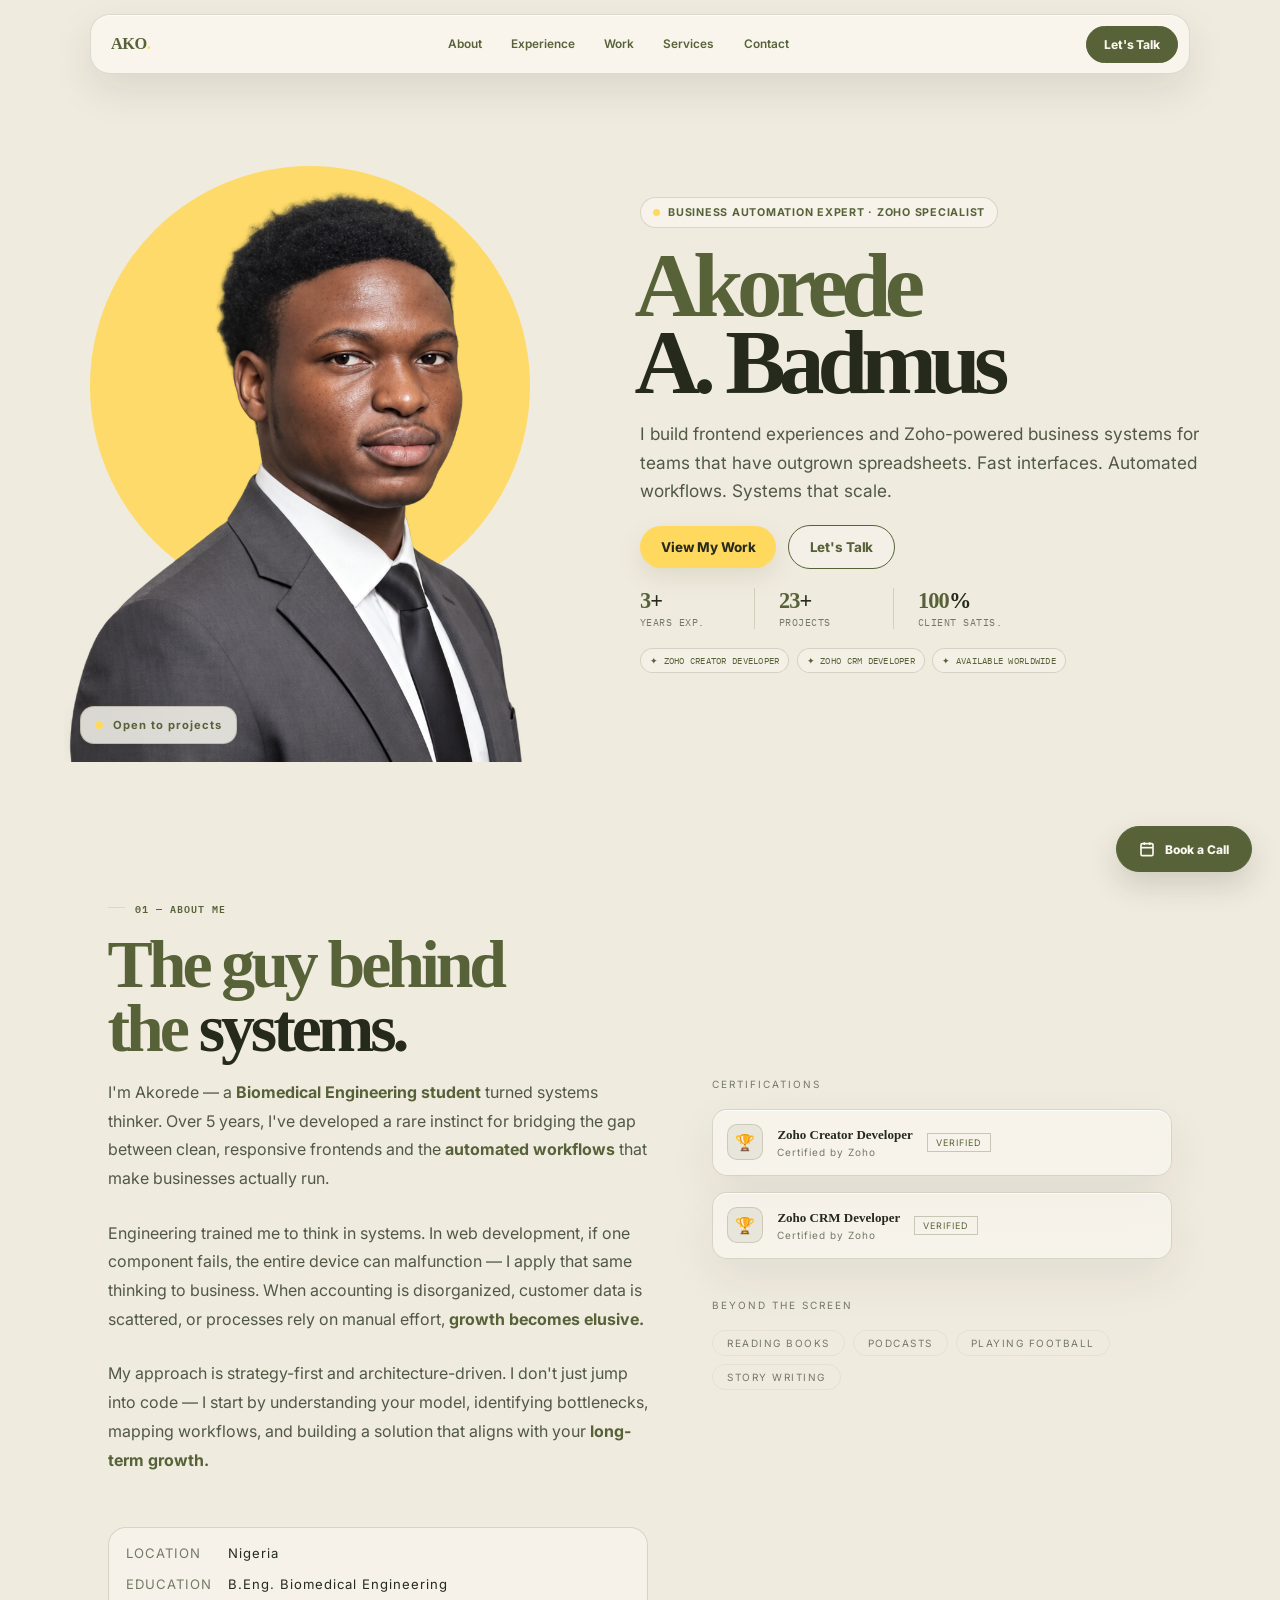
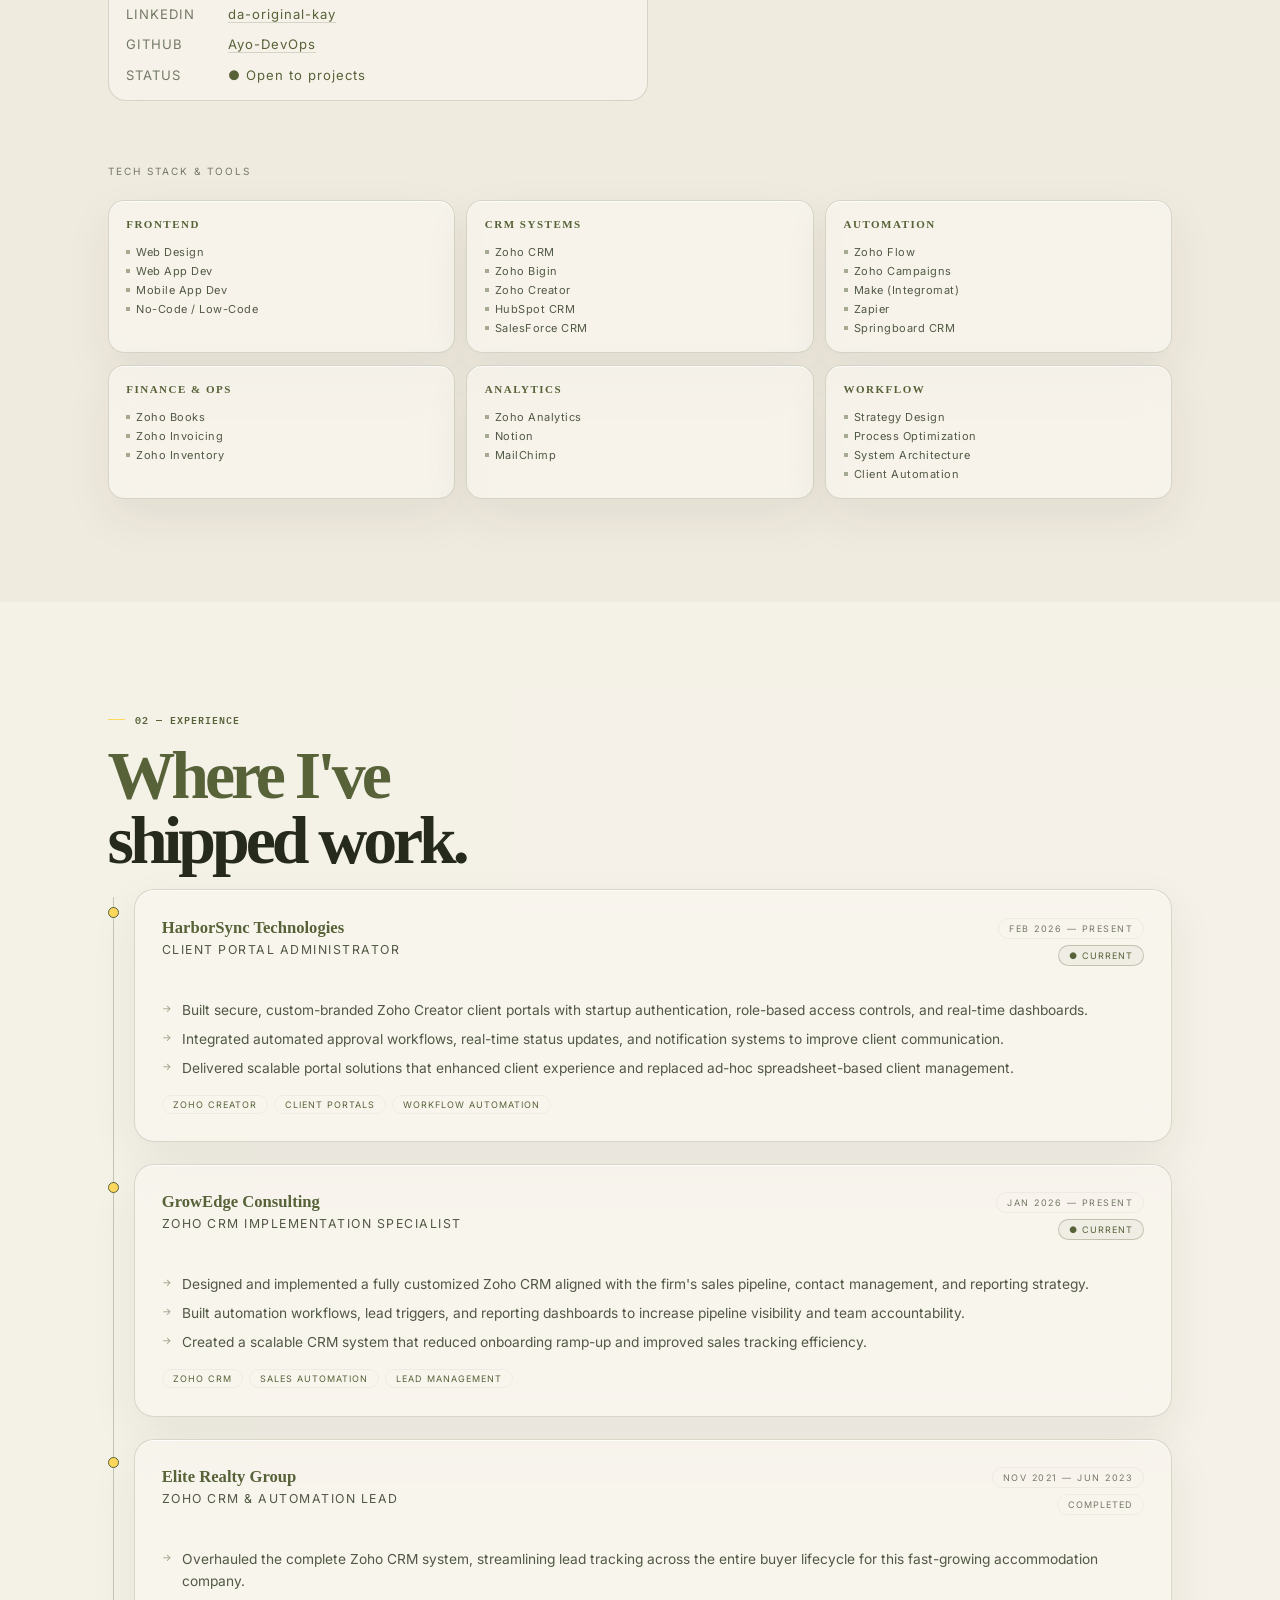
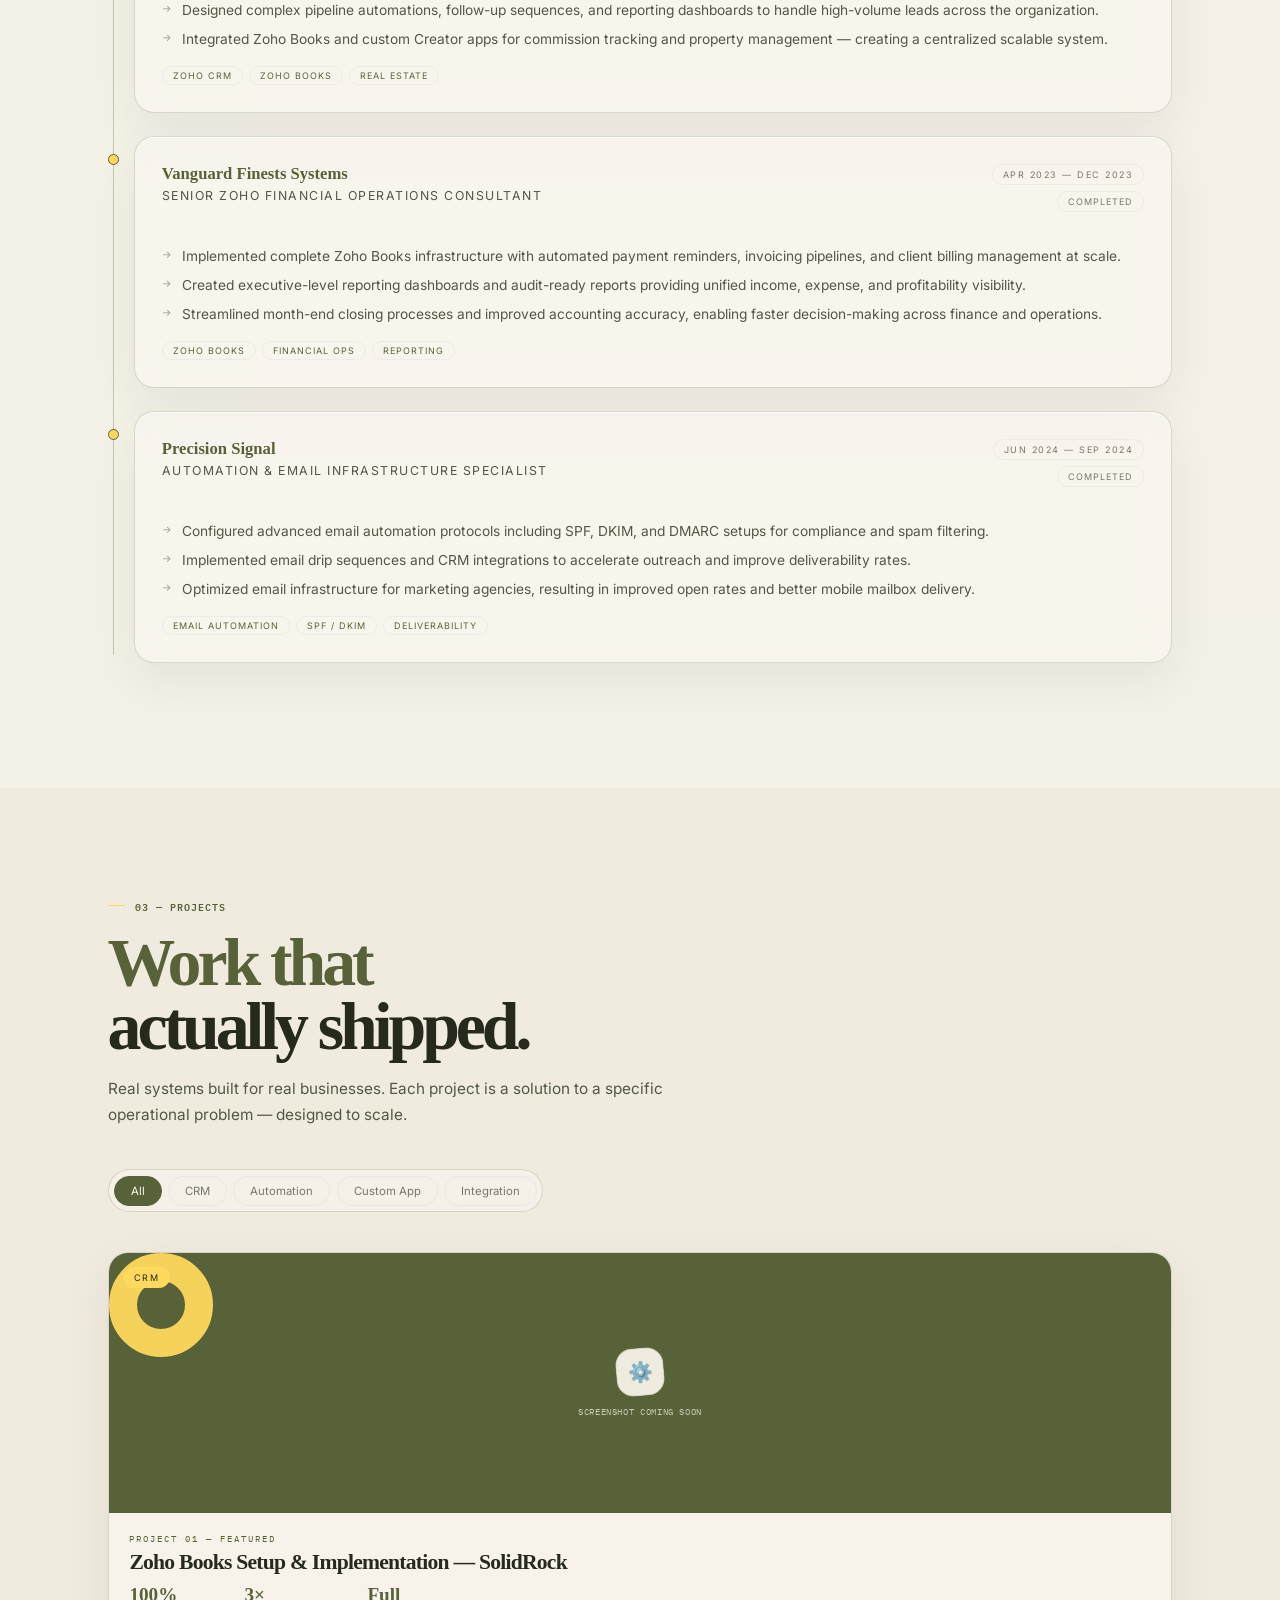
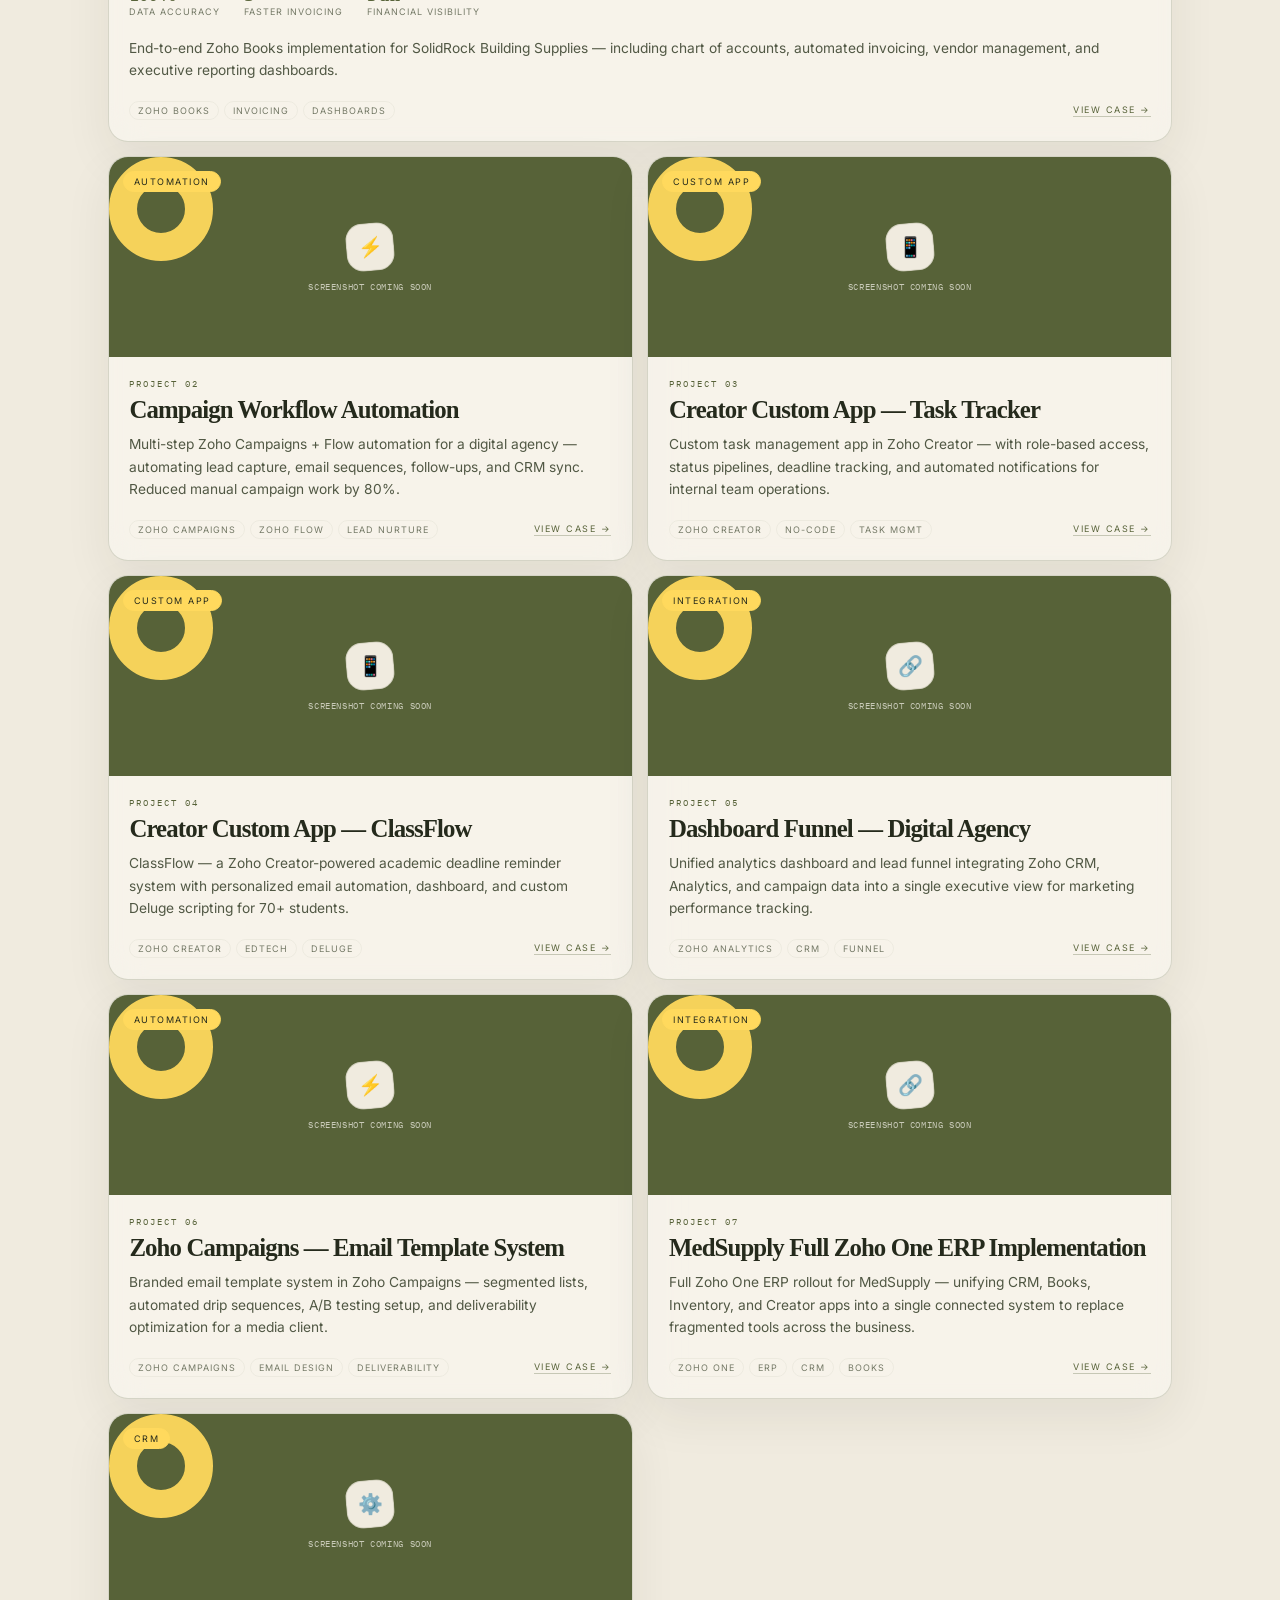
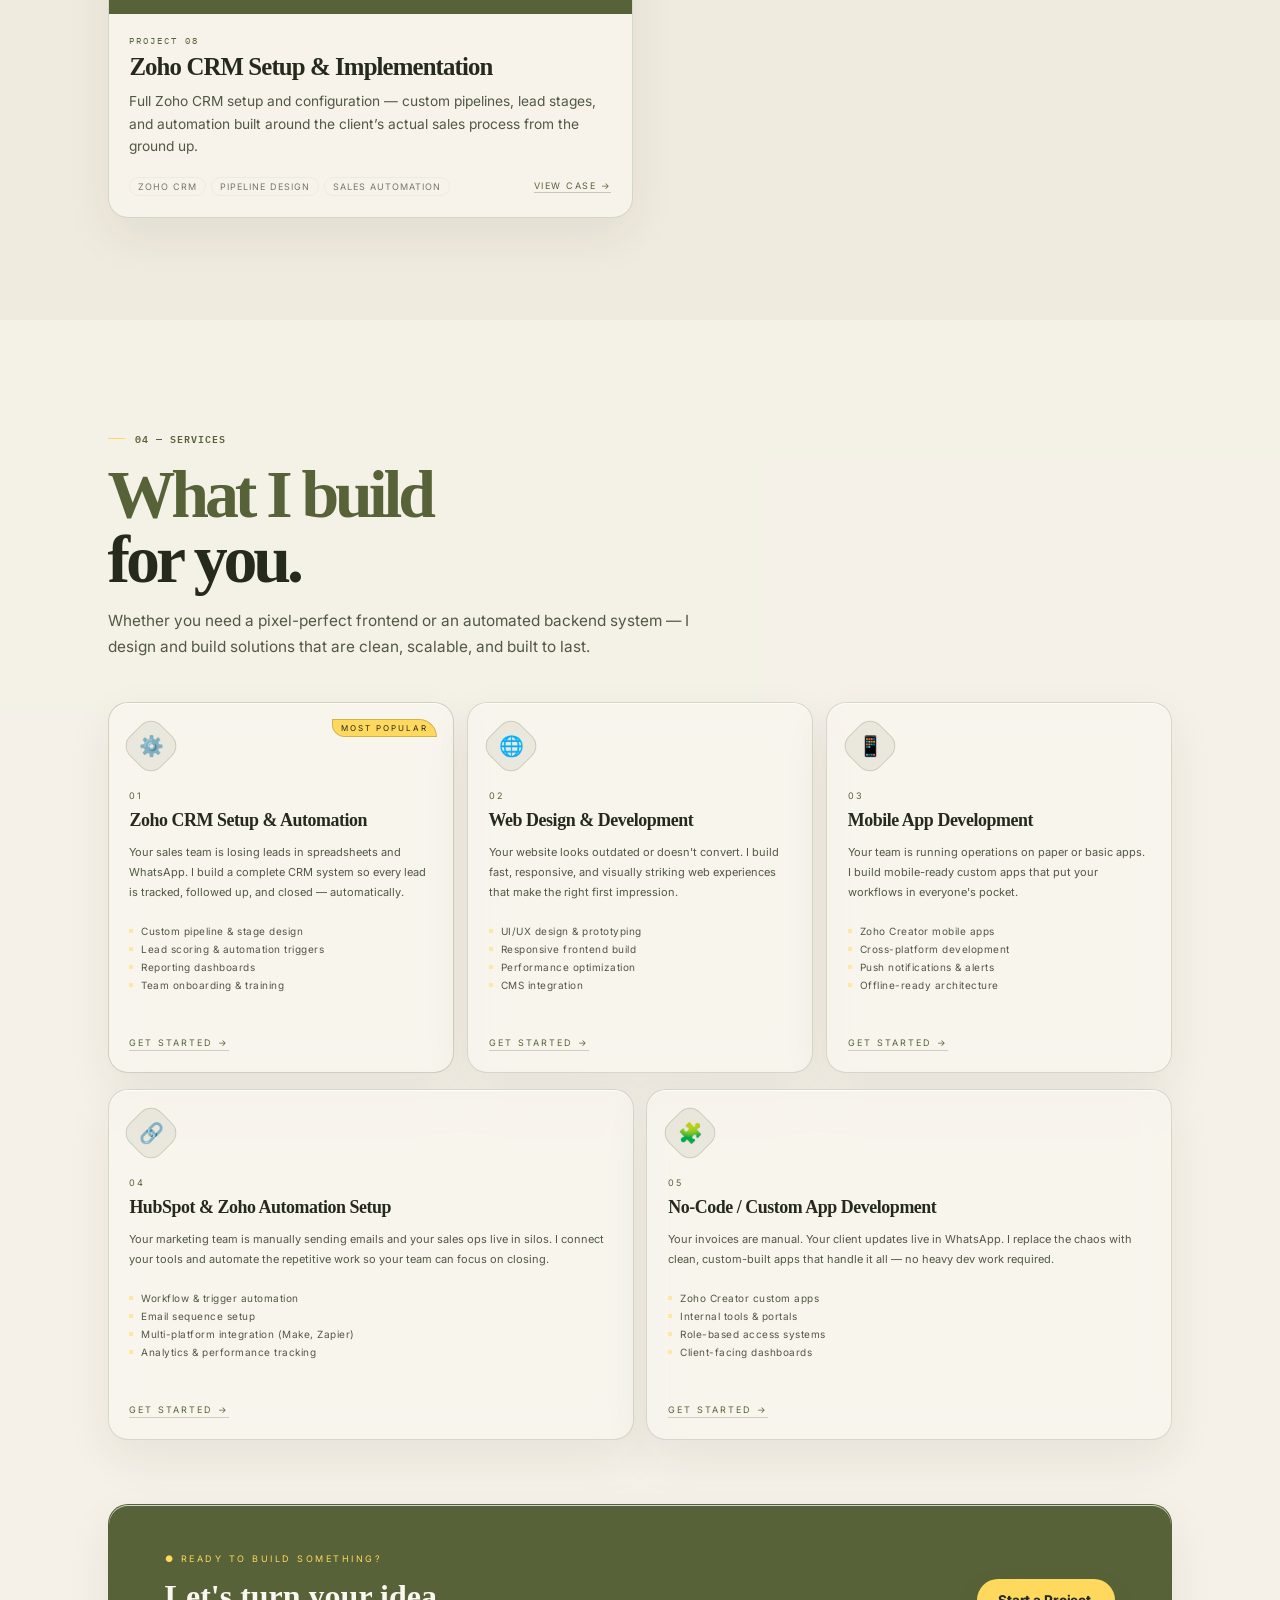
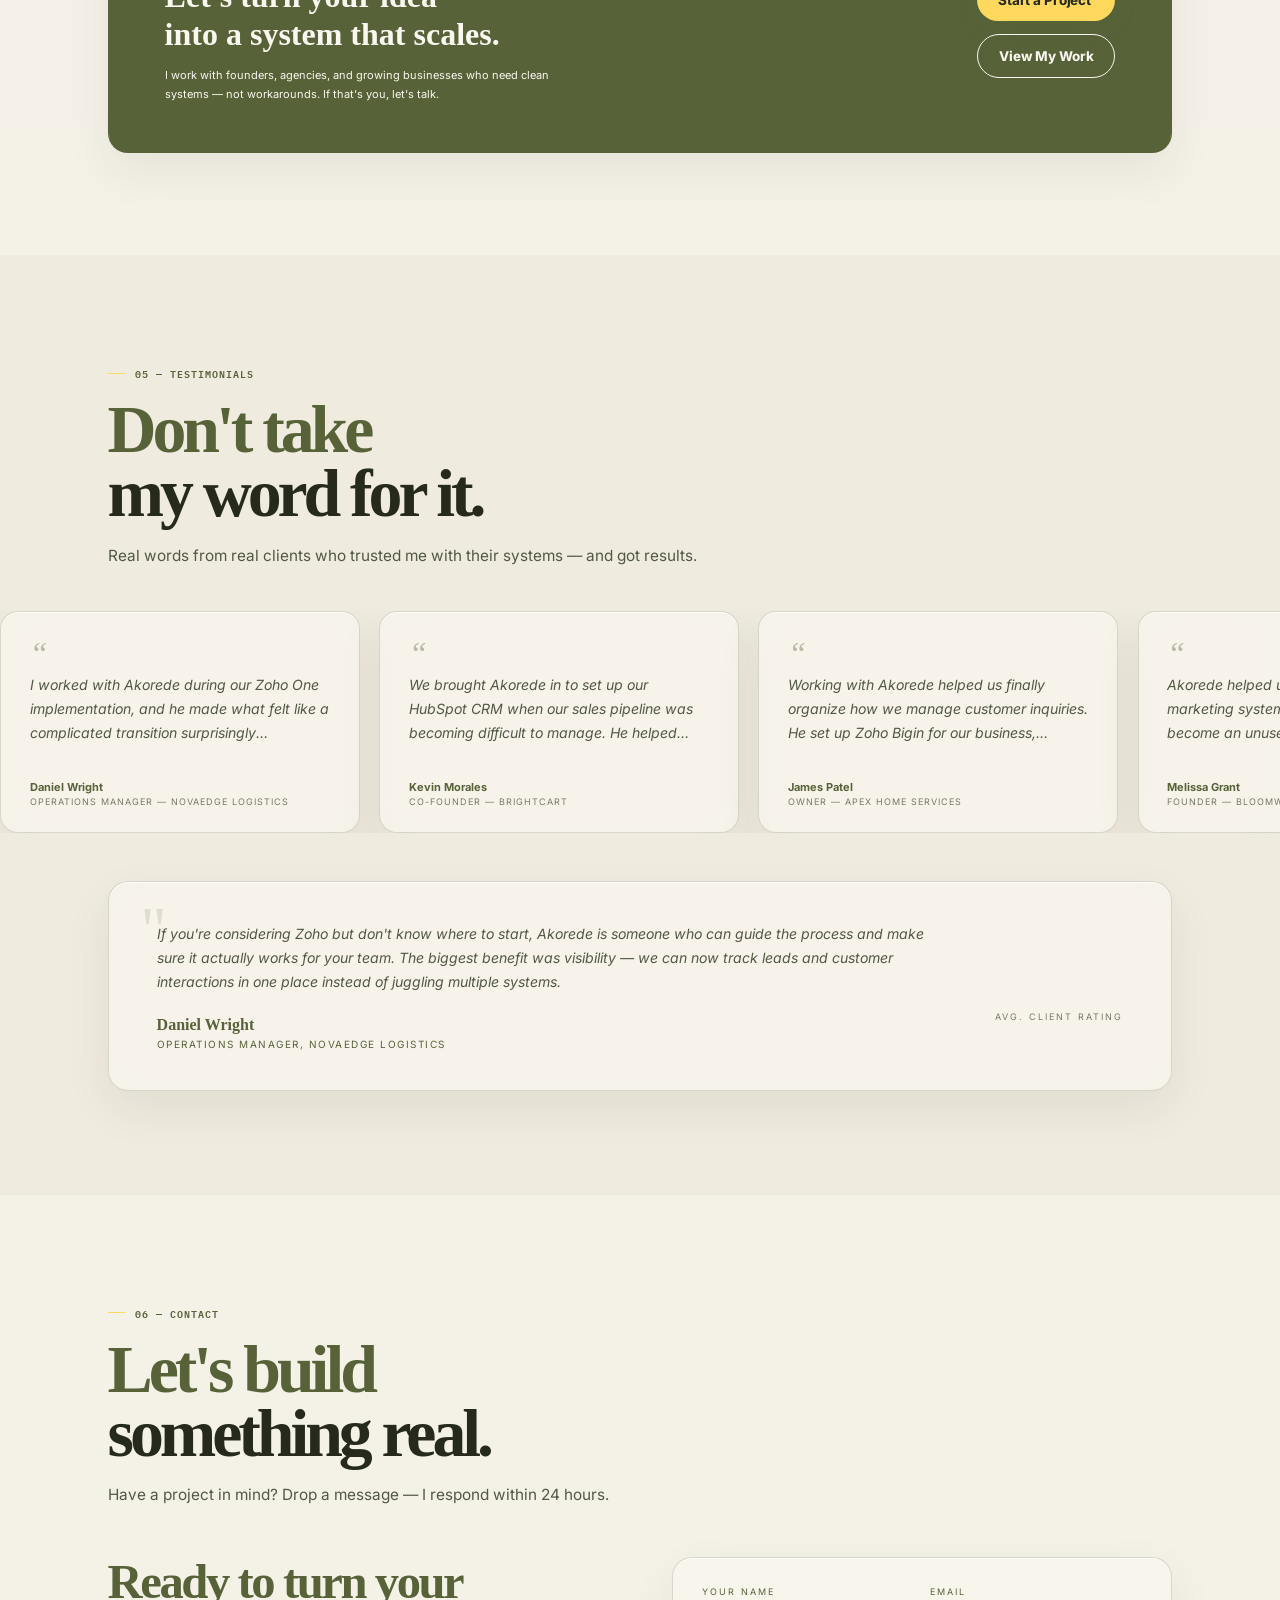
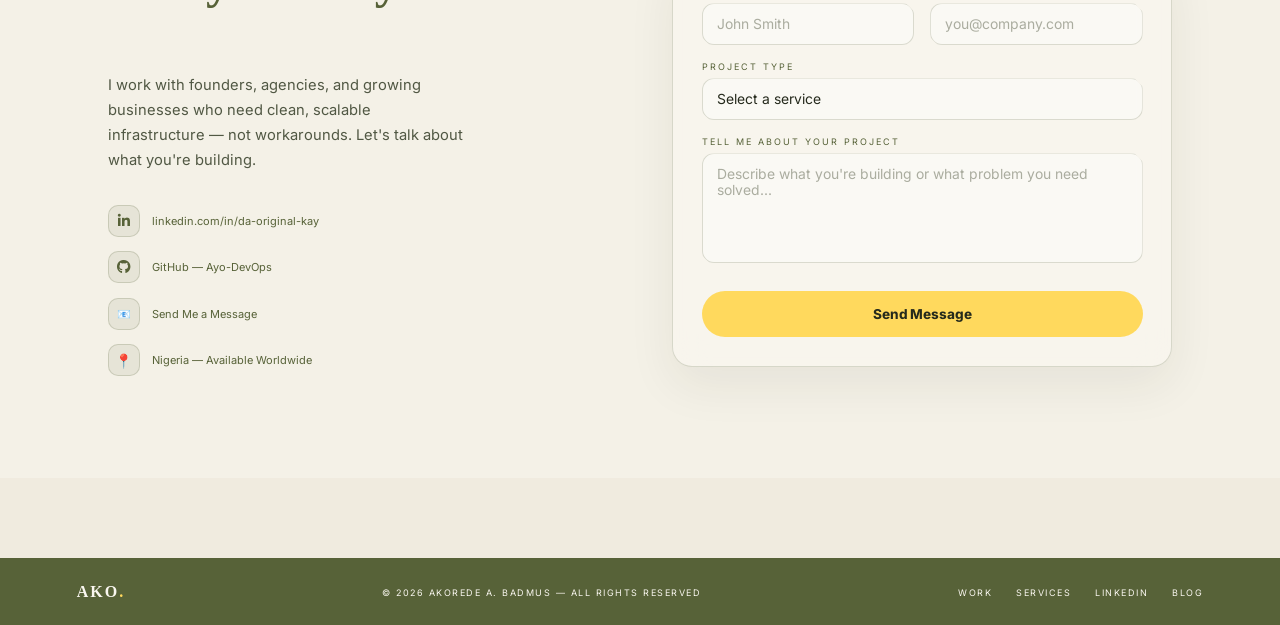
<file: index.html>
<!DOCTYPE html>
<html lang="en">
<head>
<script>
(function(){
  try {
    var saved = localStorage.getItem('akorede-theme');
    var theme = saved || 'dark';
    document.documentElement.setAttribute('data-theme', theme);
  } catch(e) {}
})();
</script>
<meta charset="UTF-8">
<meta name="viewport" content="width=device-width, initial-scale=1.0">
<title>Akorede A. Badmus — Business Automation Expert</title>
<meta name="description" content="Akorede Badmus is a Business Automation Expert who builds scalable web systems, CRM solutions, and business automation for growing teams.">
<meta name="keywords" content="Business Automation Expert, Zoho CRM, Automation Specialist, Web Developer, Nigeria, No-Code, HubSpot, Zoho Creator">
<meta name="author" content="Akorede A. Badmus">
<meta property="og:type" content="website">
<meta property="og:url" content="https://ayo-devops.github.io">
<meta property="og:title" content="Akorede A. Badmus — Business Automation Expert">
<meta property="og:description" content="I build business automation solutions and Zoho-powered systems for teams that have outgrown spreadsheets.">
<meta property="og:image" content="https://ayo-devops.github.io/assets/og-preview.jpg">
<meta name="twitter:card" content="summary_large_image">
<meta name="twitter:title" content="Akorede A. Badmus — Business Automation Expert">
<meta name="twitter:description" content="I build business automation solutions and Zoho-powered systems for teams that have outgrown spreadsheets.">
<meta name="twitter:image" content="https://ayo-devops.github.io/assets/og-preview.jpg">
<link rel="preconnect" href="https://fonts.googleapis.com">
<link href="https://fonts.googleapis.com/css2?family=Inter:wght@400;500;600;700&family=IBM+Plex+Mono:wght@400;500&display=swap" rel="stylesheet">
<link rel="icon" type="image/svg+xml" href="favicon.svg">
<link rel="stylesheet" href="https://cdnjs.cloudflare.com/ajax/libs/font-awesome/6.5.1/css/all.min.css" integrity="sha512-DTOQO9RWCH3ppGqcWaEA1BIZOC6xxalwEsw9c2QQeAIftl+Vegovlnee1c9QX4TctnWMn13TZye+giMm8e2LwA==" crossorigin="anonymous" referrerpolicy="no-referrer" />
<style>
/* ============================================================
   RESET & ROOT
   ============================================================ */
*, *::before, *::after { margin: 0; padding: 0; box-sizing: border-box; }
:root {
  --bg: #EDF1EF; --bg-rgb: 237,241,239;
  --bg2: #E2E7E4; --bg2-rgb: 226,231,228;
  --card: #FFFFFF;
  --card2: #FFFFFF; --card2-rgb: 255,255,255;
  --text: #16202B;
  --text-soft: #4B5763;
  --muted: #828D96; --muted-rgb: 130,141,150;
  --accent: #C2522B; --accent-rgb: 194,82,43;
  --accent-hover: #9C3F1F;
  --accent2: #3E6E86; --accent2-rgb: 62,110,134;
  --line-rgb: 22,32,43;
  --border: rgba(var(--accent-rgb),0.16);
  --danger: #C0392B; --danger-rgb: 192,57,43;
  --cat-automation: #2F6F76; --cat-automation-rgb: 47,111,118;
  --cat-app: #6B5B95; --cat-app-rgb: 107,91,149;
  --cat-integration: #A87A1E; --cat-integration-rgb: 168,122,30;
  --img-grad-1: #E6EAE7; --img-grad-2: #DBE1DD;
  --grid-alpha: 0.05;
  --font-display: 'Times New Roman', Times, serif;
  --font-body: 'Inter', sans-serif;
  --font-mono: 'IBM Plex Mono', monospace;
  color-scheme: light;
}
html[data-theme="dark"] {
  --bg: #11151A; --bg-rgb: 17,21,26;
  --bg2: #171C22; --bg2-rgb: 23,28,34;
  --card: #1A2027;
  --card2: #15191F; --card2-rgb: 21,25,31;
  --text: #ECEEEC;
  --text-soft: #A8B0B6;
  --muted: #6E7882; --muted-rgb: 110,120,130;
  --accent: #E08A52; --accent-rgb: 224,138,82;
  --accent-hover: #F4AE82;
  --accent2: #6FA8C9; --accent2-rgb: 111,168,201;
  --line-rgb: 255,255,255;
  --border: rgba(var(--accent-rgb),0.14);
  --danger: #FF7A6B; --danger-rgb: 255,122,107;
  --cat-automation: #7FC2C9; --cat-automation-rgb: 127,194,201;
  --cat-app: #B6A8D9; --cat-app-rgb: 182,168,217;
  --cat-integration: #E0B85A; --cat-integration-rgb: 224,184,90;
  --img-grad-1: #1A2230; --img-grad-2: #20283A;
  --grid-alpha: 0.03;
  color-scheme: dark;
}
html { scroll-behavior: smooth; }
body {
  background: var(--bg);
  color: var(--text);
  font-family: var(--font-mono), monospace;
  overflow-x: hidden;
}

/* ============================================================
   SHARED UTILITIES
   ============================================================ */
.section-tag {
  display: inline-flex; align-items: center; gap: 10px;
  font-size: 10px; letter-spacing: 2.5px;
  color: var(--accent); text-transform: uppercase; margin-bottom: 1.2rem;
}
.section-tag::before { content: ''; width: 28px; height: 1px; background: var(--accent); display: block; }
.section-title {
  font-family: var(--font-display), sans-serif;
  font-size: clamp(2rem, 5vw, 3.8rem);
  font-weight: 800; line-height: 1.05; margin-bottom: 1rem;
}
.section-title span {
  background: linear-gradient(135deg, var(--accent), var(--accent2));
  -webkit-background-clip: text; -webkit-text-fill-color: transparent; background-clip: text;
}
.section-sub {
  font-size: 11px; color: var(--muted); line-height: 1.8; max-width: 500px; margin-bottom: 3rem;
}
.grid-overlay {
  position: fixed; inset: 0; z-index: 0; pointer-events: none;
  background-image:
    linear-gradient(rgba(var(--accent-rgb),var(--grid-alpha)) 1px, transparent 1px),
    linear-gradient(90deg, rgba(var(--accent-rgb),var(--grid-alpha)) 1px, transparent 1px);
  background-size: 60px 60px;
}
.vignette {
  position: fixed; inset: 0; z-index: 1; pointer-events: none;
  background: radial-gradient(ellipse at center, transparent 40%, rgba(var(--bg-rgb),0.85) 100%);
}
section { position: relative; z-index: 2; }
.wrapper { max-width: 1100px; margin: 0 auto; padding: 0 6vw; }

/* ============================================================
   NAV
   ============================================================ */
nav {
  position: fixed; top: 0; left: 0; right: 0; z-index: 100;
  display: flex; align-items: center; justify-content: space-between;
  padding: 1.8rem 6vw;
  background: rgba(var(--bg-rgb),0.8);
  backdrop-filter: blur(12px);
  border-bottom: 1px solid rgba(var(--accent-rgb),0.05);
  opacity: 0; animation: fadeDown 0.8s ease 0.1s forwards;
}
.nav-logo {
  font-family: var(--font-display), sans-serif; font-size: 1.1rem; font-weight: 800;
  color: var(--text); letter-spacing: 2px; text-decoration: none;
}
.nav-logo span { color: var(--accent); }
.nav-links { display: flex; gap: 2.5rem; list-style: none; }
.nav-links a {
  font-size: 11px; letter-spacing: 1.5px; color: var(--muted);
  text-decoration: none; text-transform: uppercase; transition: color 0.2s;
}
.nav-links a:hover { color: var(--accent); }
.nav-cta {
  padding: 9px 20px;
  background: transparent; color: var(--accent);
  font-family: var(--font-mono), monospace; font-size: 10px; letter-spacing: 1.5px;
  border: 1px solid rgba(var(--accent-rgb),0.35); text-decoration: none;
  text-transform: uppercase; transition: all 0.2s;
  clip-path: polygon(0 0, calc(100% - 8px) 0, 100% 8px, 100% 100%, 8px 100%, 0 calc(100% - 8px));
}
.nav-cta:hover { background: rgba(var(--accent-rgb),0.08); }
.theme-toggle {
  display: flex; align-items: center; justify-content: center;
  width: 36px; height: 36px; flex-shrink: 0;
  background: transparent; color: var(--text);
  border: 1px solid rgba(var(--line-rgb),0.16); cursor: pointer;
  border-radius: 50%; transition: border-color 0.2s, color 0.2s;
}
.theme-toggle:hover { color: var(--accent); border-color: rgba(var(--accent-rgb),0.4); }
.theme-toggle svg { width: 16px; height: 16px; }
.theme-toggle .icon-moon { display: none; }
html[data-theme="dark"] .theme-toggle .icon-sun { display: none; }
html[data-theme="dark"] .theme-toggle .icon-moon { display: block; }

/* Hamburger — hidden by default on desktop */
.hamburger { display: none; flex-direction: column; gap: 5px; cursor: pointer; background: none; border: none; padding: 4px; z-index: 200; }
.hamburger span { display: block; width: 24px; height: 2px; background: var(--text); transition: all 0.3s ease; border-radius: 2px; }
.hamburger.open span:nth-child(1) { transform: rotate(45deg) translate(5px, 5px); }
.hamburger.open span:nth-child(2) { opacity: 0; transform: translateX(-8px); }
.hamburger.open span:nth-child(3) { transform: rotate(-45deg) translate(5px, -5px); }
.mobile-menu {
  display: none; position: fixed; inset: 0; z-index: 150;
  background: rgba(var(--bg2-rgb),0.98); backdrop-filter: blur(20px);
  flex-direction: column; align-items: center; justify-content: center; gap: 2rem;
}
.mobile-menu.open { display: flex; }
.mobile-menu-close {
  position: fixed; top: 1.3rem; right: 5vw; z-index: 250;
  width: 42px; height: 42px; display: flex; align-items: center; justify-content: center;
  background: var(--card); color: var(--text); border: 1px solid rgba(var(--line-rgb),0.18);
  border-radius: 50%; cursor: pointer; font-size: 22px; line-height: 1; padding: 0;
}
.mobile-menu-close:hover { color: var(--accent); border-color: rgba(var(--accent-rgb),0.4); }
.mobile-menu a {
  font-family: var(--font-display), sans-serif; font-size: clamp(1.5rem, 6vw, 2.2rem); font-weight: 800;
  color: var(--text); text-decoration: none; letter-spacing: 3px; text-transform: uppercase;
  transition: color 0.2s;
}
.mobile-menu a:hover { color: var(--accent); }
.mobile-menu .menu-accent-line { width: 40px; height: 1px; background: var(--accent); margin: 0.5rem 0; }

/* ============================================================
   HERO
   ============================================================ */
#hero {
  min-height: 100vh; display: flex; align-items: center;
  padding: 0 6vw; gap: 4vw; position: relative; overflow: hidden;
}
canvas#bg { position: fixed; top: 0; left: 0; width: 100%; height: 100%; z-index: 0; }
.hero-left { flex: 1; display: flex; flex-direction: column; gap: 1.6rem; position: relative; z-index: 3; }
.hero-tag {
  display: inline-flex; align-items: center; gap: 8px;
  font-size: 11px; letter-spacing: 2px; color: var(--accent); text-transform: uppercase;
  opacity: 0; animation: fadeUp 0.8s ease 0.3s forwards;
}
.hero-tag::before { content: ''; display: inline-block; width: 28px; height: 1px; background: var(--accent); }
.hero-name {
  font-family: 'Cormorant Garamond', serif;
  font-size: clamp(3.5rem, 7.5vw, 7rem); font-weight: 300; line-height: 0.95; color: var(--text);
  letter-spacing: 2px;
  opacity: 0; animation: fadeUp 0.9s ease 0.4s forwards;
}
.hero-name span {
  display: block;
  background: linear-gradient(135deg, var(--accent) 0%, var(--accent2) 100%);
  -webkit-background-clip: text; -webkit-text-fill-color: transparent; background-clip: text;
}
.hero-sub {
  font-size: clamp(0.75rem, 1.2vw, 0.9rem); color: var(--muted); line-height: 1.8; max-width: 480px;
  opacity: 0; animation: fadeUp 0.9s ease 0.6s forwards;
}
.hero-ctas {
  display: flex; align-items: center; gap: 1.2rem; flex-wrap: wrap;
  opacity: 0; animation: fadeUp 0.9s ease 0.8s forwards;
}
.btn-primary {
  padding: 14px 32px; background: var(--accent); color: var(--bg);
  font-family: var(--font-display), sans-serif; font-size: 0.85rem; font-weight: 700; letter-spacing: 1px;
  border: none; cursor: pointer; text-decoration: none;
  clip-path: polygon(0 0, calc(100% - 12px) 0, 100% 12px, 100% 100%, 12px 100%, 0 calc(100% - 12px));
  transition: all 0.2s;
}
.btn-primary:hover { background: var(--accent-hover); transform: translateY(-2px); }
.btn-secondary {
  padding: 14px 32px; background: transparent; color: var(--accent);
  font-family: var(--font-display), sans-serif; font-size: 0.85rem; font-weight: 700; letter-spacing: 1px;
  border: 1px solid var(--accent); cursor: pointer; text-decoration: none;
  clip-path: polygon(0 0, calc(100% - 12px) 0, 100% 12px, 100% 100%, 12px 100%, 0 calc(100% - 12px));
  transition: all 0.2s;
}
.btn-secondary:hover { background: rgba(var(--accent-rgb),0.08); transform: translateY(-2px); }
.hero-stats {
  display: flex; gap: 2.5rem;
  opacity: 0; animation: fadeUp 0.9s ease 1.0s forwards;
}
.stat { display: flex; flex-direction: column; gap: 2px; }
.stat-num { font-family: var(--font-display), sans-serif; font-size: 1.6rem; font-weight: 800; color: var(--text); }
.stat-num em { color: var(--accent); font-style: normal; }
.stat-label { font-size: 10px; letter-spacing: 1.5px; color: var(--muted); text-transform: uppercase; }
.hero-right {
  position: relative; width: clamp(260px, 30vw, 400px); flex-shrink: 0; z-index: 3;
  opacity: 0; animation: fadeIn 1.2s ease 0.5s forwards;
}
.photo-frame { position: relative; width: 100%; padding-bottom: 130%; }
.photo-border {
  position: absolute; inset: 0;
  border: 1px solid rgba(var(--accent-rgb),0.25);
  clip-path: polygon(0 0, calc(100% - 24px) 0, 100% 24px, 100% 100%, 24px 100%, 0 calc(100% - 24px));
}
.photo-img {
  position: absolute; inset: 0; width: 100%; height: 100%;
  object-fit: cover; object-position: center 15%;
  clip-path: polygon(0 0, calc(100% - 24px) 0, 100% 24px, 100% 100%, 24px 100%, 0 calc(100% - 24px));
  filter: grayscale(10%) contrast(1.05);
}
.photo-glow {
  position: absolute; bottom: -40px; left: 50%; transform: translateX(-50%);
  width: 60%; height: 80px;
  background: radial-gradient(ellipse, rgba(var(--accent-rgb),0.18) 0%, transparent 70%);
  pointer-events: none;
}
.accent-dot {
  position: absolute; top: -8px; left: -8px;
  width: 16px; height: 16px; border: 1px solid var(--accent);
  transform: rotate(45deg); animation: spinDot 8s linear infinite;
}
.hero-badge {
  position: absolute; bottom: 28px; left: -32px;
  background: rgba(var(--card2-rgb),0.95); border: 1px solid rgba(var(--accent-rgb),0.3);
  padding: 12px 16px; display: flex; align-items: center; gap: 10px;
  clip-path: polygon(0 0, calc(100% - 8px) 0, 100% 8px, 100% 100%, 8px 100%, 0 calc(100% - 8px));
  animation: float 3s ease-in-out infinite;
}
.badge-dot { width: 8px; height: 8px; background: var(--accent); border-radius: 50%; animation: pulse 2s ease infinite; }
.badge-text { font-size: 10px; color: var(--text); letter-spacing: 1px; }
.scroll-hint {
  position: absolute; bottom: 2.5rem; left: 50%; transform: translateX(-50%);
  display: flex; flex-direction: column; align-items: center; gap: 8px;
  opacity: 0; animation: fadeIn 1s ease 1.5s forwards; z-index: 3;
}
.scroll-hint span { font-size: 9px; letter-spacing: 2px; color: var(--muted); text-transform: uppercase; }
.scroll-line {
  width: 1px; height: 40px;
  background: linear-gradient(to bottom, var(--accent), transparent);
  animation: scrollPulse 2s ease-in-out infinite;
}

/* ============================================================
   ABOUT
   ============================================================ */
#about { padding: 70px 0; }
.about-grid { display: grid; grid-template-columns: 1fr 1fr; gap: 4rem; align-items: start; }
.bio-text { font-size: 13px; line-height: 2; color: var(--text-soft); margin-bottom: 1.6rem; }
.bio-text strong { color: var(--accent); font-weight: 400; }
.divider { width: 40px; height: 1px; background: linear-gradient(to right, var(--accent), transparent); margin: 1.6rem 0; }
.about-details { display: flex; flex-direction: column; gap: 0.9rem; }
.detail-row { display: flex; align-items: center; gap: 12px; font-size: 11px; letter-spacing: 1px; }
.detail-label { color: var(--muted); min-width: 90px; text-transform: uppercase; }
.detail-value { color: var(--text); }
.detail-value a { color: var(--accent); text-decoration: none; border-bottom: 1px solid rgba(var(--accent-rgb),0.2); transition: border-color 0.2s; }
.detail-value a:hover { border-color: var(--accent); }
.cert-label, .hobby-label { font-size: 10px; letter-spacing: 2px; color: var(--muted); text-transform: uppercase; margin-bottom: 1.2rem; }
.cert-cards { display: flex; flex-direction: column; gap: 1rem; margin-bottom: 2.5rem; }
.cert-card {
  background: var(--card); border: 1px solid var(--border); padding: 1rem 1.2rem;
  clip-path: polygon(0 0, calc(100% - 10px) 0, 100% 10px, 100% 100%, 10px 100%, 0 calc(100% - 10px));
  display: flex; align-items: center; gap: 14px; transition: border-color 0.2s, transform 0.2s; cursor: default;
}
.cert-card:hover { border-color: rgba(var(--accent-rgb),0.35); transform: translateX(4px); }
.cert-icon {
  width: 36px; height: 36px; flex-shrink: 0;
  background: rgba(var(--accent-rgb),0.08); border: 1px solid rgba(var(--accent-rgb),0.2);
  display: flex; align-items: center; justify-content: center; font-size: 16px;
}
.cert-name { font-family: var(--font-display), sans-serif; font-size: 13px; font-weight: 700; color: var(--text); margin-bottom: 3px; }
.cert-issuer { font-size: 10px; color: var(--muted); letter-spacing: 1px; }
.cert-badge { font-size: 9px; letter-spacing: 1px; color: var(--accent); border: 1px solid rgba(var(--accent-rgb),0.3); padding: 3px 8px; text-transform: uppercase; }
.hobby-pills { display: flex; flex-wrap: wrap; gap: 8px; }
.pill {
  font-size: 10px; letter-spacing: 1.5px; color: var(--muted);
  border: 1px solid rgba(var(--line-rgb),0.08); padding: 6px 14px; text-transform: uppercase; transition: all 0.2s; cursor: default;
}
.pill:hover { color: var(--accent); border-color: rgba(var(--accent-rgb),0.3); }
.skills-section { margin-top: 4rem; }
.skills-label { font-size: 10px; letter-spacing: 2px; color: var(--muted); text-transform: uppercase; margin-bottom: 1.4rem; }
.skill-categories { display: grid; grid-template-columns: repeat(3, 1fr); gap: 1rem; }
.skill-cat {
  background: var(--card); border: 1px solid var(--border); padding: 1.2rem;
  clip-path: polygon(0 0, calc(100% - 10px) 0, 100% 10px, 100% 100%, 10px 100%, 0 calc(100% - 10px));
  transition: border-color 0.2s;
}
.skill-cat:hover { border-color: rgba(var(--accent-rgb),0.3); }
.skill-cat-title { font-family: var(--font-display), sans-serif; font-size: 11px; font-weight: 700; color: var(--accent); letter-spacing: 1.5px; text-transform: uppercase; margin-bottom: 0.9rem; }
.skill-list { display: flex; flex-direction: column; gap: 5px; }
.skill-item { font-size: 11px; color: var(--text-soft); letter-spacing: 0.5px; display: flex; align-items: center; gap: 6px; }
.skill-item::before { content: ''; display: inline-block; width: 4px; height: 4px; background: var(--accent); opacity: 0.5; flex-shrink: 0; }

/* ============================================================
   EXPERIENCE
   ============================================================ */
#experience { padding: 70px 0; background: linear-gradient(to bottom, var(--bg), var(--bg2), var(--bg)); }
.timeline { position: relative; padding-left: 40px; }
.timeline::before {
  content: ''; position: absolute; left: 7px; top: 8px; bottom: 8px; width: 1px;
  background: linear-gradient(to bottom, var(--accent), rgba(var(--accent-rgb),0.1) 85%, transparent);
}
.timeline-item {
  position: relative; margin-bottom: 2.8rem;
  opacity: 0; transform: translateX(-16px);
  transition: opacity 0.6s ease, transform 0.6s ease;
}
.timeline-item.visible { opacity: 1; transform: translateX(0); }
.timeline-dot {
  position: absolute; left: -36px; top: 18px;
  width: 14px; height: 14px; border: 1px solid var(--accent);
  transform: rotate(45deg); background: var(--bg); transition: background 0.3s;
}
.timeline-item:hover .timeline-dot { background: var(--accent); }
.exp-card {
  background: var(--card); border: 1px solid var(--border); padding: 1.6rem 1.8rem;
  clip-path: polygon(0 0, calc(100% - 14px) 0, 100% 14px, 100% 100%, 14px 100%, 0 calc(100% - 14px));
  transition: border-color 0.3s, transform 0.3s; cursor: default;
}
.exp-card:hover { border-color: rgba(var(--accent-rgb),0.3); transform: translateX(6px); }
.card-header { display: flex; justify-content: space-between; align-items: flex-start; margin-bottom: 1rem; gap: 1rem; }
.company-name { font-family: var(--font-display), sans-serif; font-size: 1.05rem; font-weight: 800; color: var(--text); margin-bottom: 4px; }
.role-title { font-size: 11px; letter-spacing: 1.5px; color: var(--accent); text-transform: uppercase; }
.card-right { display: flex; flex-direction: column; align-items: flex-end; gap: 6px; }
.date-badge { font-size: 9px; letter-spacing: 1.5px; color: var(--muted); text-transform: uppercase; border: 1px solid rgba(var(--line-rgb),0.07); padding: 4px 10px; white-space: nowrap; }
.status-badge { font-size: 9px; letter-spacing: 1px; padding: 4px 10px; text-transform: uppercase; }
.status-present { color: var(--accent); border: 1px solid rgba(var(--accent-rgb),0.3); background: rgba(var(--accent-rgb),0.05); }
.status-past { color: var(--muted); border: 1px solid rgba(var(--line-rgb),0.06); }
.card-divider { width: 100%; height: 1px; background: linear-gradient(to right, rgba(var(--accent-rgb),0.15), transparent); margin: 1rem 0; }
.highlights { display: flex; flex-direction: column; gap: 7px; }
.highlight { font-size: 11px; line-height: 1.7; color: var(--text-soft); display: flex; gap: 10px; align-items: flex-start; }
.highlight::before { content: '→'; color: var(--accent); opacity: 0.6; flex-shrink: 0; margin-top: 1px; font-size: 10px; }
.exp-tags { display: flex; flex-wrap: wrap; gap: 6px; margin-top: 1rem; }
.exp-tag { font-size: 9px; letter-spacing: 1px; color: var(--muted); text-transform: uppercase; border: 1px solid rgba(var(--line-rgb),0.06); padding: 3px 10px; transition: all 0.2s; }
.exp-tag:hover { color: var(--accent); border-color: rgba(var(--accent-rgb),0.25); }

/* ============================================================
   PROJECTS
   ============================================================ */
#projects { padding: 70px 0; }
.filter-row { display: flex; gap: 8px; flex-wrap: wrap; margin-bottom: 2.5rem; }
.filter-btn {
  font-family: var(--font-mono), monospace; font-size: 9px; letter-spacing: 2px; text-transform: uppercase;
  color: var(--muted); background: transparent; border: 1px solid rgba(var(--line-rgb),0.07);
  padding: 7px 16px; cursor: pointer; transition: all 0.2s;
}
.filter-btn:hover, .filter-btn.active { color: var(--accent); border-color: rgba(var(--accent-rgb),0.35); background: rgba(var(--accent-rgb),0.05); }
.projects-grid { display: grid; grid-template-columns: repeat(2, 1fr); gap: 1.2rem; }
.project-card {
  background: var(--card); border: 1px solid var(--border);
  clip-path: polygon(0 0, calc(100% - 16px) 0, 100% 16px, 100% 100%, 16px 100%, 0 calc(100% - 16px));
  overflow: hidden; cursor: pointer;
  opacity: 0; transform: translateY(20px);
  transition: opacity 0.5s ease, transform 0.5s ease, border-color 0.3s;
}
.project-card.visible { opacity: 1; transform: translateY(0); }
.project-card:hover { border-color: rgba(var(--accent-rgb),0.35); transform: translateY(-4px); }
.project-card.p-featured { grid-column: span 2; }
.project-card.p-hidden { display: none; }
.card-img {
  width: 100%; height: 200px;
  background: linear-gradient(135deg, var(--img-grad-1) 0%, var(--img-grad-2) 100%);
  position: relative; overflow: hidden;
  display: flex; align-items: center; justify-content: center;
}
.p-featured .card-img { height: 260px; }
.img-ph { display: flex; flex-direction: column; align-items: center; gap: 10px; }
.img-ph-icon { width: 48px; height: 48px; border: 1px solid rgba(var(--accent-rgb),0.2); display: flex; align-items: center; justify-content: center; font-size: 20px; transform: rotate(45deg); }
.img-ph-icon span { transform: rotate(-45deg); display: block; }
.img-ph-text { font-size: 9px; letter-spacing: 2px; text-transform: uppercase; color: rgba(var(--accent-rgb),0.3); }
.card-img::after { content: ''; position: absolute; inset: 0; background: linear-gradient(to bottom, transparent 50%, var(--card) 100%); }
.cat-badge { position: absolute; top: 14px; left: 14px; z-index: 2; font-size: 9px; letter-spacing: 1.5px; text-transform: uppercase; padding: 4px 10px; }
.cat-crm { color: var(--accent); border: 1px solid rgba(var(--accent-rgb),0.3); background: rgba(var(--accent-rgb),0.07); }
.cat-automation { color: var(--cat-automation); border: 1px solid rgba(var(--cat-automation-rgb),0.3); background: rgba(var(--cat-automation-rgb),0.07); }
.cat-app { color: var(--cat-app); border: 1px solid rgba(var(--cat-app-rgb),0.3); background: rgba(var(--cat-app-rgb),0.07); }
.cat-integration { color: var(--cat-integration); border: 1px solid rgba(var(--cat-integration-rgb),0.3); background: rgba(var(--cat-integration-rgb),0.07); }
.card-body { padding: 1.4rem 1.6rem 1.6rem; }
.card-num { font-size: 9px; letter-spacing: 2px; color: rgba(var(--accent-rgb),0.4); text-transform: uppercase; margin-bottom: 6px; }
.card-title { font-family: var(--font-display), sans-serif; font-size: 1.1rem; font-weight: 800; color: var(--text); margin-bottom: 8px; line-height: 1.2; }
.p-featured .card-title { font-size: 1.35rem; }
.card-desc { font-size: 11px; line-height: 1.8; color: var(--text-soft); margin-bottom: 1.2rem; }
.card-footer { display: flex; justify-content: space-between; align-items: center; }
.card-tags { display: flex; flex-wrap: wrap; gap: 5px; }
.card-tag { font-size: 9px; letter-spacing: 1px; text-transform: uppercase; color: var(--muted); border: 1px solid rgba(var(--line-rgb),0.06); padding: 3px 8px; }
.card-link { font-size: 9px; letter-spacing: 1.5px; text-transform: uppercase; color: var(--accent); text-decoration: none; border-bottom: 1px solid rgba(var(--accent-rgb),0.3); padding-bottom: 1px; transition: border-color 0.2s; white-space: nowrap; margin-left: 12px; }
.card-link:hover { border-color: var(--accent); }
.result-row { display: flex; gap: 1.5rem; margin-bottom: 1.2rem; flex-wrap: wrap; }
.result-num { font-family: var(--font-display), sans-serif; font-size: 1.2rem; font-weight: 800; color: var(--accent); }
.result-label { font-size: 9px; letter-spacing: 1px; color: var(--muted); text-transform: uppercase; }
.admin-only { display: none !important; }
body.admin-mode .admin-only { display: flex !important; }
.cms-project-actions {
  gap: 8px; flex-wrap: wrap; margin: -1rem 0 2rem;
}
.admin-cms-float {
  position: fixed; right: 24px; bottom: 96px; z-index: 900;
  background: var(--accent); color: var(--bg); border-color: var(--accent);
  box-shadow: 0 0 30px rgba(var(--accent-rgb),0.22);
}
.cms-import-label { display: inline-flex; align-items: center; cursor: pointer; margin: 0; }
.cms-overlay {
  position: fixed; inset: 0; z-index: 1000; display: none;
  background: rgba(var(--bg-rgb),0.78); backdrop-filter: blur(14px);
}
.cms-overlay.open { display: block; }
.cms-panel {
  position: absolute; top: 0; right: 0; bottom: 0; width: min(620px, 100%);
  background: var(--bg2); border-left: 1px solid rgba(var(--accent-rgb),0.22);
  overflow-y: auto; padding: 2rem; box-shadow: -30px 0 80px rgba(0,0,0,0.45);
}
.cms-head { display: flex; justify-content: space-between; align-items: flex-start; gap: 1rem; margin-bottom: 1.5rem; }
.cms-title { font-family: var(--font-display), sans-serif; font-size: 1.7rem; font-weight: 800; color: var(--text); }
.cms-note { font-size: 11px; color: var(--muted); line-height: 1.8; margin-bottom: 1.5rem; }
.cms-close {
  width: 38px; height: 38px; flex-shrink: 0; cursor: pointer;
  background: transparent; color: var(--accent); border: 1px solid rgba(var(--accent-rgb),0.28);
}
.cms-form { display: grid; gap: 1rem; }
.cms-form-row { display: grid; grid-template-columns: 1fr 1fr; gap: 1rem; }
.cms-check { display: flex; align-items: center; gap: 10px; color: var(--muted); font-size: 11px; letter-spacing: 1px; text-transform: uppercase; }
.cms-check input { width: auto; }
.cms-actions { display: flex; gap: 8px; flex-wrap: wrap; margin: 0.5rem 0 1.2rem; }
.cms-list { display: grid; gap: 8px; border-top: 1px solid rgba(var(--accent-rgb),0.12); padding-top: 1rem; }
.cms-item {
  display: grid; grid-template-columns: 1fr auto; gap: 12px; align-items: center;
  border: 1px solid rgba(var(--line-rgb),0.07); background: var(--card); padding: 12px;
}
.cms-item-title { font-family: var(--font-display), sans-serif; font-size: 13px; font-weight: 800; color: var(--text); margin-bottom: 3px; }
.cms-item-meta { font-size: 9px; color: var(--muted); letter-spacing: 1px; text-transform: uppercase; }
.cms-item-actions { display: flex; gap: 6px; }
.cms-mini-btn {
  background: transparent; border: 1px solid rgba(var(--line-rgb),0.08); color: var(--accent);
  font-size: 9px; letter-spacing: 1px; text-transform: uppercase; padding: 7px 9px; cursor: pointer;
}
.cms-mini-btn.danger { color: var(--danger); border-color: rgba(var(--danger-rgb),0.28); }
.cms-toast {
  position: fixed; left: 50%; bottom: 24px; z-index: 1200; transform: translateX(-50%);
  background: var(--accent); color: var(--bg); padding: 12px 16px; font-family: var(--font-display), sans-serif;
  font-size: 12px; font-weight: 800; display: none;
}
.cms-toast.show { display: block; }

/* ============================================================
   SERVICES
   ============================================================ */
#services { padding: 70px 0; background: linear-gradient(to bottom, var(--bg), var(--bg2), var(--bg)); }
.services-grid { display: grid; grid-template-columns: repeat(3, 1fr); gap: 1rem; margin-bottom: 1rem; }
.services-grid-bottom { display: grid; grid-template-columns: repeat(2, 1fr); gap: 1rem; margin-bottom: 4rem; }
.service-card {
  background: var(--card); border: 1px solid var(--border); padding: 2rem 1.8rem;
  clip-path: polygon(0 0, calc(100% - 14px) 0, 100% 14px, 100% 100%, 14px 100%, 0 calc(100% - 14px));
  position: relative; overflow: hidden; transition: border-color 0.3s, transform 0.3s; cursor: default;
  opacity: 0; transform: translateY(20px);
}
.service-card.visible { opacity: 1; transform: translateY(0); }
.service-card:hover { border-color: rgba(var(--accent-rgb),0.4); transform: translateY(-5px); }
.service-card::before { content: ''; position: absolute; top: 0; left: 0; right: 0; height: 2px; background: linear-gradient(to right, var(--accent), transparent); opacity: 0; transition: opacity 0.3s; }
.service-card:hover::before { opacity: 1; }
.service-card.s-featured { border-color: rgba(var(--accent-rgb),0.25); }
.service-card.s-featured::before { opacity: 0.5; }
.featured-label { position: absolute; top: 16px; right: 16px; font-size: 8px; letter-spacing: 2px; text-transform: uppercase; color: var(--accent); border: 1px solid rgba(var(--accent-rgb),0.3); background: rgba(var(--accent-rgb),0.07); padding: 3px 8px; }
.service-icon { width: 44px; height: 44px; margin-bottom: 1.4rem; border: 1px solid rgba(var(--accent-rgb),0.2); display: flex; align-items: center; justify-content: center; font-size: 20px; transform: rotate(45deg); transition: background 0.3s; }
.service-icon span { transform: rotate(-45deg); display: block; }
.service-card:hover .service-icon { background: rgba(var(--accent-rgb),0.08); }
.service-num { font-size: 9px; letter-spacing: 2px; color: rgba(var(--accent-rgb),0.35); text-transform: uppercase; margin-bottom: 8px; }
.service-title { font-family: var(--font-display), sans-serif; font-size: 1.05rem; font-weight: 800; color: var(--text); margin-bottom: 10px; line-height: 1.25; }
.service-desc { font-size: 11px; line-height: 1.85; color: var(--text-soft); margin-bottom: 1.4rem; }
.service-items { display: flex; flex-direction: column; gap: 6px; margin-bottom: 1.4rem; }
.service-item { font-size: 10px; color: var(--muted); display: flex; align-items: center; gap: 8px; letter-spacing: 0.5px; }
.service-item::before { content: ''; width: 4px; height: 4px; flex-shrink: 0; background: var(--accent); opacity: 0.5; }
.svc-divider { width: 30px; height: 1px; background: linear-gradient(to right, var(--accent), transparent); margin-bottom: 1rem; }
.service-cta { display: inline-flex; align-items: center; gap: 6px; font-size: 9px; letter-spacing: 2px; text-transform: uppercase; color: var(--accent); text-decoration: none; border-bottom: 1px solid rgba(var(--accent-rgb),0.25); padding-bottom: 2px; transition: border-color 0.2s, gap 0.2s; }
.service-cta:hover { border-color: var(--accent); gap: 10px; }
.cta-banner {
  background: var(--card); border: 1px solid rgba(var(--accent-rgb),0.2); padding: 3rem 3.5rem;
  clip-path: polygon(0 0, calc(100% - 20px) 0, 100% 20px, 100% 100%, 20px 100%, 0 calc(100% - 20px));
  display: flex; align-items: center; justify-content: space-between; gap: 2rem;
  position: relative; overflow: hidden;
}
.cta-banner::before { content: ''; position: absolute; top: 0; left: 0; right: 0; height: 1px; background: linear-gradient(to right, transparent, var(--accent), transparent); }
.cta-banner-glow { position: absolute; right: -60px; top: 50%; transform: translateY(-50%); width: 300px; height: 300px; background: radial-gradient(circle, rgba(var(--accent2-rgb),0.12) 0%, transparent 70%); pointer-events: none; }
.cta-left { flex: 1; position: relative; z-index: 1; }
.cta-tag { font-size: 9px; letter-spacing: 2.5px; text-transform: uppercase; color: var(--accent); margin-bottom: 0.8rem; }
.cta-title { font-family: var(--font-display), sans-serif; font-size: clamp(1.3rem, 2.5vw, 2rem); font-weight: 800; color: var(--text); line-height: 1.2; margin-bottom: 0.8rem; }
.cta-sub { font-size: 11px; color: var(--muted); line-height: 1.7; max-width: 420px; }
.cta-actions { display: flex; flex-direction: column; gap: 0.8rem; position: relative; z-index: 1; flex-shrink: 0; }

/* ============================================================
   TESTIMONIALS
   ============================================================ */
#testimonials { padding: 70px 0; }
.marquee-wrapper { overflow: hidden; margin-bottom: 3rem; }
.marquee-track { display: flex; gap: 1.2rem; animation: marquee 32s linear infinite; width: max-content; }
.marquee-wrapper:hover .marquee-track { animation-play-state: paused; }
.tcard {
  background: var(--card); border: 1px solid var(--border); padding: 1.6rem 1.8rem;
  width: 360px; flex-shrink: 0;
  clip-path: polygon(0 0, calc(100% - 12px) 0, 100% 12px, 100% 100%, 12px 100%, 0 calc(100% - 12px));
  transition: border-color 0.3s; cursor: default;
}
.tcard:hover { border-color: rgba(var(--accent-rgb),0.3); }
.tcard-quote { font-size: 11px; line-height: 1.9; color: var(--text-soft); font-style: italic; margin-bottom: 1.2rem; display: -webkit-box; -webkit-line-clamp: 4; line-clamp: 4; -webkit-box-orient: vertical; overflow: hidden; }
.tcard-quote::before { content: '\201C'; font-family: var(--font-display), sans-serif; font-size: 2rem; color: var(--accent); opacity: 0.4; display: block; line-height: 1; margin-bottom: 4px; }
.tcard-divider { width: 24px; height: 1px; background: linear-gradient(to right, var(--accent), transparent); margin-bottom: 0.9rem; }
.tcard-author { font-size: 11px; font-weight: 700; color: var(--text); margin-bottom: 2px; }
.tcard-role { font-size: 9px; letter-spacing: 1px; color: var(--muted); text-transform: uppercase; }
.featured-testi {
  background: var(--card); border: 1px solid rgba(var(--accent-rgb),0.2); padding: 2.5rem 3rem;
  clip-path: polygon(0 0, calc(100% - 20px) 0, 100% 20px, 100% 100%, 20px 100%, 0 calc(100% - 20px));
  margin-bottom: 0; position: relative; overflow: hidden;
}
.featured-testi::before { content: ''; position: absolute; top: 0; left: 0; right: 0; height: 1px; background: linear-gradient(to right, transparent, var(--accent), transparent); }
.ft-inner { display: grid; grid-template-columns: 1fr auto; gap: 3rem; align-items: center; }
.ft-big-quote { font-family: var(--font-display), sans-serif; font-size: 4rem; color: var(--accent); opacity: 0.15; line-height: 1; position: absolute; top: 1rem; left: 2rem; pointer-events: none; }
.ft-quote { font-size: 13px; line-height: 2; color: var(--text-soft); font-style: italic; position: relative; z-index: 1; margin-bottom: 1.4rem; }
.ft-author { font-family: var(--font-display), sans-serif; font-size: 1rem; font-weight: 800; color: var(--text); }
.ft-role { font-size: 10px; letter-spacing: 1.5px; color: var(--accent); text-transform: uppercase; margin-top: 4px; }
.ft-stat { text-align: center; flex-shrink: 0; }
.ft-stat-num { font-family: var(--font-display), sans-serif; font-size: 3rem; font-weight: 800; background: linear-gradient(135deg, var(--accent), var(--accent2)); -webkit-background-clip: text; -webkit-text-fill-color: transparent; background-clip: text; }
.ft-stat-label { font-size: 9px; letter-spacing: 2px; color: var(--muted); text-transform: uppercase; margin-top: 4px; }

/* ============================================================
   CONTACT
   ============================================================ */
#contact { padding: 70px 0 0; border-top: 1px solid rgba(var(--accent-rgb),0.08); }
.contact-grid { display: grid; grid-template-columns: 1fr 1fr; gap: 4rem; margin-top: 3rem; }
.contact-tagline { font-family: var(--font-display), sans-serif; font-size: clamp(1.4rem, 3vw, 2.2rem); font-weight: 800; line-height: 1.2; margin-bottom: 1rem; color: var(--text); }
.contact-tagline span { background: linear-gradient(135deg, var(--accent), var(--accent2)); -webkit-background-clip: text; -webkit-text-fill-color: transparent; background-clip: text; }
.contact-desc { font-size: 11px; line-height: 1.9; color: var(--muted); margin-bottom: 2rem; max-width: 360px; }
.contact-links { display: flex; flex-direction: column; gap: 0.9rem; }
.contact-link-row { display: flex; align-items: center; gap: 12px; font-size: 11px; color: var(--text-soft); text-decoration: none; transition: color 0.2s; }
.contact-link-row:hover { color: var(--accent); }
.contact-link-icon { width: 32px; height: 32px; flex-shrink: 0; border: 1px solid rgba(var(--accent-rgb),0.2); display: flex; align-items: center; justify-content: center; font-size: 14px; transition: border-color 0.2s, background 0.2s; }
.contact-link-row:hover .contact-link-icon { border-color: var(--accent); background: rgba(var(--accent-rgb),0.07); }
.form-group { margin-bottom: 1rem; }
.form-row { display: grid; grid-template-columns: 1fr 1fr; gap: 1rem; margin-bottom: 1rem; }
label { display: block; font-size: 9px; letter-spacing: 2px; text-transform: uppercase; color: var(--muted); margin-bottom: 6px; }
input, textarea, select {
  width: 100%; background: var(--card2); border: 1px solid rgba(var(--line-rgb),0.07);
  color: var(--text); font-family: var(--font-mono), monospace; font-size: 11px; padding: 12px 14px;
  outline: none; transition: border-color 0.2s;
  clip-path: polygon(0 0, calc(100% - 8px) 0, 100% 8px, 100% 100%, 8px 100%, 0 calc(100% - 8px));
}
input:focus, textarea:focus, select:focus { border-color: rgba(var(--accent-rgb),0.4); }
input::placeholder, textarea::placeholder { color: rgba(var(--muted-rgb),0.6); }
textarea { height: 110px; resize: none; }
select { appearance: none; cursor: pointer; }
select option { background: var(--card); }
.submit-btn {
  width: 100%; padding: 15px; background: var(--accent); color: var(--bg);
  font-family: var(--font-display), sans-serif; font-size: 0.85rem; font-weight: 800; letter-spacing: 1.5px; text-transform: uppercase;
  border: none; cursor: pointer; margin-top: 0.5rem;
  clip-path: polygon(0 0, calc(100% - 12px) 0, 100% 12px, 100% 100%, 12px 100%, 0 calc(100% - 12px));
  transition: all 0.2s;
}
.submit-btn:hover { background: var(--accent-hover); transform: translateY(-2px); }

/* ============================================================
   FOOTER
   ============================================================ */
footer {
  margin-top: 5rem; padding: 2.5rem 6vw;
  border-top: 1px solid rgba(var(--line-rgb),0.05);
  display: flex; justify-content: space-between; align-items: center;
  flex-wrap: wrap; gap: 1rem; position: relative; z-index: 2;
}
.footer-logo { font-family: var(--font-display), sans-serif; font-size: 1rem; font-weight: 800; color: var(--text); letter-spacing: 2px; }
.footer-logo span { color: var(--accent); }
.footer-copy { font-size: 9px; letter-spacing: 1.5px; color: var(--muted); text-transform: uppercase; }
.footer-links { display: flex; gap: 1.5rem; }
.footer-links a { font-size: 9px; letter-spacing: 1.5px; text-transform: uppercase; color: var(--muted); text-decoration: none; transition: color 0.2s; }
.footer-links a:hover { color: var(--accent); }

/* ============================================================
   ANIMATIONS
   ============================================================ */
@keyframes fadeUp { from { opacity:0; transform:translateY(24px); } to { opacity:1; transform:translateY(0); } }
@keyframes fadeIn { from { opacity:0; } to { opacity:1; } }
@keyframes fadeDown { from { opacity:0; transform:translateY(-16px); } to { opacity:1; transform:translateY(0); } }
@keyframes float { 0%,100% { transform:translateY(0); } 50% { transform:translateY(-8px); } }
@keyframes pulse { 0%,100% { opacity:1; transform:scale(1); } 50% { opacity:0.5; transform:scale(1.5); } }
@keyframes spinDot { from { transform:rotate(45deg); } to { transform:rotate(405deg); } }
@keyframes scrollPulse { 0%,100% { opacity:1; } 50% { opacity:0.3; } }
/* Trust badges */
.trust-badges {
  display: flex; flex-wrap: wrap; gap: 8px;
  opacity: 0; animation: fadeUp 0.9s ease 1.2s forwards;
}
.trust-badge {
  font-size: 9px; letter-spacing: 1.5px; text-transform: uppercase;
  color: var(--muted); border: 1px solid rgba(var(--line-rgb),0.08);
  padding: 5px 12px; transition: all 0.2s;
}
.trust-badge:hover { color: var(--accent); border-color: rgba(var(--line-rgb),0.18); }

/* Focus states for accessibility */
a:focus-visible, button:focus-visible, input:focus-visible, textarea:focus-visible, select:focus-visible {
  outline: 2px solid var(--accent);
  outline-offset: 3px;
}

/* Reduced motion */
@media (prefers-reduced-motion: reduce) {
  *, *::before, *::after { animation-duration: 0.01ms !important; transition-duration: 0.01ms !important; }
  .marquee-track { animation: none !important; }
  canvas#bg { display: none; }
}

@keyframes marquee { from { transform:translateX(0); } to { transform:translateX(-50%); } }

/* ============================================================
   RESPONSIVE
   ============================================================ */
/* ── TABLET ── */
@media (max-width: 1024px) {
  .skill-categories { grid-template-columns: repeat(2, 1fr); }
  .services-grid { grid-template-columns: repeat(2, 1fr); }
  .hero-right { width: clamp(200px, 28vw, 340px); }
  .ft-inner { gap: 1.5rem; }
}

/* ── MOBILE ── */
@media (max-width: 768px) {
  /* Nav */
  nav { padding: 1.2rem 5vw; }
  .nav-links { display: none; }
  .nav-cta { display: none; }
  .hamburger { display: flex; }

  /* Global section spacing */
  #about, #experience, #projects, #services, #testimonials { padding: 45px 0; }
  #contact { padding: 45px 0 0; }
  .wrapper { padding: 0 5vw; }

  /* Hero */
  #hero {
    flex-direction: column-reverse;
    padding: 100px 5vw 60px;
    min-height: auto;
    gap: 2rem;
    text-align: center;
  }
  .hero-left { gap: 1.2rem; align-items: center; }
  .hero-right { width: 200px; margin: 0 auto; flex-shrink: 0; }
  .photo-frame { padding-bottom: 120%; }
  .hero-badge { left: -8px; bottom: 16px; padding: 8px 12px; }
  .badge-text { font-size: 9px; }
  .hero-ctas { justify-content: center; flex-wrap: wrap; gap: 0.8rem; }
  .hero-stats { justify-content: center; gap: 1.5rem; }
  .stat-num { font-size: 1.3rem; }
  .hero-sub { font-size: 11px; max-width: 100%; }
  .scroll-hint { display: none; }
  .trust-badges { justify-content: center; }

  /* About */
  .about-grid { grid-template-columns: 1fr; gap: 2rem; }
  .skill-categories { grid-template-columns: repeat(2, 1fr); }
  .skills-section { margin-top: 2rem; }

  /* Experience */
  .timeline { padding-left: 28px; }
  .timeline-dot { left: -24px; top: 16px; width: 12px; height: 12px; }
  .exp-card { padding: 1.2rem 1.2rem; }
  .card-header { flex-direction: column; gap: 0.6rem; }
  .card-right { align-items: flex-start; flex-direction: row; flex-wrap: wrap; gap: 6px; }
  .company-name { font-size: 0.95rem; }

  /* Projects */
  .projects-grid { grid-template-columns: 1fr; }
  .project-card.p-featured { grid-column: span 1; }
  .p-featured .card-img { height: 180px; }
  .card-img { height: 160px; }
  .filter-row { gap: 6px; }
  .filter-btn { font-size: 8px; padding: 6px 10px; }
  .admin-cms-float { right: 16px; bottom: 78px; }
  .cms-form-row { grid-template-columns: 1fr; }
  .cms-panel { padding: 1.4rem; }

  /* Services */
  .services-grid { grid-template-columns: 1fr; }
  .services-grid-bottom { grid-template-columns: 1fr; margin-bottom: 2rem; }
  .service-card { padding: 1.4rem 1.4rem; }
  .cta-banner {
    flex-direction: column;
    padding: 2rem 1.6rem;
    gap: 1.5rem;
    clip-path: polygon(0 0, calc(100% - 12px) 0, 100% 12px, 100% 100%, 12px 100%, 0 calc(100% - 12px));
  }
  .cta-actions { width: 100%; }
  .cta-actions .btn-primary,
  .cta-actions .btn-secondary { display: block; text-align: center; width: 100%; }

  /* Testimonials */
  .marquee-wrapper { overflow-x: auto; -webkit-overflow-scrolling: touch; scroll-snap-type: x mandatory; scrollbar-width: none; }
  .marquee-wrapper::-webkit-scrollbar { display: none; }
  .marquee-track { animation: none !important; width: max-content; }
  .tcard { width: 84vw; scroll-snap-align: center; }
  .featured-testi { padding: 1.8rem 1.4rem; }
  .ft-inner { grid-template-columns: 1fr; gap: 1.2rem; }
  .ft-big-quote { font-size: 2.5rem; }
  .ft-quote { font-size: 11px; }
  .ft-stat { display: none; }

  /* Contact */
  .contact-grid { grid-template-columns: 1fr; gap: 2rem; margin-top: 2rem; }
  .form-row { grid-template-columns: 1fr; }
  .contact-tagline { font-size: 1.3rem; }

  /* Footer */
  footer { flex-direction: column; align-items: flex-start; gap: 0.8rem; padding: 2rem 5vw; }
  .footer-links { flex-wrap: wrap; gap: 1rem; }
}

/* ── SMALL MOBILE ── */
@media (max-width: 400px) {
  .skill-categories { grid-template-columns: 1fr; }
  .hero-right { width: 170px; }
  .stat-num { font-size: 1.1rem; }
  .hero-stats { gap: 1rem; }
  .btn-primary, .btn-secondary { padding: 12px 22px; font-size: 0.75rem; }
}
</style>
<link rel="stylesheet" href="revamp.css">
</head>

<!--Start of Tawk.to Script-->
<script type="text/javascript">
var Tawk_API=Tawk_API||{}, Tawk_LoadStart=new Date();
(function(){
var s1=document.createElement("script"),s0=document.getElementsByTagName("script")[0];
s1.async=true;
s1.src='https://embed.tawk.to/6abb6f4160c27234400e777c/1k3m2l6o6';
s1.charset='UTF-8';
s1.setAttribute('crossorigin','*');
s0.parentNode.insertBefore(s1,s0);
})();
</script>
<!--End of Tawk.to Script-->
<body>

<canvas id="bg"></canvas>
<div class="grid-overlay"></div>
<div class="vignette"></div>

<!-- NAV -->
<nav>
  <a href="#hero" class="nav-logo">AKO<span>.</span></a>
  <ul class="nav-links">
    <li><a href="#about">About</a></li>
    <li><a href="#experience">Experience</a></li>
    <li><a href="#projects">Work</a></li>
    <li><a href="#services">Services</a></li>
    <li><a href="#contact">Contact</a></li>
  </ul>
  <button class="theme-toggle" id="themeToggle" aria-label="Toggle dark mode" title="Toggle dark mode">
    <svg class="icon-sun" viewBox="0 0 24 24" fill="none" stroke="currentColor" stroke-width="2" stroke-linecap="round"><circle cx="12" cy="12" r="4"/><path d="M12 2v2M12 20v2M4.93 4.93l1.41 1.41M17.66 17.66l1.41 1.41M2 12h2M20 12h2M4.93 19.07l1.41-1.41M17.66 6.34l1.41-1.41"/></svg>
    <svg class="icon-moon" viewBox="0 0 24 24" fill="none" stroke="currentColor" stroke-width="2" stroke-linecap="round" stroke-linejoin="round"><path d="M21 12.79A9 9 0 1 1 11.21 3 7 7 0 0 0 21 12.79z"/></svg>
  </button>
  <a href="#contact" class="nav-cta">Let's Talk</a>
  <button class="hamburger" id="hamburger" aria-label="Open menu" aria-controls="mobileMenu" aria-expanded="false">
    <span></span><span></span><span></span>
  </button>
</nav>

<!-- Mobile menu overlay -->
<div class="mobile-menu" id="mobileMenu" aria-hidden="true">
  <button type="button" class="mobile-menu-close" id="mobileMenuClose" onclick="closeMobileMenu()" aria-label="Close menu">×</button>
  <a href="#about" onclick="closeMobileMenu()">About</a>
  <a href="#experience" onclick="closeMobileMenu()">Experience</a>
  <a href="#projects" onclick="closeMobileMenu()">Work</a>
  <a href="#services" onclick="closeMobileMenu()">Services</a>
  <a href="#contact" onclick="closeMobileMenu()">Contact</a>
  <a href="#contact" onclick="closeMobileMenu()" style="color:var(--accent); font-size:1rem; letter-spacing:3px; margin-top:1rem;">Let's Talk</a>
</div>

<!-- ============================================================
     HERO
     ============================================================ -->
<section id="hero">
  <div class="hero-left">
    <div class="hero-tag">Business Automation Expert · Zoho Specialist</div>
    <h1 class="hero-name">Akorede<br><span>A. Badmus</span></h1>
    <p class="hero-sub">I build frontend experiences and Zoho-powered business systems for teams that have outgrown spreadsheets. Fast interfaces. Automated workflows. Systems that scale.</p>
    <div class="hero-ctas">
      <a href="#projects" class="btn-primary">View My Work</a>
      <a href="#contact" class="btn-secondary">Let's Talk</a>
    </div>
    <div class="hero-stats">
      <div class="stat"><div class="stat-num">3<em>+</em></div><div class="stat-label">Years Exp.</div></div>
      <div class="stat"><div class="stat-num">23<em>+</em></div><div class="stat-label">Projects</div></div>
      <div class="stat"><div class="stat-num">100<em>%</em></div><div class="stat-label">Client Satis.</div></div>
    </div>
    <div class="trust-badges">
      <div class="trust-badge">✦ Zoho Creator Developer</div>
      <div class="trust-badge">✦ Zoho CRM Developer</div>
      <div class="trust-badge">✦ Available Worldwide</div>
    </div>
  </div>
  <div class="hero-right">
    <div class="photo-frame">
      <img class="photo-img" src="assets/hero-cutout.png" alt="Akorede A. Badmus — Frontend Developer and Automation Specialist">
      <div class="photo-border"></div>
      <div class="photo-glow"></div>
      <div class="accent-dot"></div>
      <div class="hero-badge">
        <div class="badge-dot"></div>
        <div class="badge-text">Open to projects</div>
      </div>
    </div>
  </div>
  <div class="scroll-hint">
    <span>Scroll</span>
    <div class="scroll-line"></div>
  </div>
</section>

<!-- ============================================================
     ABOUT
     ============================================================ -->
<section id="about">
  <div class="wrapper">
    <div class="section-tag">01 — About Me</div>
    <h2 class="section-title">The guy behind<br>the <span>systems.</span></h2>
    <div class="about-grid">
      <div>
        <p class="bio-text">I'm Akorede — a <strong>Biomedical Engineering student</strong> turned systems thinker. Over 5 years, I've developed a rare instinct for bridging the gap between clean, responsive frontends and the <strong>automated workflows</strong> that make businesses actually run.</p>
        <p class="bio-text">Engineering trained me to think in systems. In web development, if one component fails, the entire device can malfunction — I apply that same thinking to business. When accounting is disorganized, customer data is scattered, or processes rely on manual effort, <strong>growth becomes elusive.</strong></p>
        <p class="bio-text">My approach is strategy-first and architecture-driven. I don't just jump into code — I start by understanding your model, identifying bottlenecks, mapping workflows, and building a solution that aligns with your <strong>long-term growth.</strong></p>
        <div class="divider"></div>
        <div class="about-details">
          <div class="detail-row"><span class="detail-label">Location</span><span class="detail-value">Nigeria</span></div>
          <div class="detail-row"><span class="detail-label">Education</span><span class="detail-value">B.Eng. Biomedical Engineering</span></div>
          <div class="detail-row"><span class="detail-label">LinkedIn</span><span class="detail-value"><a href="https://www.linkedin.com/in/da-original-kay" target="_blank">da-original-kay</a></span></div>
          <div class="detail-row"><span class="detail-label">GitHub</span><span class="detail-value"><a href="https://github.com/ayo-devops" target="_blank">Ayo-DevOps</a></span></div>
          <div class="detail-row"><span class="detail-label">Status</span><span class="detail-value" style="color:var(--accent);">● Open to projects</span></div>
        </div>
      </div>
      <div>
        <div class="cert-label">Certifications</div>
        <div class="cert-cards">
          <div class="cert-card"><div class="cert-icon">🏆</div><div><div class="cert-name">Zoho Creator Developer</div><div class="cert-issuer">Certified by Zoho</div></div><div class="cert-badge">Verified</div></div>
          <div class="cert-card"><div class="cert-icon">🏆</div><div><div class="cert-name">Zoho CRM Developer</div><div class="cert-issuer">Certified by Zoho</div></div><div class="cert-badge">Verified</div></div>
        </div>
        <div class="hobby-label">Beyond the screen</div>
        <div class="hobby-pills">
          <div class="pill">Reading Books</div>
          <div class="pill">Podcasts</div>
          <div class="pill">Playing Football</div>
          <div class="pill">Story Writing</div>
        </div>
      </div>
    </div>
    <div class="skills-section">
      <div class="skills-label">Tech Stack & Tools</div>
      <div class="skill-categories">
        <div class="skill-cat"><div class="skill-cat-title">Frontend</div><div class="skill-list"><div class="skill-item">Web Design</div><div class="skill-item">Web App Dev</div><div class="skill-item">Mobile App Dev</div><div class="skill-item">No-Code / Low-Code</div></div></div>
        <div class="skill-cat"><div class="skill-cat-title">CRM Systems</div><div class="skill-list"><div class="skill-item">Zoho CRM</div><div class="skill-item">Zoho Bigin</div><div class="skill-item">Zoho Creator</div><div class="skill-item">HubSpot CRM</div><div class="skill-item">SalesForce CRM</div></div></div>
        <div class="skill-cat"><div class="skill-cat-title">Automation</div><div class="skill-list"><div class="skill-item">Zoho Flow</div><div class="skill-item">Zoho Campaigns</div><div class="skill-item">Make (Integromat)</div><div class="skill-item">Zapier</div><div class="skill-item">Springboard CRM</div></div></div>
        <div class="skill-cat"><div class="skill-cat-title">Finance & Ops</div><div class="skill-list"><div class="skill-item">Zoho Books</div><div class="skill-item">Zoho Invoicing</div><div class="skill-item">Zoho Inventory</div></div></div>
        <div class="skill-cat"><div class="skill-cat-title">Analytics</div><div class="skill-list"><div class="skill-item">Zoho Analytics</div><div class="skill-item">Notion</div><div class="skill-item">MailChimp</div></div></div>
        <div class="skill-cat"><div class="skill-cat-title">Workflow</div><div class="skill-list"><div class="skill-item">Strategy Design</div><div class="skill-item">Process Optimization</div><div class="skill-item">System Architecture</div><div class="skill-item">Client Automation</div></div></div>
      </div>
    </div>
  </div>
</section>

<!-- ============================================================
     EXPERIENCE
     ============================================================ -->
<section id="experience">
  <div class="wrapper">
    <div class="section-tag">02 — Experience</div>
    <h2 class="section-title">Where I've<br><span>shipped work.</span></h2>
    <div class="timeline">

      <div class="timeline-item">
        <div class="timeline-dot"></div>
        <div class="exp-card">
          <div class="card-header">
            <div><div class="company-name">HarborSync Technologies</div><div class="role-title">Client Portal Administrator</div></div>
            <div class="card-right"><div class="date-badge">Feb 2026 — Present</div><div class="status-badge status-present">● Current</div></div>
          </div>
          <div class="card-divider"></div>
          <div class="highlights">
            <div class="highlight">Built secure, custom-branded Zoho Creator client portals with startup authentication, role-based access controls, and real-time dashboards.</div>
            <div class="highlight">Integrated automated approval workflows, real-time status updates, and notification systems to improve client communication.</div>
            <div class="highlight">Delivered scalable portal solutions that enhanced client experience and replaced ad-hoc spreadsheet-based client management.</div>
          </div>
          <div class="exp-tags"><div class="exp-tag">Zoho Creator</div><div class="exp-tag">Client Portals</div><div class="exp-tag">Workflow Automation</div></div>
        </div>
      </div>

      <div class="timeline-item">
        <div class="timeline-dot"></div>
        <div class="exp-card">
          <div class="card-header">
            <div><div class="company-name">GrowEdge Consulting</div><div class="role-title">Zoho CRM Implementation Specialist</div></div>
            <div class="card-right"><div class="date-badge">Jan 2026 — Present</div><div class="status-badge status-present">● Current</div></div>
          </div>
          <div class="card-divider"></div>
          <div class="highlights">
            <div class="highlight">Designed and implemented a fully customized Zoho CRM aligned with the firm's sales pipeline, contact management, and reporting strategy.</div>
            <div class="highlight">Built automation workflows, lead triggers, and reporting dashboards to increase pipeline visibility and team accountability.</div>
            <div class="highlight">Created a scalable CRM system that reduced onboarding ramp-up and improved sales tracking efficiency.</div>
          </div>
          <div class="exp-tags"><div class="exp-tag">Zoho CRM</div><div class="exp-tag">Sales Automation</div><div class="exp-tag">Lead Management</div></div>
        </div>
      </div>

      <div class="timeline-item">
        <div class="timeline-dot"></div>
        <div class="exp-card">
          <div class="card-header">
            <div><div class="company-name">Elite Realty Group</div><div class="role-title">Zoho CRM & Automation Lead</div></div>
            <div class="card-right"><div class="date-badge">Nov 2021 — Jun 2023</div><div class="status-badge status-past">Completed</div></div>
          </div>
          <div class="card-divider"></div>
          <div class="highlights">
            <div class="highlight">Overhauled the complete Zoho CRM system, streamlining lead tracking across the entire buyer lifecycle for this fast-growing accommodation company.</div>
            <div class="highlight">Designed complex pipeline automations, follow-up sequences, and reporting dashboards to handle high-volume leads across the organization.</div>
            <div class="highlight">Integrated Zoho Books and custom Creator apps for commission tracking and property management — creating a centralized scalable system.</div>
          </div>
          <div class="exp-tags"><div class="exp-tag">Zoho CRM</div><div class="exp-tag">Zoho Books</div><div class="exp-tag">Real Estate</div></div>
        </div>
      </div>

      <div class="timeline-item">
        <div class="timeline-dot"></div>
        <div class="exp-card">
          <div class="card-header">
            <div><div class="company-name">Vanguard Finests Systems</div><div class="role-title">Senior Zoho Financial Operations Consultant</div></div>
            <div class="card-right"><div class="date-badge">Apr 2023 — Dec 2023</div><div class="status-badge status-past">Completed</div></div>
          </div>
          <div class="card-divider"></div>
          <div class="highlights">
            <div class="highlight">Implemented complete Zoho Books infrastructure with automated payment reminders, invoicing pipelines, and client billing management at scale.</div>
            <div class="highlight">Created executive-level reporting dashboards and audit-ready reports providing unified income, expense, and profitability visibility.</div>
            <div class="highlight">Streamlined month-end closing processes and improved accounting accuracy, enabling faster decision-making across finance and operations.</div>
          </div>
          <div class="exp-tags"><div class="exp-tag">Zoho Books</div><div class="exp-tag">Financial Ops</div><div class="exp-tag">Reporting</div></div>
        </div>
      </div>

      <div class="timeline-item">
        <div class="timeline-dot"></div>
        <div class="exp-card">
          <div class="card-header">
            <div><div class="company-name">Precision Signal</div><div class="role-title">Automation & Email Infrastructure Specialist</div></div>
            <div class="card-right"><div class="date-badge">Jun 2024 — Sep 2024</div><div class="status-badge status-past">Completed</div></div>
          </div>
          <div class="card-divider"></div>
          <div class="highlights">
            <div class="highlight">Configured advanced email automation protocols including SPF, DKIM, and DMARC setups for compliance and spam filtering.</div>
            <div class="highlight">Implemented email drip sequences and CRM integrations to accelerate outreach and improve deliverability rates.</div>
            <div class="highlight">Optimized email infrastructure for marketing agencies, resulting in improved open rates and better mobile mailbox delivery.</div>
          </div>
          <div class="exp-tags"><div class="exp-tag">Email Automation</div><div class="exp-tag">SPF / DKIM</div><div class="exp-tag">Deliverability</div></div>
        </div>
      </div>

    </div>
  </div>
</section>

<!-- ============================================================
     PROJECTS
     ============================================================ -->
<section id="projects">
  <div class="wrapper">
    <div class="section-tag">03 — Projects</div>
    <h2 class="section-title">Work that<br><span>actually shipped.</span></h2>
    <p class="section-sub">Real systems built for real businesses. Each project is a solution to a specific operational problem — designed to scale.</p>
    <div class="filter-row">
      <button class="filter-btn active" data-filter="all">All</button>
      <button class="filter-btn" data-filter="crm">CRM</button>
      <button class="filter-btn" data-filter="automation">Automation</button>
      <button class="filter-btn" data-filter="app">Custom App</button>
      <button class="filter-btn" data-filter="integration">Integration</button>
    </div>
    <div class="cms-project-actions admin-only">
      <button type="button" class="filter-btn" id="openProjectCms">+ Add / Edit Projects</button>
      <button type="button" class="filter-btn" id="exportProjects">Export JSON</button>
      <label class="filter-btn cms-import-label" for="importProjects">Import JSON</label>
      <input id="importProjects" type="file" accept="application/json" hidden>
    </div>
    <div class="projects-grid" id="proj-grid" aria-live="polite"></div>
  </div>
</section>

<!-- ============================================================
     SERVICES
     ============================================================ -->
<section id="services">
  <div class="wrapper">
    <div class="section-tag">04 — Services</div>
    <h2 class="section-title">What I build<br><span>for you.</span></h2>
    <p class="section-sub">Whether you need a pixel-perfect frontend or an automated backend system — I design and build solutions that are clean, scalable, and built to last.</p>
    <div class="services-grid">
      <div class="service-card s-featured">
        <div class="featured-label">Most Popular</div>
        <div class="service-icon"><span>⚙️</span></div>
        <div class="service-num">01</div>
        <div class="service-title">Zoho CRM Setup & Automation</div>
        <p class="service-desc">Your sales team is losing leads in spreadsheets and WhatsApp. I build a complete CRM system so every lead is tracked, followed up, and closed — automatically.</p>
        <div class="service-items"><div class="service-item">Custom pipeline & stage design</div><div class="service-item">Lead scoring & automation triggers</div><div class="service-item">Reporting dashboards</div><div class="service-item">Team onboarding & training</div></div>
        <div class="svc-divider"></div><a href="#contact" class="service-cta">Get Started →</a>
      </div>
      <div class="service-card">
        <div class="service-icon"><span>🌐</span></div>
        <div class="service-num">02</div>
        <div class="service-title">Web Design & Development</div>
        <p class="service-desc">Your website looks outdated or doesn't convert. I build fast, responsive, and visually striking web experiences that make the right first impression.</p>
        <div class="service-items"><div class="service-item">UI/UX design & prototyping</div><div class="service-item">Responsive frontend build</div><div class="service-item">Performance optimization</div><div class="service-item">CMS integration</div></div>
        <div class="svc-divider"></div><a href="#contact" class="service-cta">Get Started →</a>
      </div>
      <div class="service-card">
        <div class="service-icon"><span>📱</span></div>
        <div class="service-num">03</div>
        <div class="service-title">Mobile App Development</div>
        <p class="service-desc">Your team is running operations on paper or basic apps. I build mobile-ready custom apps that put your workflows in everyone's pocket.</p>
        <div class="service-items"><div class="service-item">Zoho Creator mobile apps</div><div class="service-item">Cross-platform development</div><div class="service-item">Push notifications & alerts</div><div class="service-item">Offline-ready architecture</div></div>
        <div class="svc-divider"></div><a href="#contact" class="service-cta">Get Started →</a>
      </div>
    </div>
    <div class="services-grid-bottom">
      <div class="service-card">
        <div class="service-icon"><span>🔗</span></div>
        <div class="service-num">04</div>
        <div class="service-title">HubSpot & Zoho Automation Setup</div>
        <p class="service-desc">Your marketing team is manually sending emails and your sales ops live in silos. I connect your tools and automate the repetitive work so your team can focus on closing.</p>
        <div class="service-items"><div class="service-item">Workflow & trigger automation</div><div class="service-item">Email sequence setup</div><div class="service-item">Multi-platform integration (Make, Zapier)</div><div class="service-item">Analytics & performance tracking</div></div>
        <div class="svc-divider"></div><a href="#contact" class="service-cta">Get Started →</a>
      </div>
      <div class="service-card">
        <div class="service-icon"><span>🧩</span></div>
        <div class="service-num">05</div>
        <div class="service-title">No-Code / Custom App Development</div>
        <p class="service-desc">Your invoices are manual. Your client updates live in WhatsApp. I replace the chaos with clean, custom-built apps that handle it all — no heavy dev work required.</p>
        <div class="service-items"><div class="service-item">Zoho Creator custom apps</div><div class="service-item">Internal tools & portals</div><div class="service-item">Role-based access systems</div><div class="service-item">Client-facing dashboards</div></div>
        <div class="svc-divider"></div><a href="#contact" class="service-cta">Get Started →</a>
      </div>
    </div>
    <div class="cta-banner">
      <div class="cta-banner-glow"></div>
      <div class="cta-left">
        <div class="cta-tag">● Ready to build something?</div>
        <div class="cta-title">Let's turn your idea<br>into a system that scales.</div>
        <p class="cta-sub">I work with founders, agencies, and growing businesses who need clean systems — not workarounds. If that's you, let's talk.</p>
      </div>
      <div class="cta-actions">
        <a href="#contact" class="btn-primary">Start a Project</a>
        <a href="#projects" class="btn-secondary">View My Work</a>
      </div>
    </div>
  </div>
</section>

<!-- ============================================================
     TESTIMONIALS
     ============================================================ -->
<section id="testimonials">
  <div class="wrapper">
    <div class="section-tag">05 — Testimonials</div>
    <h2 class="section-title">Don't take<br><span>my word for it.</span></h2>
    <p class="section-sub">Real words from real clients who trusted me with their systems — and got results.</p>
  </div>
  <div class="marquee-wrapper">
    <div class="marquee-track">
      <div class="tcard"><div class="tcard-quote">I worked with Akorede during our Zoho One implementation, and he made what felt like a complicated transition surprisingly straightforward. Our team had tools scattered everywhere, and he helped bring everything into a single Zoho ecosystem. Within a few weeks we had our CRM, campaigns, and internal workflows properly connected.</div><div class="tcard-divider"></div><div class="tcard-author">Daniel Wright</div><div class="tcard-role">Operations Manager — NovaEdge Logistics</div></div>
      <div class="tcard"><div class="tcard-quote">We brought Akorede in to set up our HubSpot CRM when our sales pipeline was becoming difficult to manage. He helped structure our deal stages, organized our contacts properly, and added automations that now handle follow-ups automatically. The difference has been huge.</div><div class="tcard-divider"></div><div class="tcard-author">Kevin Morales</div><div class="tcard-role">Co-Founder — BrightCart</div></div>
      <div class="tcard"><div class="tcard-quote">Working with Akorede helped us finally organize how we manage customer inquiries. He set up Zoho Bigin for our business, created a simple pipeline, and added automation that reminds us when to follow up with leads. Before this, many inquiries were slipping through the cracks.</div><div class="tcard-divider"></div><div class="tcard-author">James Patel</div><div class="tcard-role">Owner — Apex Home Services</div></div>
      <div class="tcard"><div class="tcard-quote">Akorede helped us rebuild our email marketing system when it had basically become an unused asset. He reorganized our Mailchimp account, created automated sequences, and set up audience segmentation. After the changes, we started seeing consistent engagement and a noticeable increase in responses.</div><div class="tcard-divider"></div><div class="tcard-author">Melissa Grant</div><div class="tcard-role">Founder — BloomWell Coaching</div></div>
      <div class="tcard"><div class="tcard-quote">Akorede developed a custom internal app for us using Zoho Creator to replace several manual spreadsheets we were relying on. Tasks that used to take our team hours every week are now automated. He also made sure the system was easy for our staff to use.</div><div class="tcard-divider"></div><div class="tcard-author">Rachel Kim</div><div class="tcard-role">Director — Momentum Marketing Studio</div></div>
      <!-- Duplicate for loop -->
      <div class="tcard"><div class="tcard-quote">I worked with Akorede during our Zoho One implementation, and he made what felt like a complicated transition surprisingly straightforward. Our team had tools scattered everywhere, and he helped bring everything into a single Zoho ecosystem.</div><div class="tcard-divider"></div><div class="tcard-author">Daniel Wright</div><div class="tcard-role">Operations Manager — NovaEdge Logistics</div></div>
      <div class="tcard"><div class="tcard-quote">We brought Akorede in to set up our HubSpot CRM when our sales pipeline was becoming difficult to manage. He helped structure our deal stages and added automations that now handle follow-ups automatically. The difference has been huge.</div><div class="tcard-divider"></div><div class="tcard-author">Kevin Morales</div><div class="tcard-role">Co-Founder — BrightCart</div></div>
      <div class="tcard"><div class="tcard-quote">Working with Akorede helped us finally organize how we manage customer inquiries. He set up Zoho Bigin, created a simple pipeline, and added automation that reminds us when to follow up with leads.</div><div class="tcard-divider"></div><div class="tcard-author">James Patel</div><div class="tcard-role">Owner — Apex Home Services</div></div>
      <div class="tcard"><div class="tcard-quote">Akorede helped us rebuild our email marketing system. After the changes, we started seeing consistent engagement and a noticeable increase in responses from our email campaigns. I appreciated how he focused on practical solutions.</div><div class="tcard-divider"></div><div class="tcard-author">Melissa Grant</div><div class="tcard-role">Founder — BloomWell Coaching</div></div>
      <div class="tcard"><div class="tcard-quote">Akorede developed a custom internal app for us using Zoho Creator. Tasks that used to take hours every week are now automated. He also made sure the system was easy for our staff to use, which made adoption very smooth.</div><div class="tcard-divider"></div><div class="tcard-author">Rachel Kim</div><div class="tcard-role">Director — Momentum Marketing Studio</div></div>
    </div>
  </div>
  <div class="wrapper">
    <div class="featured-testi">
      <div class="ft-big-quote">"</div>
      <div class="ft-inner">
        <div>
          <p class="ft-quote">If you're considering Zoho but don't know where to start, Akorede is someone who can guide the process and make sure it actually works for your team. The biggest benefit was visibility — we can now track leads and customer interactions in one place instead of juggling multiple systems.</p>
          <div class="ft-author">Daniel Wright</div>
          <div class="ft-role">Operations Manager, NovaEdge Logistics</div>
        </div>
        <div class="ft-stat"><div class="ft-stat-num">5★</div><div class="ft-stat-label">Avg. Client Rating</div></div>
      </div>
    </div>
  </div>
</section>

<!-- ============================================================
     CONTACT
     ============================================================ -->
<section id="contact">
  <div class="wrapper">
    <div class="section-tag">06 — Contact</div>
    <h2 class="section-title">Let's build<br><span>something real.</span></h2>
    <p class="section-sub">Have a project in mind? Drop a message — I respond within 24 hours.</p>
    <div class="contact-grid">
      <div>
        <div class="contact-tagline">Ready to turn your<br><span>chaos into systems?</span></div>
        <p class="contact-desc">I work with founders, agencies, and growing businesses who need clean, scalable infrastructure — not workarounds. Let's talk about what you're building.</p>
        <div class="contact-links">
          <a href="https://www.linkedin.com/in/da-original-kay" target="_blank" class="contact-link-row"><div class="contact-link-icon"><i class="fab fa-linkedin-in" aria-hidden="true"></i></div><span>linkedin.com/in/da-original-kay</span></a>
           <a href="https://github.com/ayo-devops" target="_blank" class="contact-link-row"><div class="contact-link-icon"><i class="fab fa-github" aria-hidden="true"></i></div><span>GitHub — Ayo-DevOps</span></a>
          <a href="mailto:zohowayo@gmail.com" class="contact-link-row"><div class="contact-link-icon" style="font-size:11px;">📧</div><span>Send Me a Message</span></a>
          <div class="contact-link-row" style="cursor:default;"><div class="contact-link-icon">📍</div><span>Nigeria — Available Worldwide</span></div>
        </div>
      </div>
      <div>
        <form id="contact-form">
          <div class="form-row">
            <div><label for="cf-name">Your Name</label><input type="text" id="cf-name" placeholder="John Smith" required></div>
            <div><label for="cf-email">Email</label><input type="email" id="cf-email" placeholder="you@company.com" required></div>
          </div>
          <div class="form-group"><label for="cf-service">Project Type</label>
            <select id="cf-service" required>
              <option value="" disabled selected>Select a service</option>
              <option>Zoho CRM Setup & Automation</option>
              <option>Web Design & Development</option>
              <option>Mobile App Development</option>
              <option>HubSpot Automation</option>
              <option>No-Code Custom App</option>
              <option>Something else</option>
            </select>
          </div>
          <div class="form-group"><label for="cf-message">Tell me about your project</label>
            <textarea id="cf-message" placeholder="Describe what you're building or what problem you need solved..." required></textarea>
          </div>
          <button type="button" class="submit-btn" id="submit-btn" onclick="submitForm()">Send Message</button>
          <div id="form-result" style="margin-top:1rem; font-size:11px; letter-spacing:1px; text-transform:uppercase; display:none;"></div>
        </form>
      </div>
    </div>
  </div>
</section>

<!-- FOOTER -->
<footer>
  <div class="footer-logo">AKO<span>.</span></div>
  <div class="footer-copy">© 2026 Akorede A. Badmus — All rights reserved</div>
  <div class="footer-links">
    <a href="#projects">Work</a>
    <a href="#services">Services</a>
    <a href="https://www.linkedin.com/in/da-original-kay" target="_blank">LinkedIn</a>
    <a href="#">Blog</a>
  </div>
</footer>

<button type="button" class="filter-btn admin-only admin-cms-float" id="openProjectCmsFloat">Project CMS</button>

<!-- Project CMS — hidden unless URL includes ?admin=true -->
<div class="cms-overlay" id="projectCms" aria-hidden="true">
  <aside class="cms-panel" role="dialog" aria-modal="true" aria-labelledby="projectCmsTitle">
    <div class="cms-head">
      <div>
        <div class="section-tag" style="margin-bottom:0.7rem;">Admin</div>
        <div class="cms-title" id="projectCmsTitle">Project CMS</div>
      </div>
      <button type="button" class="cms-close" id="closeProjectCms" aria-label="Close project CMS">×</button>
    </div>
    <p class="cms-note">Add or update projects here. Changes save in this browser's local storage, and you can export/import JSON when you want to move the data elsewhere.</p>
    <form class="cms-form" id="projectForm">
      <input type="hidden" id="cmsProjectId">
      <div class="cms-form-row">
        <div><label for="cmsTitle">Title</label><input id="cmsTitle" required placeholder="Project title"></div>
        <div><label for="cmsCategory">Category</label>
          <select id="cmsCategory" required>
            <option value="crm">CRM</option>
            <option value="automation">Automation</option>
            <option value="app">Custom App</option>
            <option value="integration">Integration</option>
          </select>
        </div>
      </div>
      <div><label for="cmsDescription">Description</label><textarea id="cmsDescription" required placeholder="Short case study summary"></textarea></div>
      <div class="cms-form-row">
        <div><label for="cmsTags">Tags</label><input id="cmsTags" placeholder="Zoho Books, Invoicing, Dashboards"></div>
        <div><label for="cmsLink">Case link</label><input id="cmsLink" placeholder="solidrock.html"></div>
      </div>
      <div><label for="cmsImage">Screenshot URL</label><input id="cmsImage" placeholder="https://..."></div>
      <div class="cms-form-row">
        <div><label for="cmsMetric1">Metric 1</label><input id="cmsMetric1" placeholder="100% | Data Accuracy"></div>
        <div><label for="cmsMetric2">Metric 2</label><input id="cmsMetric2" placeholder="3× | Faster Invoicing"></div>
      </div>
      <div class="cms-form-row">
        <div><label for="cmsMetric3">Metric 3</label><input id="cmsMetric3" placeholder="Full | Financial Visibility"></div>
        <label class="cms-check" for="cmsFeatured"><input id="cmsFeatured" type="checkbox"> Featured project</label>
      </div>
      <div class="cms-actions">
        <button type="submit" class="filter-btn active" id="saveProjectBtn">Save Project</button>
        <button type="button" class="filter-btn" id="newProjectBtn">New Blank</button>
        <button type="button" class="filter-btn" id="resetProjectsBtn">Reset Demo</button>
      </div>
    </form>
    <div class="cms-list" id="projectCmsList"></div>
  </aside>
</div>
<div class="cms-toast" id="cmsToast" role="status" aria-live="polite"></div>

<!-- ============================================================
     SCRIPTS
     ============================================================ -->
<script>
/* Particle Canvas */
const canvas = document.getElementById('bg');
const ctx = canvas.getContext('2d');
let W, H, particles = [], mouse = {x:-999,y:-999};
let theme = { bg:'#11151A', accentRgb:'224,138,82', accent2Rgb:'111,168,201' };
function readThemeColors() {
  const cs = getComputedStyle(document.documentElement);
  theme = {
    bg: cs.getPropertyValue('--bg').trim() || theme.bg,
    accentRgb: cs.getPropertyValue('--accent-rgb').trim() || theme.accentRgb,
    accent2Rgb: cs.getPropertyValue('--accent2-rgb').trim() || theme.accent2Rgb
  };
}
function resize() { W = canvas.width = window.innerWidth; H = canvas.height = window.innerHeight; }
function initParticles() {
  particles = [];
  const count = Math.floor((W * H) / 14000);
  for (let i = 0; i < count; i++) {
    particles.push({ x:Math.random()*W, y:Math.random()*H, r:Math.random()*1.5+0.3, vx:(Math.random()-0.5)*0.15, vy:(Math.random()-0.5)*0.15, alpha:Math.random()*0.6+0.2, tw:Math.random()*Math.PI*2, tws:Math.random()*0.02+0.01 });
  }
}
function animate() {
  ctx.clearRect(0,0,W,H);
  ctx.fillStyle=theme.bg; ctx.fillRect(0,0,W,H);
  let g = ctx.createRadialGradient(W*.72,H*.5,0,W*.72,H*.5,W*.5);
  g.addColorStop(0,`rgba(${theme.accent2Rgb},0.07)`); g.addColorStop(1,'transparent');
  ctx.fillStyle=g; ctx.fillRect(0,0,W,H);
  let g2 = ctx.createRadialGradient(W*.15,H*.3,0,W*.15,H*.3,W*.35);
  g2.addColorStop(0,`rgba(${theme.accentRgb},0.05)`); g2.addColorStop(1,'transparent');
  ctx.fillStyle=g2; ctx.fillRect(0,0,W,H);
  for (let i=0;i<particles.length;i++) {
    for (let j=i+1;j<particles.length;j++) {
      const dx=particles[i].x-particles[j].x, dy=particles[i].y-particles[j].y;
      const d=Math.sqrt(dx*dx+dy*dy);
      if (d<100) { ctx.beginPath(); ctx.moveTo(particles[i].x,particles[i].y); ctx.lineTo(particles[j].x,particles[j].y); ctx.strokeStyle=`rgba(${theme.accentRgb},${0.06*(1-d/100)})`; ctx.lineWidth=0.5; ctx.stroke(); }
    }
    const mdx=particles[i].x-mouse.x, mdy=particles[i].y-mouse.y;
    const md=Math.sqrt(mdx*mdx+mdy*mdy);
    if (md<150) { ctx.beginPath(); ctx.moveTo(particles[i].x,particles[i].y); ctx.lineTo(mouse.x,mouse.y); ctx.strokeStyle=`rgba(${theme.accent2Rgb},${0.15*(1-md/150)})`; ctx.lineWidth=0.5; ctx.stroke(); }
    particles[i].tw+=particles[i].tws;
    particles[i].x+=particles[i].vx; particles[i].y+=particles[i].vy;
    if(particles[i].x<0)particles[i].x=W; if(particles[i].x>W)particles[i].x=0;
    if(particles[i].y<0)particles[i].y=H; if(particles[i].y>H)particles[i].y=0;
    const a=particles[i].alpha*(0.6+0.4*Math.sin(particles[i].tw));
    ctx.beginPath(); ctx.arc(particles[i].x,particles[i].y,particles[i].r,0,Math.PI*2);
    ctx.fillStyle=`rgba(${theme.accentRgb},${a})`; ctx.fill();
  }
  requestAnimationFrame(animate);
}
window.addEventListener('mousemove', e=>{mouse.x=e.clientX;mouse.y=e.clientY;});
window.addEventListener('resize', ()=>{resize();initParticles();});
resize(); initParticles(); readThemeColors(); animate();

/* Scroll reveal */
const revealEls = document.querySelectorAll('.timeline-item, .service-card');
const revealObs = new IntersectionObserver(entries=>{
  entries.forEach((e,i)=>{ if(e.isIntersecting){ setTimeout(()=>e.target.classList.add('visible'),i*100); revealObs.unobserve(e.target); } });
},{threshold:0.1});
revealEls.forEach(el=>revealObs.observe(el));
setTimeout(()=>revealEls.forEach(el=>el.classList.add('visible')),400);

/* Project CMS */
const PROJECTS_KEY = 'akorede-portfolio-projects-v3';
const isAdmin = new URLSearchParams(window.location.search).get('admin') === 'true';
if (isAdmin) document.body.classList.add('admin-mode');

const defaultProjects = [
  {
    id: 'solidrock-books',
    title: 'Zoho Books Setup & Implementation — SolidRock',
    category: 'crm',
    description: 'End-to-end Zoho Books implementation for SolidRock Building Supplies — including chart of accounts, automated invoicing, vendor management, and executive reporting dashboards.',
    tags: ['Zoho Books', 'Invoicing', 'Dashboards'],
    metrics: [{ value: '100%', label: 'Data Accuracy' }, { value: '3×', label: 'Faster Invoicing' }, { value: 'Full', label: 'Financial Visibility' }],
    link: 'solidrock.html',
    image: '',
    featured: true
  },
  {
    id: 'campaign-workflow',
    title: 'Campaign Workflow Automation',
    category: 'automation',
    description: 'Multi-step Zoho Campaigns + Flow automation for a digital agency — automating lead capture, email sequences, follow-ups, and CRM sync. Reduced manual campaign work by 80%.',
    tags: ['Zoho Campaigns', 'Zoho Flow', 'Lead Nurture'],
    metrics: [],
    link: 'https://app.notion.com/p/Zoho-Campaign-Workflow-Automation-Lead-Nurturing-Series-31187d46b60981d19719f691397e6584?v=31187d46b609817cad24000c7cfdd14b&source=copy_link',
    image: '',
    featured: false
  },
  {
    id: 'creator-task-tracker',
    title: 'Creator Custom App — Task Tracker',
    category: 'app',
    description: 'Custom task management app in Zoho Creator — with role-based access, status pipelines, deadline tracking, and automated notifications for internal team operations.',
    tags: ['Zoho Creator', 'No-Code', 'Task Mgmt'],
    metrics: [],
    link: '#',
    image: '',
    featured: false
  },
  {
    id: 'classflow',
    title: 'Creator Custom App — ClassFlow',
    category: 'app',
    description: 'ClassFlow — a Zoho Creator-powered academic deadline reminder system with personalized email automation, dashboard, and custom Deluge scripting for 70+ students.',
    tags: ['Zoho Creator', 'EdTech', 'Deluge'],
    metrics: [],
    link: 'classflow.html',
    image: '',
    featured: false
  },
  {
    id: 'dashboard-funnel',
    title: 'Dashboard Funnel — Digital Agency',
    category: 'integration',
    description: 'Unified analytics dashboard and lead funnel integrating Zoho CRM, Analytics, and campaign data into a single executive view for marketing performance tracking.',
    tags: ['Zoho Analytics', 'CRM', 'Funnel'],
    metrics: [],
    link: '#',
    image: '',
    featured: false
  },
  {
    id: 'campaign-template-system',
    title: 'Zoho Campaigns — Email Template System',
    category: 'automation',
    description: 'Branded email template system in Zoho Campaigns — segmented lists, automated drip sequences, A/B testing setup, and deliverability optimization for a media client.',
    tags: ['Zoho Campaigns', 'Email Design', 'Deliverability'],
    metrics: [],
    link: 'https://app.notion.com/p/Zoho-Campaign-Welcome-Email-Template-31187d46b6098191aea7fb3fa1a2a476?v=31187d46b609817cad24000c7cfdd14b&source=copy_link',
    image: '',
    featured: false
  },
  {
    id: 'medsupply-zoho-one-erp',
    title: 'MedSupply Full Zoho One ERP Implementation',
    category: 'integration',
    description: 'Full Zoho One ERP rollout for MedSupply — unifying CRM, Books, Inventory, and Creator apps into a single connected system to replace fragmented tools across the business.',
    tags: ['Zoho One', 'ERP', 'CRM', 'Books'],
    metrics: [],
    link: 'https://app.notion.com/p/MedSupply-Full-Zoho-One-ERP-Implementation-37887d46b609802d97eec0d069821d4b?source=copy_link',
    image: '',
    featured: false
  },
  {
    id: 'zoho-crm-setup-implementation',
    title: 'Zoho CRM Setup & Implementation',
    category: 'crm',
    description: 'Full Zoho CRM setup and configuration — custom pipelines, lead stages, and automation built around the client\u2019s actual sales process from the ground up.',
    tags: ['Zoho CRM', 'Pipeline Design', 'Sales Automation'],
    metrics: [],
    link: 'https://app.notion.com/p/Zoho-CRM-Setup-Implementation-31187d46b60981fbb910ecf0ba165c72?v=31187d46b609817cad24000c7cfdd14b&source=copy_link',
    image: '',
    featured: false
  }
];

let portfolioProjects = loadProjects();
let activeProjectFilter = 'all';

function loadProjects() {
  try { return JSON.parse(localStorage.getItem(PROJECTS_KEY)) || defaultProjects; }
  catch(e) { return defaultProjects; }
}
function saveProjects() { localStorage.setItem(PROJECTS_KEY, JSON.stringify(portfolioProjects, null, 2)); }
function escapeHtml(value) {
  return String(value || '').replace(/[&<>"']/g, char => ({'&':'&amp;','<':'&lt;','>':'&gt;','"':'&quot;',"'":'&#039;'}[char]));
}
function slugify(value) {
  return value.toLowerCase().trim().replace(/[^a-z0-9]+/g, '-').replace(/(^-|-$)/g, '') || `project-${Date.now()}`;
}
function categoryLabel(category) {
  return ({ crm: 'CRM', automation: 'Automation', app: 'Custom App', integration: 'Integration' })[category] || category;
}
function categoryClass(category) {
  return ({ crm: 'cat-crm', automation: 'cat-automation', app: 'cat-app', integration: 'cat-integration' })[category] || 'cat-crm';
}
function placeholderIcon(category) {
  return ({ crm: '⚙️', automation: '⚡', app: '📱', integration: '🔗' })[category] || '✦';
}
function metricFromInput(value) {
  const parts = value.split('|').map(part => part.trim());
  if (!parts[0] && !parts[1]) return null;
  return { value: parts[0] || '-', label: parts[1] || 'Result' };
}
function metricToInput(metric) { return metric ? `${metric.value} | ${metric.label}` : ''; }

function renderProjects() {
  const grid = document.getElementById('proj-grid');
  const visible = activeProjectFilter === 'all'
    ? portfolioProjects
    : portfolioProjects.filter(project => project.category === activeProjectFilter);

  grid.innerHTML = visible.map((project, index) => {
    const tags = project.tags.map(tag => `<div class="card-tag">${escapeHtml(tag)}</div>`).join('');
    const metrics = project.metrics && project.metrics.length ? `
      <div class="result-row">
        ${project.metrics.slice(0, 3).map(metric => `<div><div class="result-num">${escapeHtml(metric.value)}</div><div class="result-label">${escapeHtml(metric.label)}</div></div>`).join('')}
      </div>` : '';
    const image = project.image
      ? `<img src="${escapeHtml(project.image)}" alt="${escapeHtml(project.title)}" style="width:100%;height:100%;object-fit:cover;display:block;">`
      : `<div class="img-ph"><div class="img-ph-icon"><span>${placeholderIcon(project.category)}</span></div><div class="img-ph-text">Screenshot coming soon</div></div>`;
    return `
      <div class="project-card ${project.featured ? 'p-featured' : ''} visible" data-cat="${escapeHtml(project.category)}">
        <div class="card-img">
          <div class="cat-badge ${categoryClass(project.category)}">${categoryLabel(project.category)}</div>
          ${image}
        </div>
        <div class="card-body">
          <div class="card-num">Project ${String(index + 1).padStart(2, '0')}${project.featured ? ' — Featured' : ''}</div>
          <div class="card-title">${escapeHtml(project.title)}</div>
          ${metrics}
          <p class="card-desc">${escapeHtml(project.description)}</p>
          <div class="card-footer"><div class="card-tags">${tags}</div><a href="${escapeHtml(project.link || '#')}" class="card-link"${/^https?:\/\//.test(project.link || '') ? ' target="_blank" rel="noopener"' : ''}>View Case →</a></div>
        </div>
      </div>`;
  }).join('') || '<div class="section-sub">No projects in this category yet.</div>';
}

function renderProjectCmsList() {
  const list = document.getElementById('projectCmsList');
  list.innerHTML = portfolioProjects.map(project => `
    <div class="cms-item">
      <div><div class="cms-item-title">${escapeHtml(project.title)}</div><div class="cms-item-meta">${categoryLabel(project.category)}${project.featured ? ' · Featured' : ''}</div></div>
      <div class="cms-item-actions">
        <button type="button" class="cms-mini-btn" data-edit-project="${escapeHtml(project.id)}">Edit</button>
        <button type="button" class="cms-mini-btn danger" data-delete-project="${escapeHtml(project.id)}">Delete</button>
      </div>
    </div>
  `).join('');
}

function renderProjectUi() {
  renderProjects();
  renderProjectCmsList();
}

document.querySelectorAll('.filter-btn[data-filter]').forEach(btn=>{
  btn.addEventListener('click',()=>{
    document.querySelectorAll('.filter-btn[data-filter]').forEach(b=>b.classList.remove('active'));
    btn.classList.add('active');
    activeProjectFilter = btn.dataset.filter;
    renderProjects();
  });
});

function openProjectCms() {
  if (!isAdmin) return;
  document.getElementById('projectCms').classList.add('open');
  document.getElementById('projectCms').setAttribute('aria-hidden', 'false');
}
function closeProjectCms() {
  document.getElementById('projectCms').classList.remove('open');
  document.getElementById('projectCms').setAttribute('aria-hidden', 'true');
}
function clearProjectForm() {
  document.getElementById('projectForm').reset();
  document.getElementById('cmsProjectId').value = '';
  document.getElementById('saveProjectBtn').textContent = 'Save Project';
}
function fillProjectForm(project) {
  document.getElementById('cmsProjectId').value = project.id;
  document.getElementById('cmsTitle').value = project.title;
  document.getElementById('cmsCategory').value = project.category;
  document.getElementById('cmsDescription').value = project.description;
  document.getElementById('cmsTags').value = project.tags.join(', ');
  document.getElementById('cmsLink').value = project.link || '';
  document.getElementById('cmsImage').value = project.image || '';
  document.getElementById('cmsMetric1').value = metricToInput(project.metrics[0]);
  document.getElementById('cmsMetric2').value = metricToInput(project.metrics[1]);
  document.getElementById('cmsMetric3').value = metricToInput(project.metrics[2]);
  document.getElementById('cmsFeatured').checked = Boolean(project.featured);
  document.getElementById('saveProjectBtn').textContent = 'Update Project';
  openProjectCms();
}
function showCmsToast(message) {
  const toast = document.getElementById('cmsToast');
  toast.textContent = message;
  toast.classList.add('show');
  setTimeout(()=>toast.classList.remove('show'), 2200);
}

document.getElementById('openProjectCms').addEventListener('click', openProjectCms);
document.getElementById('openProjectCmsFloat').addEventListener('click', openProjectCms);
document.getElementById('closeProjectCms').addEventListener('click', closeProjectCms);
document.getElementById('newProjectBtn').addEventListener('click', clearProjectForm);
document.getElementById('projectCms').addEventListener('click', event=>{ if(event.target.id === 'projectCms') closeProjectCms(); });
document.getElementById('projectForm').addEventListener('submit', event=>{
  event.preventDefault();
  const existingId = document.getElementById('cmsProjectId').value;
  const title = document.getElementById('cmsTitle').value.trim();
  const project = {
    id: existingId || `${slugify(title)}-${Date.now()}`,
    title,
    category: document.getElementById('cmsCategory').value,
    description: document.getElementById('cmsDescription').value.trim(),
    tags: document.getElementById('cmsTags').value.split(',').map(tag=>tag.trim()).filter(Boolean),
    link: document.getElementById('cmsLink').value.trim() || '#',
    image: document.getElementById('cmsImage').value.trim(),
    metrics: [
      metricFromInput(document.getElementById('cmsMetric1').value),
      metricFromInput(document.getElementById('cmsMetric2').value),
      metricFromInput(document.getElementById('cmsMetric3').value)
    ].filter(Boolean),
    featured: document.getElementById('cmsFeatured').checked
  };
  portfolioProjects = existingId
    ? portfolioProjects.map(item => item.id === existingId ? project : item)
    : [project, ...portfolioProjects];
  saveProjects();
  activeProjectFilter = 'all';
  document.querySelectorAll('.filter-btn[data-filter]').forEach(b=>b.classList.toggle('active', b.dataset.filter === 'all'));
  clearProjectForm();
  renderProjectUi();
  showCmsToast(existingId ? 'Project updated' : 'Project added');
});
document.getElementById('projectCmsList').addEventListener('click', event=>{
  const editBtn = event.target.closest('[data-edit-project]');
  const deleteBtn = event.target.closest('[data-delete-project]');
  if (editBtn) {
    const project = portfolioProjects.find(item=>item.id === editBtn.dataset.editProject);
    if (project) fillProjectForm(project);
  }
  if (deleteBtn) {
    const project = portfolioProjects.find(item=>item.id === deleteBtn.dataset.deleteProject);
    if (project && confirm(`Delete "${project.title}"?`)) {
      portfolioProjects = portfolioProjects.filter(item=>item.id !== project.id);
      saveProjects();
      renderProjectUi();
      showCmsToast('Project deleted');
    }
  }
});
document.getElementById('exportProjects').addEventListener('click', ()=>{
  const blob = new Blob([JSON.stringify(portfolioProjects, null, 2)], { type:'application/json' });
  const url = URL.createObjectURL(blob);
  const a = document.createElement('a');
  a.href = url;
  a.download = 'akorede-portfolio-projects.json';
  a.click();
  URL.revokeObjectURL(url);
});
document.getElementById('importProjects').addEventListener('change', event=>{
  const file = event.target.files[0];
  if (!file) return;
  const reader = new FileReader();
  reader.onload = ()=>{
    try {
      const imported = JSON.parse(reader.result);
      if (!Array.isArray(imported)) throw new Error('Invalid data');
      portfolioProjects = imported;
      saveProjects();
      renderProjectUi();
      showCmsToast('Projects imported');
    } catch(e) {
      showCmsToast('Invalid JSON file');
    }
    event.target.value = '';
  };
  reader.readAsText(file);
});
document.getElementById('resetProjectsBtn').addEventListener('click', ()=>{
  if (!confirm('Reset projects to the demo content?')) return;
  portfolioProjects = defaultProjects;
  saveProjects();
  clearProjectForm();
  renderProjectUi();
  showCmsToast('Demo projects restored');
});
renderProjectUi();


/* Hamburger menu */
const hamburgerBtn = document.getElementById('hamburger');
const mobileMenu = document.getElementById('mobileMenu');
const mobileMenuAnimationMs = window.matchMedia('(prefers-reduced-motion: reduce)').matches ? 0 : 1700;
let mobileMenuCloseTimer;

function openMobileMenu() {
  window.clearTimeout(mobileMenuCloseTimer);
  mobileMenu.classList.remove('closing');
  mobileMenu.classList.add('open');
  hamburgerBtn.classList.add('open');
  hamburgerBtn.setAttribute('aria-expanded', 'true');
  hamburgerBtn.setAttribute('aria-label', 'Close menu');
  mobileMenu.setAttribute('aria-hidden', 'false');
}

function closeMobileMenu() {
  if (!mobileMenu.classList.contains('open')) return;
  window.clearTimeout(mobileMenuCloseTimer);
  mobileMenu.classList.remove('open');
  mobileMenu.classList.add('closing');
  hamburgerBtn.classList.remove('open');
  hamburgerBtn.setAttribute('aria-expanded', 'false');
  hamburgerBtn.setAttribute('aria-label', 'Open menu');
  mobileMenu.setAttribute('aria-hidden', 'true');
  mobileMenuCloseTimer = window.setTimeout(() => {
    mobileMenu.classList.remove('closing');
  }, mobileMenuAnimationMs);
}
hamburgerBtn.addEventListener('click', () => {
  if (mobileMenu.classList.contains('open')) closeMobileMenu();
  else openMobileMenu();
});
document.addEventListener('keydown', event => {
  if (event.key === 'Escape') closeMobileMenu();
});

/* Dark mode toggle */
const themeToggleBtn = document.getElementById('themeToggle');
themeToggleBtn.addEventListener('click', () => {
  const isDark = document.documentElement.getAttribute('data-theme') === 'dark';
  if (isDark) {
    document.documentElement.setAttribute('data-theme', 'light');
    localStorage.setItem('akorede-theme', 'light');
  } else {
    document.documentElement.setAttribute('data-theme', 'dark');
    localStorage.setItem('akorede-theme', 'dark');
  }
  readThemeColors();
});

/* Smooth nav active */
const sections = document.querySelectorAll('section[id]');
const navLinks = document.querySelectorAll('.nav-links a');
window.addEventListener('scroll',()=>{
  let cur='';
  sections.forEach(s=>{ if(window.scrollY>=s.offsetTop-100) cur=s.id; });
  navLinks.forEach(a=>{ a.style.color=a.getAttribute('href')=='#'+cur?'var(--accent)':''; });
});

/* Web3Forms submission */
async function submitForm() {
  const btn = document.getElementById('submit-btn');
  const result = document.getElementById('form-result');
  const name = document.getElementById('cf-name').value.trim();
  const email = document.getElementById('cf-email').value.trim();
  const service = document.getElementById('cf-service').value;
  const message = document.getElementById('cf-message').value.trim();

  if (!name || !email || !service || !message) {
    result.style.display = 'block';
    result.style.color = 'var(--danger)';
    result.textContent = '⚠ Please fill in all fields.';
    return;
  }

  btn.textContent = 'Sending...';
  btn.disabled = true;

  const data = {
    access_key: '4272a278-5eb1-46ff-9b6a-fd69863736b2',
    subject: 'New Portfolio Inquiry — Akorede Badmus',
    name, email,
    service,
    message,
    botcheck: ''
  };

  try {
    const res = await fetch('https://api.web3forms.com/submit', {
      method: 'POST',
      headers: { 'Content-Type': 'application/json', 'Accept': 'application/json' },
      body: JSON.stringify(data)
    });
    const json = await res.json();
    if (json.success) {
      btn.textContent = 'Message Sent ✓';
      btn.style.background = 'var(--text)';
      result.style.display = 'block';
      result.style.color = 'var(--accent)';
      result.textContent = '✓ Message received! I\'ll get back to you within 24 hours.';
      document.getElementById('cf-name').value = '';
      document.getElementById('cf-email').value = '';
      document.getElementById('cf-service').value = '';
      document.getElementById('cf-message').value = '';
      setTimeout(() => { btn.textContent = 'Send Message'; btn.style.background = 'var(--accent)'; btn.disabled = false; }, 4000);
    } else {
      throw new Error('Failed');
    }
  } catch(e) {
    btn.textContent = 'Send Message';
    btn.disabled = false;
    result.style.display = 'block';
    result.style.color = 'var(--danger)';
    result.textContent = '✗ Something went wrong. Try emailing me directly.';
  }
}
</script>

<!-- Cal.com floating button -->
<style>
.cal-float {
  position: fixed; bottom: 28px; right: 28px; z-index: 999;
  display: flex; align-items: center; gap: 10px;
  background: var(--accent); color: var(--bg);
  font-family: var(--font-display), sans-serif; font-size: 12px; font-weight: 800;
  letter-spacing: 1.5px; text-transform: uppercase;
  padding: 14px 22px; cursor: pointer; border: none;
  clip-path: polygon(0 0, calc(100% - 10px) 0, 100% 10px, 100% 100%, 10px 100%, 0 calc(100% - 10px));
  box-shadow: 0 0 30px rgba(var(--accent-rgb),0.25);
  animation: floatPulse 3s ease-in-out infinite;
  transition: background 0.2s, transform 0.2s;
}
.cal-float:hover { background: var(--accent-hover); transform: translateY(-3px); }
.cal-float svg { width: 16px; height: 16px; flex-shrink: 0; }
@keyframes floatPulse {
  0%, 100% { box-shadow: 0 0 20px rgba(var(--accent-rgb),0.2); }
  50% { box-shadow: 0 0 40px rgba(var(--accent-rgb),0.45); }
}
@media (max-width: 768px) {
  .cal-float { bottom: 18px; right: 16px; padding: 12px 16px; font-size: 10px; }
}
</style>

<button class="cal-float" onclick="openCal()">
  <svg viewBox="0 0 24 24" fill="none" stroke="currentColor" stroke-width="2.5">
    <rect x="3" y="4" width="18" height="18" rx="2"/>
    <line x1="16" y1="2" x2="16" y2="6"/>
    <line x1="8" y1="2" x2="8" y2="6"/>
    <line x1="3" y1="10" x2="21" y2="10"/>
  </svg>
  Book a Call
</button>

<script type="text/javascript">
(function (C, A, L) {
  let p = function (a, ar) { a.q.push(ar); };
  let d = C.document;
  C.Cal = C.Cal || function () {
    let cal = C.Cal; let ar = arguments;
    if (!cal.loaded) {
      cal.ns = {}; cal.q = cal.q || [];
      d.head.appendChild(d.createElement("script")).src = A;
      cal.loaded = true;
    }
    if (ar[0] === L) {
      const api = function () { p(api, arguments); };
      const namespace = ar[1];
      api.q = api.q || [];
      if (typeof namespace === "string") { cal.ns[namespace] = api; p(api, ar); p(cal, ["initNamespace", namespace]); }
      else p(cal, ar); return;
    }
    p(cal, ar);
  };
})(window, "https://app.cal.com/embed/embed.js", "init");

Cal("init", "akorede-pro", { origin: "https://cal.com" });

function openCal() {
  Cal.ns["akorede-pro"]("ui", {
    theme: "dark",
    styles: { branding: { brandColor: "var(--accent)" } },
    hideEventTypeDetails: false,
  });
  Cal.ns["akorede-pro"]("inline", {
    elementOrSelector: null,
    calLink: "akorede-pro",
  });
  Cal.ns["akorede-pro"]("modal", { calLink: "akorede-pro" });
}

document.querySelector('.cal-float').addEventListener('click', function() {
  Cal.ns["akorede-pro"]("ui", {
    theme: "dark",
    styles: { branding: { brandColor: "var(--accent)" } },
  });
  Cal.ns["akorede-pro"]("modal", { calLink: "akorede-pro" });
});
</script>

</body>
</html>
</file>
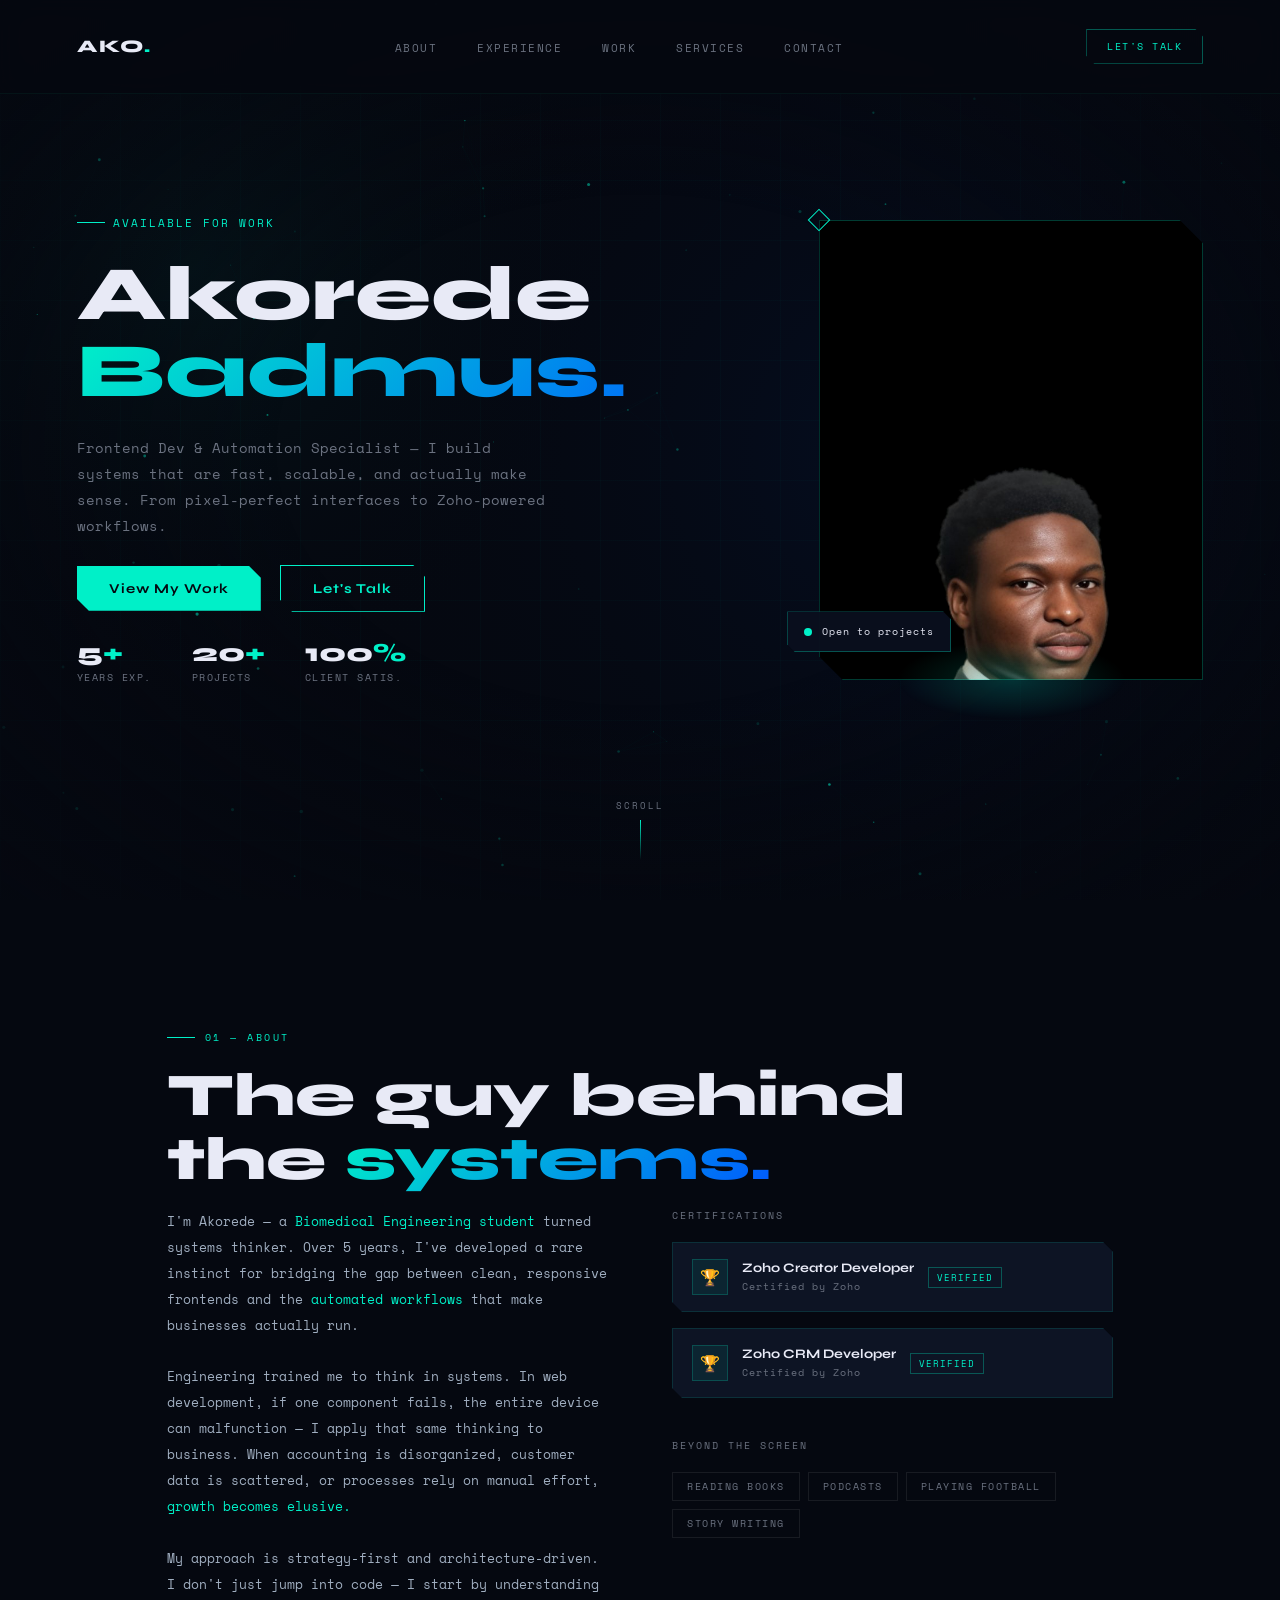
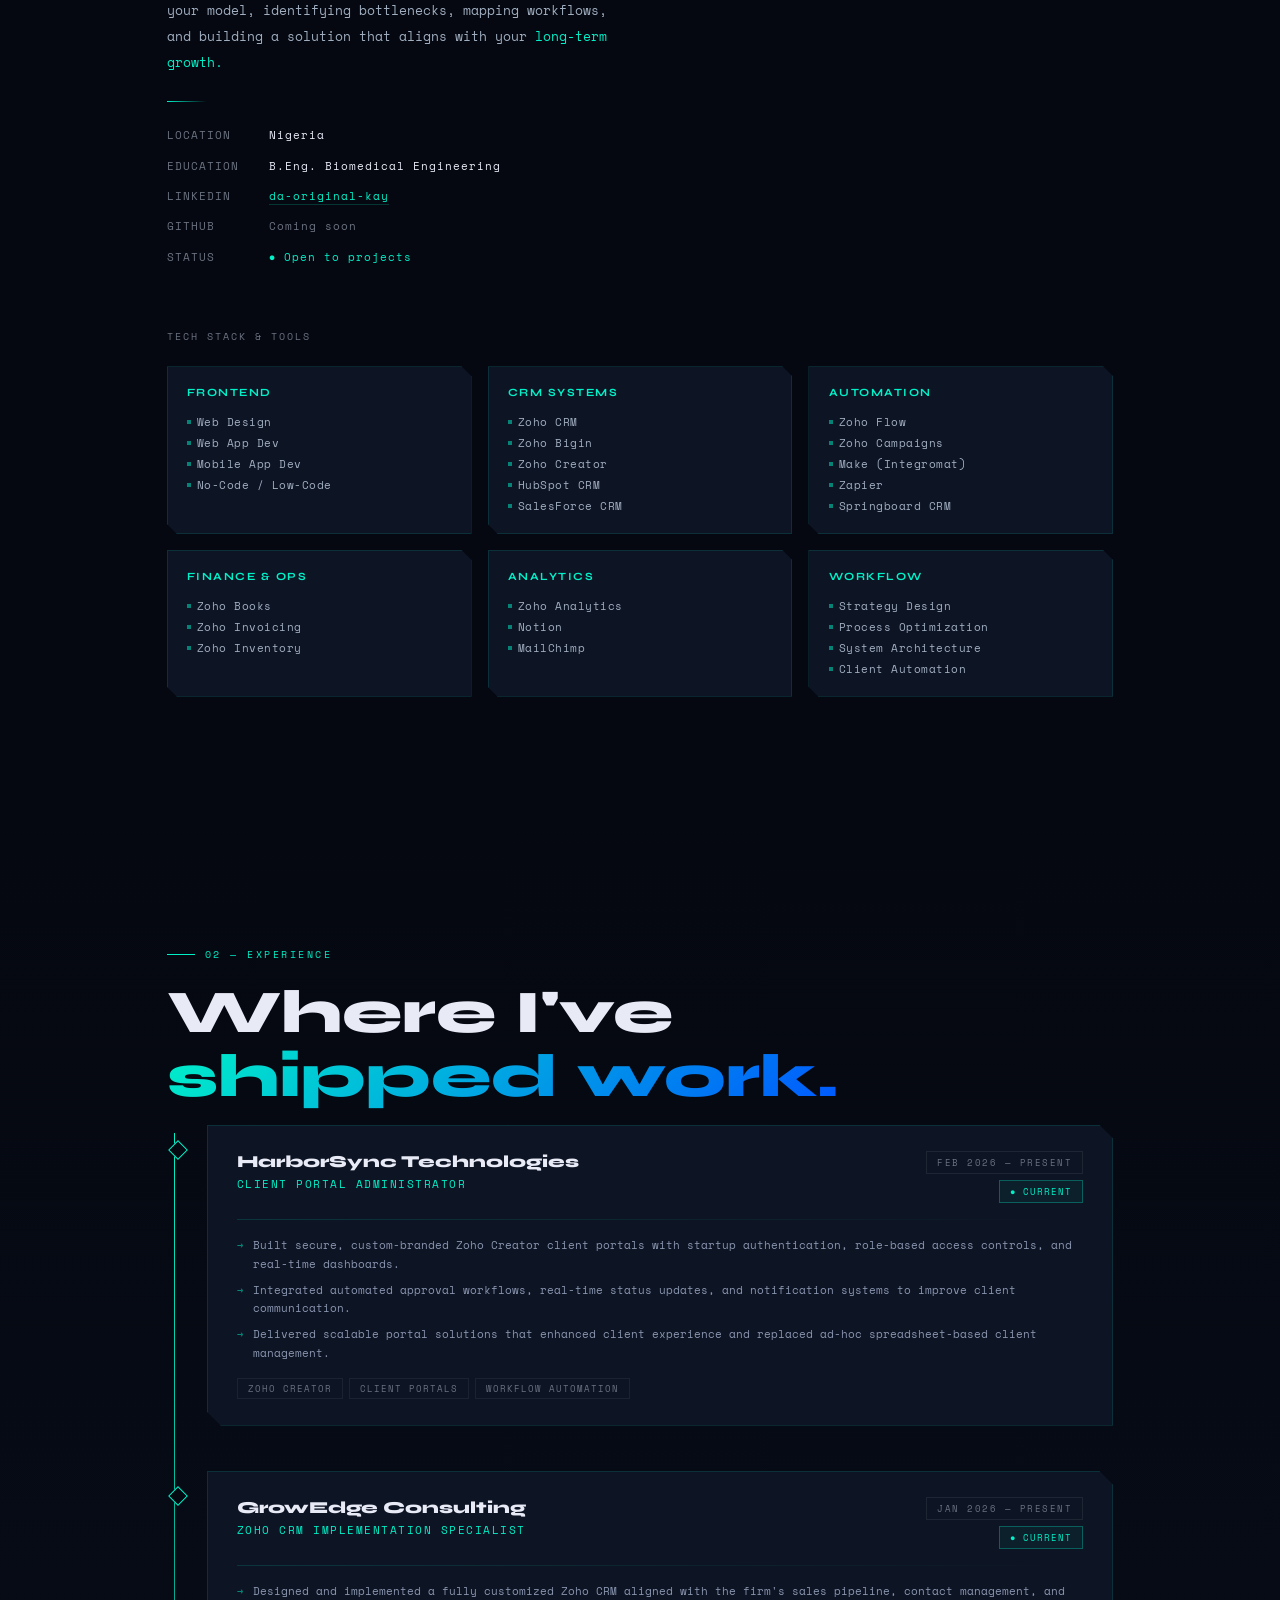
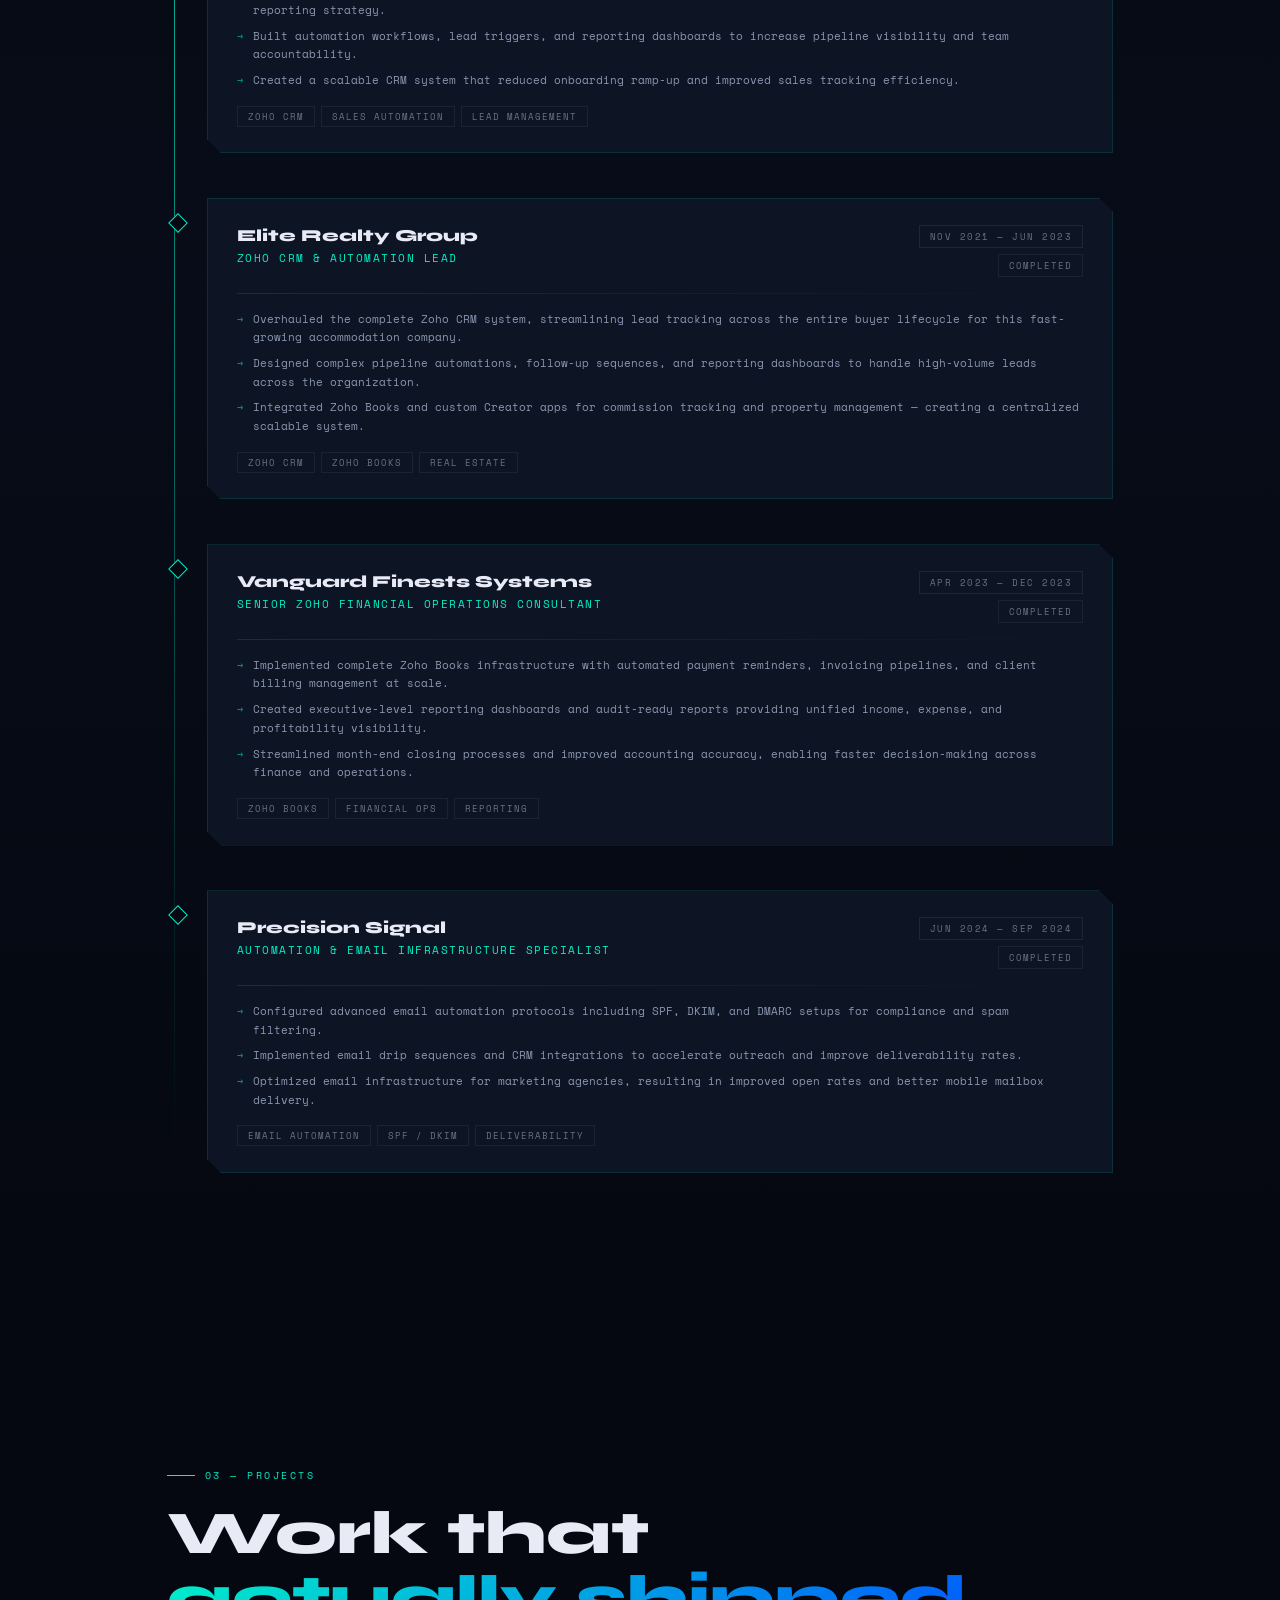
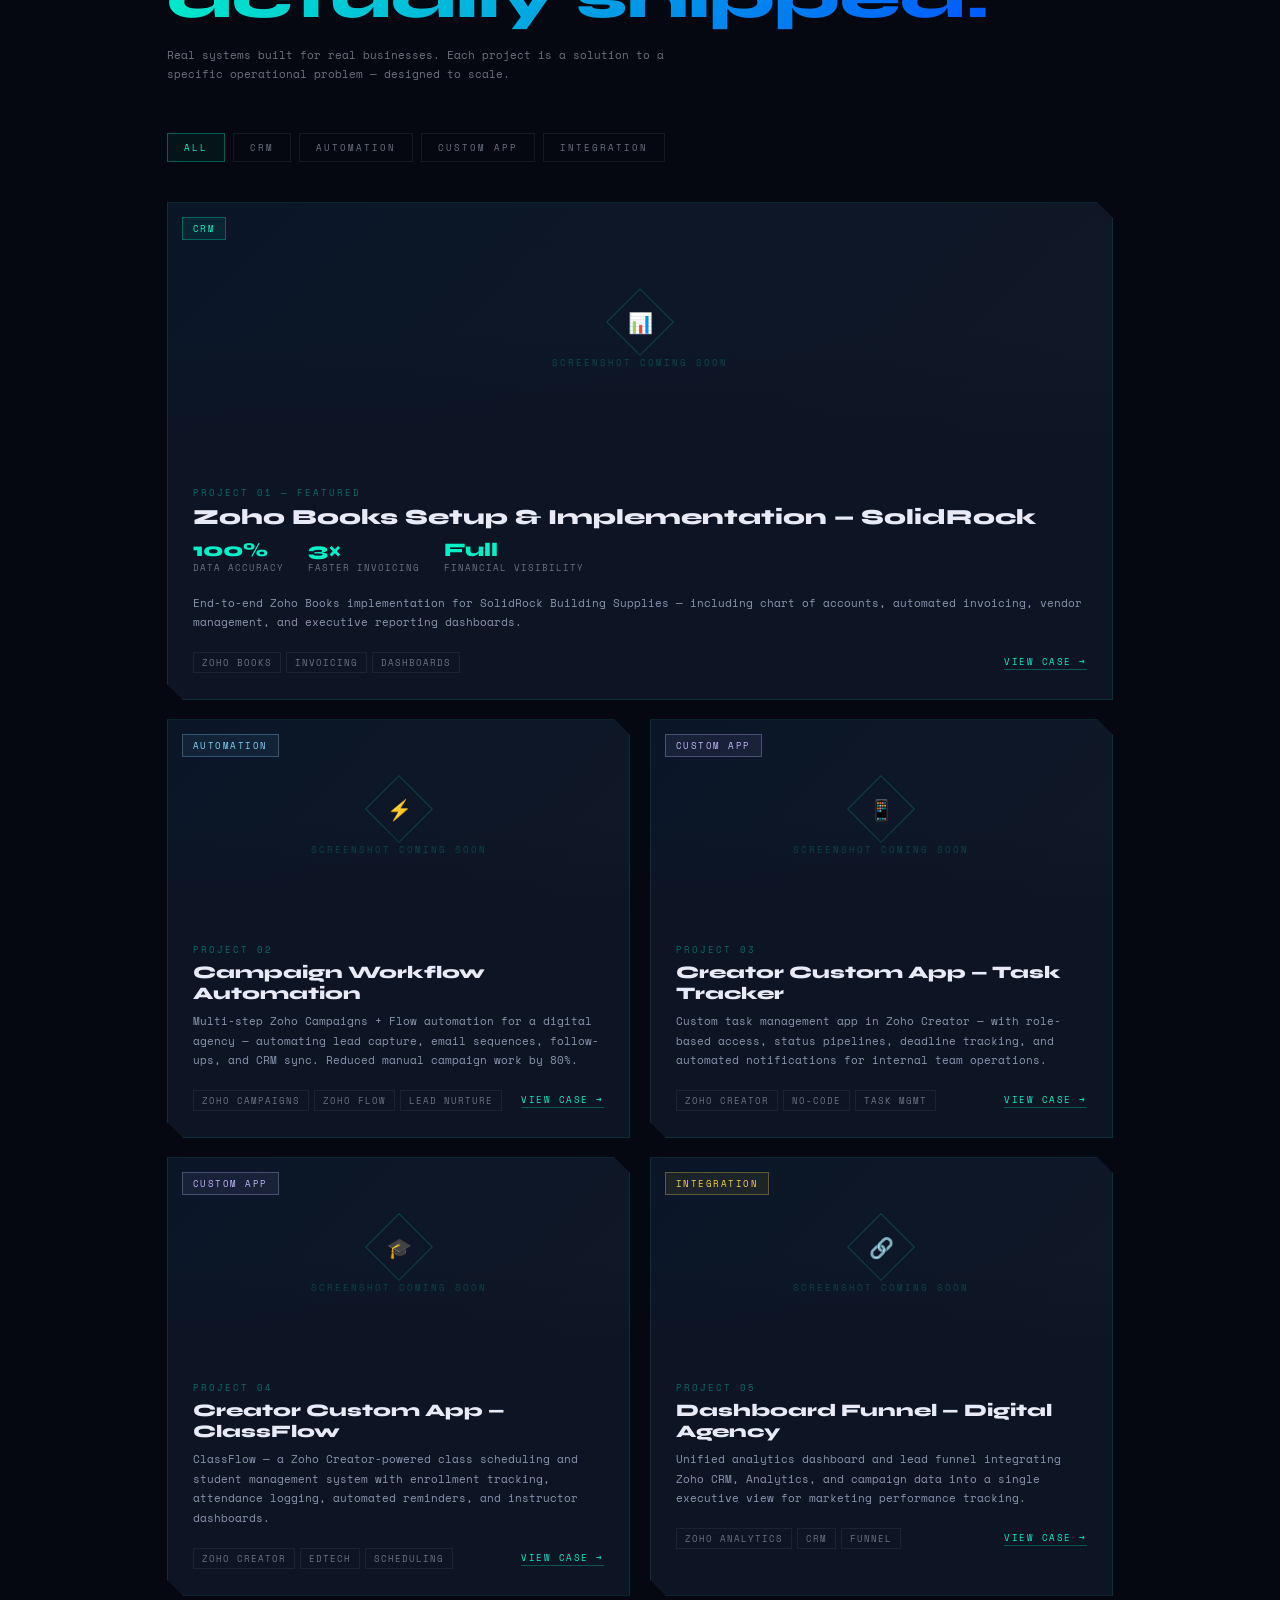
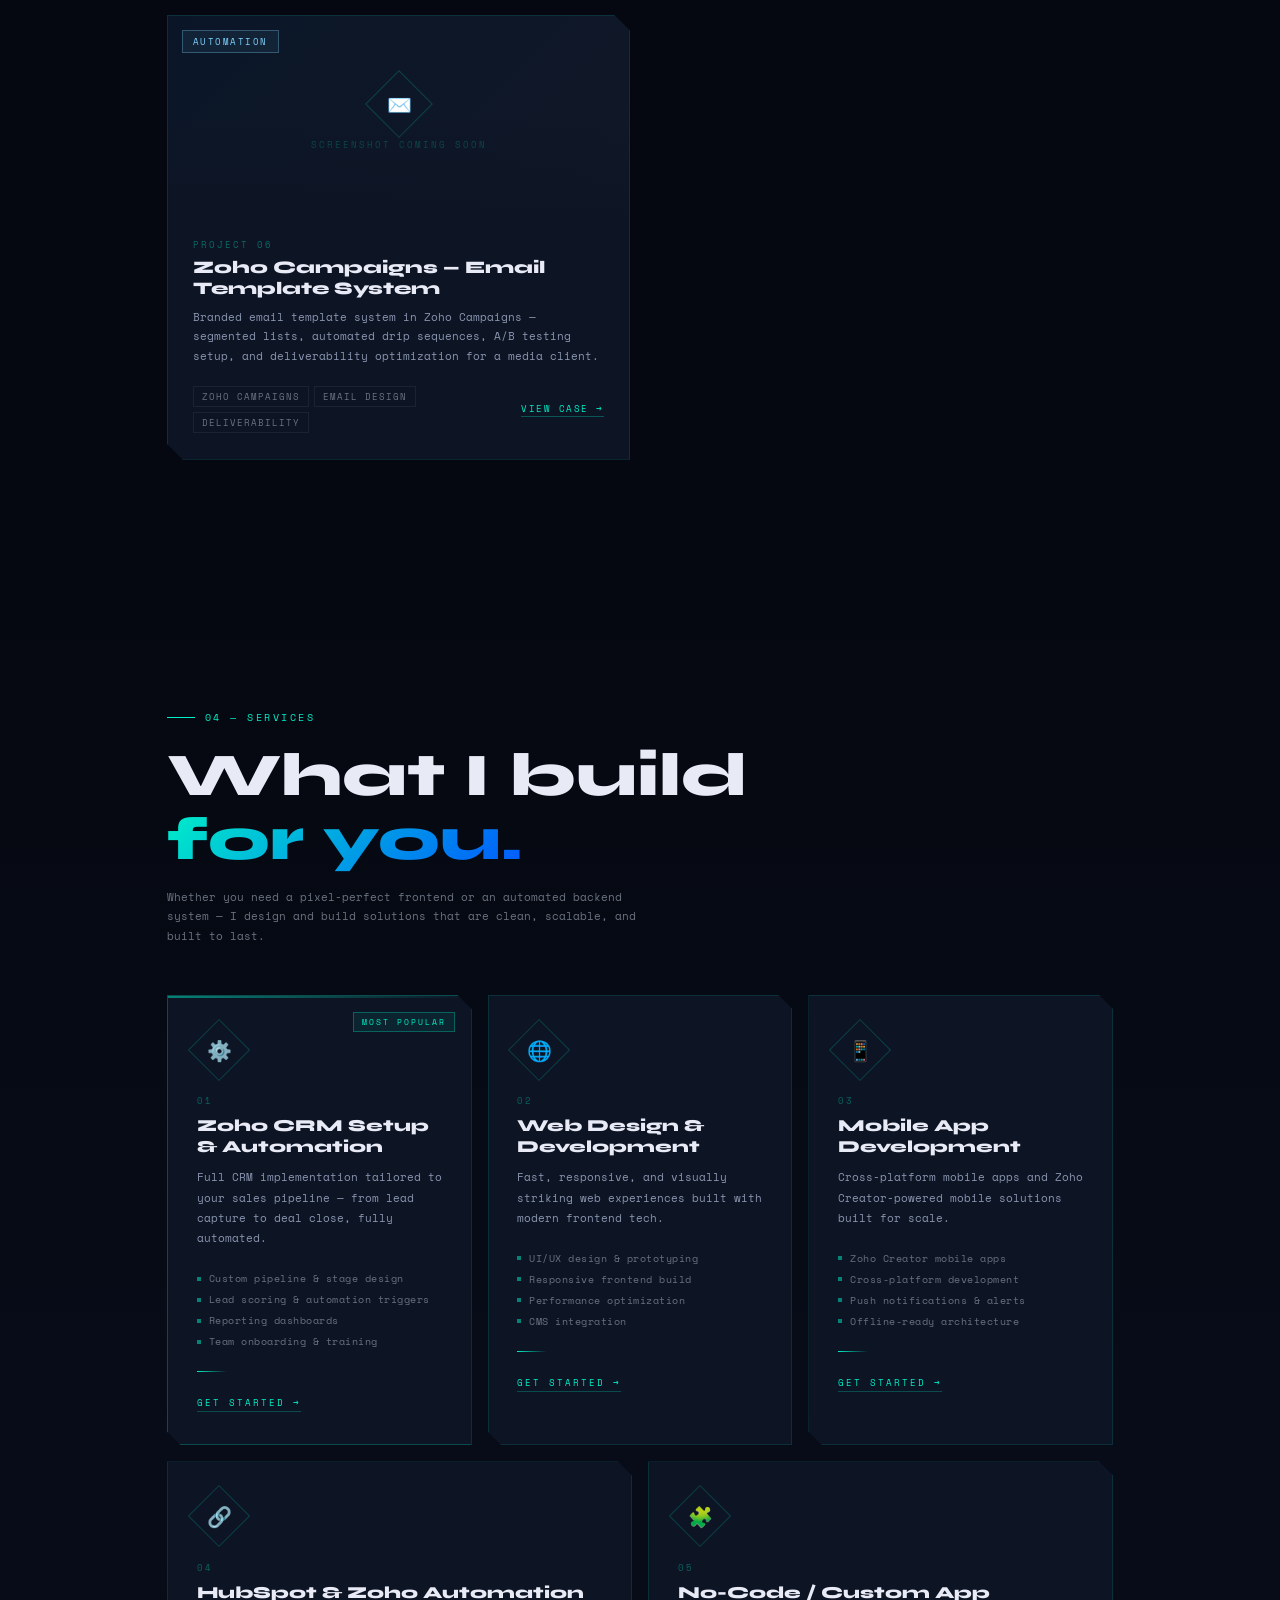
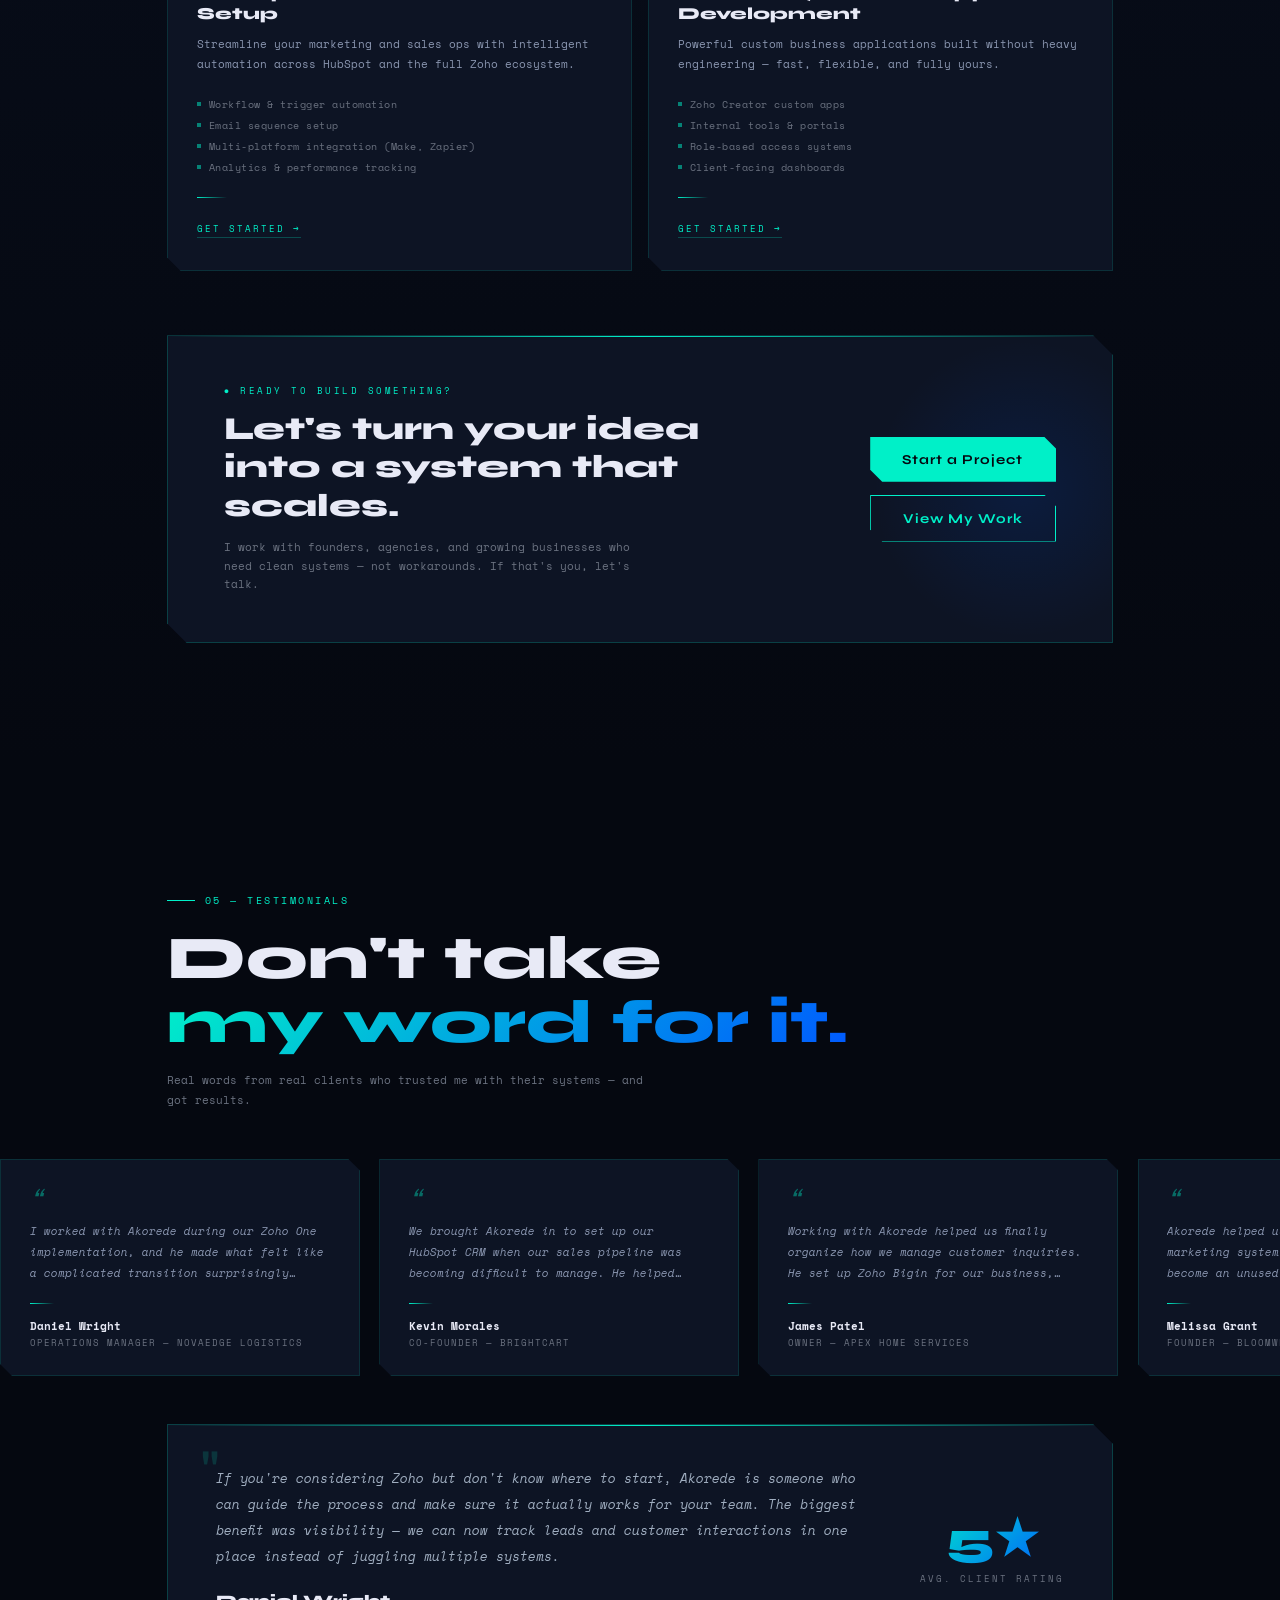
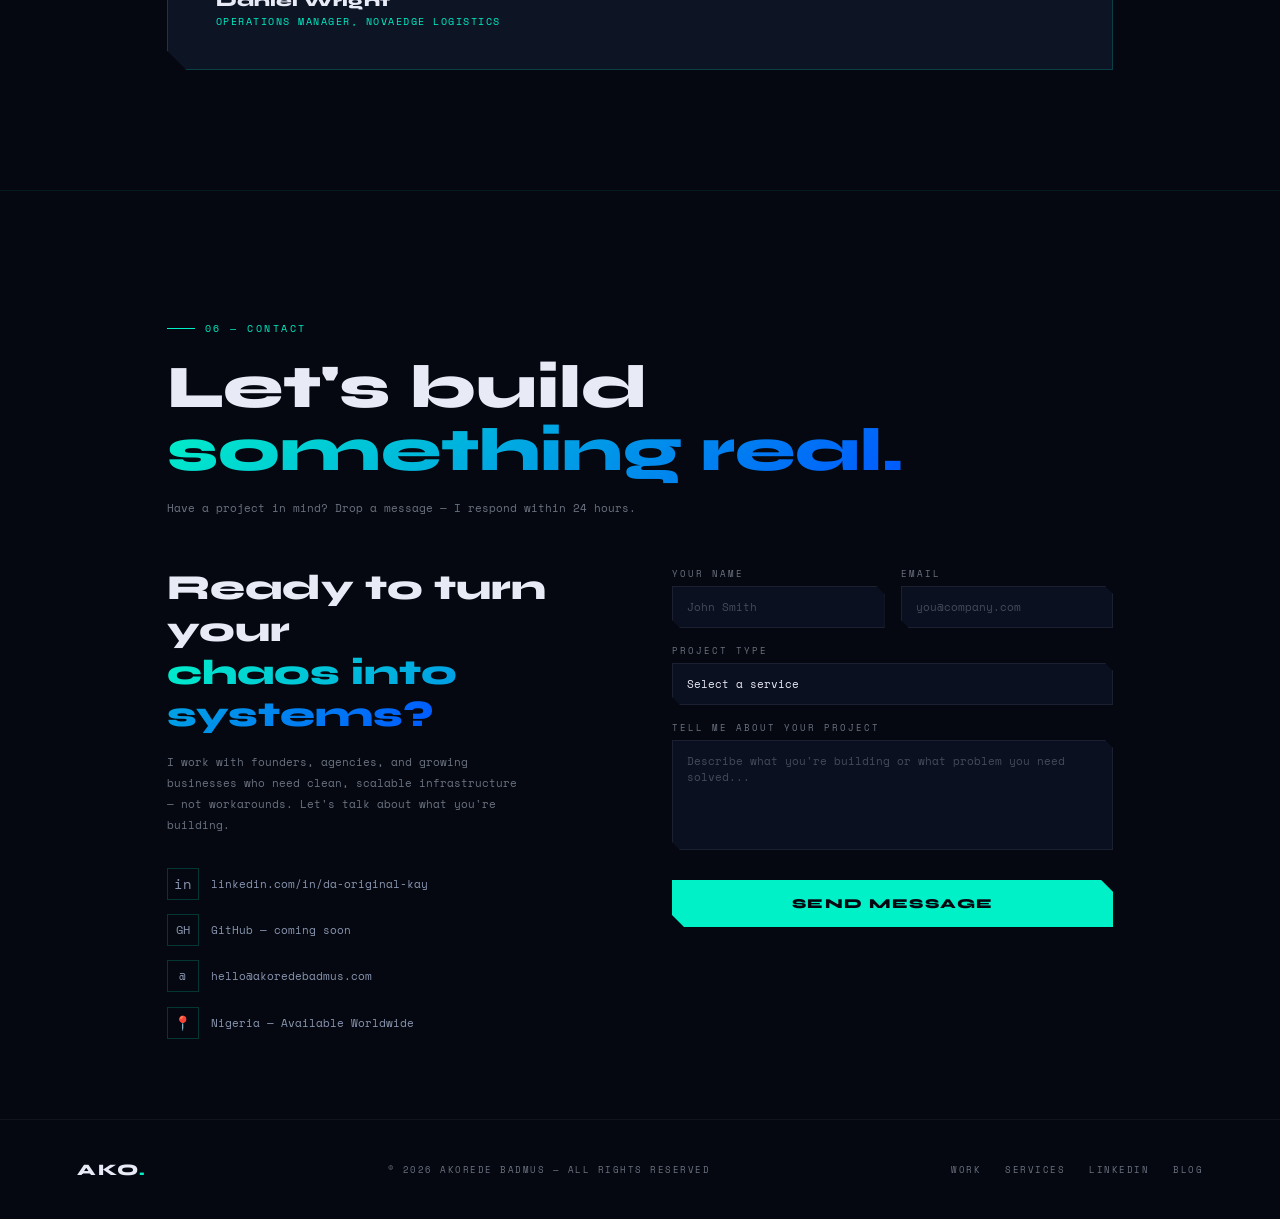
<file: akorede.html>
<!DOCTYPE html>
<html lang="en">
<head>
<meta charset="UTF-8">
<meta name="viewport" content="width=device-width, initial-scale=1.0">
<title>Akorede Badmus — Frontend Dev & Automation Specialist</title>
<link rel="preconnect" href="https://fonts.googleapis.com">
<link href="https://fonts.googleapis.com/css2?family=Syne:wght@400;700;800&family=Space+Mono:ital@0;1&display=swap" rel="stylesheet">
<style>
/* ============================================================
   RESET & ROOT
   ============================================================ */
*, *::before, *::after { margin: 0; padding: 0; box-sizing: border-box; }
:root {
  --accent: #00f0c8;
  --accent2: #0057ff;
  --dark: #050810;
  --dark2: #0a0f1e;
  --card: #0d1424;
  --card2: #0a1020;
  --text: #e8eaf6;
  --muted: #6b7280;
  --border: rgba(0,240,200,0.12);
}
html { scroll-behavior: smooth; }
body {
  background: var(--dark);
  color: var(--text);
  font-family: 'Space Mono', monospace;
  overflow-x: hidden;
}

/* ============================================================
   SHARED UTILITIES
   ============================================================ */
.section-tag {
  display: inline-flex; align-items: center; gap: 10px;
  font-size: 10px; letter-spacing: 2.5px;
  color: var(--accent); text-transform: uppercase; margin-bottom: 1.2rem;
}
.section-tag::before { content: ''; width: 28px; height: 1px; background: var(--accent); display: block; }
.section-title {
  font-family: 'Syne', sans-serif;
  font-size: clamp(2rem, 5vw, 3.8rem);
  font-weight: 800; line-height: 1.05; margin-bottom: 1rem;
}
.section-title span {
  background: linear-gradient(135deg, var(--accent), var(--accent2));
  -webkit-background-clip: text; -webkit-text-fill-color: transparent; background-clip: text;
}
.section-sub {
  font-size: 11px; color: var(--muted); line-height: 1.8; max-width: 500px; margin-bottom: 3rem;
}
.grid-overlay {
  position: fixed; inset: 0; z-index: 0; pointer-events: none;
  background-image:
    linear-gradient(rgba(0,240,200,0.025) 1px, transparent 1px),
    linear-gradient(90deg, rgba(0,240,200,0.025) 1px, transparent 1px);
  background-size: 60px 60px;
}
.vignette {
  position: fixed; inset: 0; z-index: 1; pointer-events: none;
  background: radial-gradient(ellipse at center, transparent 40%, rgba(5,8,16,0.85) 100%);
}
section { position: relative; z-index: 2; }
.wrapper { max-width: 1100px; margin: 0 auto; padding: 0 6vw; }

/* ============================================================
   NAV
   ============================================================ */
nav {
  position: fixed; top: 0; left: 0; right: 0; z-index: 100;
  display: flex; align-items: center; justify-content: space-between;
  padding: 1.8rem 6vw;
  background: rgba(5,8,16,0.8);
  backdrop-filter: blur(12px);
  border-bottom: 1px solid rgba(0,240,200,0.05);
  opacity: 0; animation: fadeDown 0.8s ease 0.1s forwards;
}
.nav-logo {
  font-family: 'Syne', sans-serif; font-size: 1.1rem; font-weight: 800;
  color: var(--text); letter-spacing: 2px; text-decoration: none;
}
.nav-logo span { color: var(--accent); }
.nav-links { display: flex; gap: 2.5rem; list-style: none; }
.nav-links a {
  font-size: 11px; letter-spacing: 1.5px; color: var(--muted);
  text-decoration: none; text-transform: uppercase; transition: color 0.2s;
}
.nav-links a:hover { color: var(--accent); }
.nav-cta {
  padding: 9px 20px;
  background: transparent; color: var(--accent);
  font-family: 'Space Mono', monospace; font-size: 10px; letter-spacing: 1.5px;
  border: 1px solid rgba(0,240,200,0.35); text-decoration: none;
  text-transform: uppercase; transition: all 0.2s;
  clip-path: polygon(0 0, calc(100% - 8px) 0, 100% 8px, 100% 100%, 8px 100%, 0 calc(100% - 8px));
}
.nav-cta:hover { background: rgba(0,240,200,0.08); }

/* ============================================================
   HERO
   ============================================================ */
#hero {
  min-height: 100vh; display: flex; align-items: center;
  padding: 0 6vw; gap: 4vw; position: relative; overflow: hidden;
}
canvas#bg { position: fixed; top: 0; left: 0; width: 100%; height: 100%; z-index: 0; }
.hero-left { flex: 1; display: flex; flex-direction: column; gap: 1.6rem; position: relative; z-index: 3; }
.hero-tag {
  display: inline-flex; align-items: center; gap: 8px;
  font-size: 11px; letter-spacing: 2px; color: var(--accent); text-transform: uppercase;
  opacity: 0; animation: fadeUp 0.8s ease 0.3s forwards;
}
.hero-tag::before { content: ''; display: inline-block; width: 28px; height: 1px; background: var(--accent); }
.hero-name {
  font-family: 'Syne', sans-serif;
  font-size: clamp(2.8rem, 6vw, 5.2rem); font-weight: 800; line-height: 1.0; color: var(--text);
  opacity: 0; animation: fadeUp 0.9s ease 0.4s forwards;
}
.hero-name span {
  display: block;
  background: linear-gradient(135deg, var(--accent) 0%, var(--accent2) 100%);
  -webkit-background-clip: text; -webkit-text-fill-color: transparent; background-clip: text;
}
.hero-sub {
  font-size: clamp(0.75rem, 1.2vw, 0.9rem); color: var(--muted); line-height: 1.8; max-width: 480px;
  opacity: 0; animation: fadeUp 0.9s ease 0.6s forwards;
}
.hero-ctas {
  display: flex; align-items: center; gap: 1.2rem; flex-wrap: wrap;
  opacity: 0; animation: fadeUp 0.9s ease 0.8s forwards;
}
.btn-primary {
  padding: 14px 32px; background: var(--accent); color: #050810;
  font-family: 'Syne', sans-serif; font-size: 0.85rem; font-weight: 700; letter-spacing: 1px;
  border: none; cursor: pointer; text-decoration: none;
  clip-path: polygon(0 0, calc(100% - 12px) 0, 100% 12px, 100% 100%, 12px 100%, 0 calc(100% - 12px));
  transition: all 0.2s;
}
.btn-primary:hover { background: #fff; transform: translateY(-2px); }
.btn-secondary {
  padding: 14px 32px; background: transparent; color: var(--accent);
  font-family: 'Syne', sans-serif; font-size: 0.85rem; font-weight: 700; letter-spacing: 1px;
  border: 1px solid var(--accent); cursor: pointer; text-decoration: none;
  clip-path: polygon(0 0, calc(100% - 12px) 0, 100% 12px, 100% 100%, 12px 100%, 0 calc(100% - 12px));
  transition: all 0.2s;
}
.btn-secondary:hover { background: rgba(0,240,200,0.08); transform: translateY(-2px); }
.hero-stats {
  display: flex; gap: 2.5rem;
  opacity: 0; animation: fadeUp 0.9s ease 1.0s forwards;
}
.stat { display: flex; flex-direction: column; gap: 2px; }
.stat-num { font-family: 'Syne', sans-serif; font-size: 1.6rem; font-weight: 800; color: var(--text); }
.stat-num em { color: var(--accent); font-style: normal; }
.stat-label { font-size: 10px; letter-spacing: 1.5px; color: var(--muted); text-transform: uppercase; }
.hero-right {
  position: relative; width: clamp(260px, 30vw, 400px); flex-shrink: 0; z-index: 3;
  opacity: 0; animation: fadeIn 1.2s ease 0.5s forwards;
}
.photo-frame { position: relative; width: 100%; padding-bottom: 120%; }
.photo-border {
  position: absolute; inset: 0;
  border: 1px solid rgba(0,240,200,0.25);
  clip-path: polygon(0 0, calc(100% - 24px) 0, 100% 24px, 100% 100%, 24px 100%, 0 calc(100% - 24px));
}
.photo-img {
  position: absolute; inset: 0; width: 100%; height: 100%;
  object-fit: cover; object-position: center top;
  clip-path: polygon(0 0, calc(100% - 24px) 0, 100% 24px, 100% 100%, 24px 100%, 0 calc(100% - 24px));
  filter: grayscale(10%) contrast(1.05);
}
.photo-glow {
  position: absolute; bottom: -40px; left: 50%; transform: translateX(-50%);
  width: 60%; height: 80px;
  background: radial-gradient(ellipse, rgba(0,240,200,0.18) 0%, transparent 70%);
  pointer-events: none;
}
.accent-dot {
  position: absolute; top: -8px; left: -8px;
  width: 16px; height: 16px; border: 1px solid var(--accent);
  transform: rotate(45deg); animation: spinDot 8s linear infinite;
}
.hero-badge {
  position: absolute; bottom: 28px; left: -32px;
  background: rgba(10,15,30,0.95); border: 1px solid rgba(0,240,200,0.3);
  padding: 12px 16px; display: flex; align-items: center; gap: 10px;
  clip-path: polygon(0 0, calc(100% - 8px) 0, 100% 8px, 100% 100%, 8px 100%, 0 calc(100% - 8px));
  animation: float 3s ease-in-out infinite;
}
.badge-dot { width: 8px; height: 8px; background: var(--accent); border-radius: 50%; animation: pulse 2s ease infinite; }
.badge-text { font-size: 10px; color: var(--text); letter-spacing: 1px; }
.scroll-hint {
  position: absolute; bottom: 2.5rem; left: 50%; transform: translateX(-50%);
  display: flex; flex-direction: column; align-items: center; gap: 8px;
  opacity: 0; animation: fadeIn 1s ease 1.5s forwards; z-index: 3;
}
.scroll-hint span { font-size: 9px; letter-spacing: 2px; color: var(--muted); text-transform: uppercase; }
.scroll-line {
  width: 1px; height: 40px;
  background: linear-gradient(to bottom, var(--accent), transparent);
  animation: scrollPulse 2s ease-in-out infinite;
}

/* ============================================================
   ABOUT
   ============================================================ */
#about { padding: 120px 0; }
.about-grid { display: grid; grid-template-columns: 1fr 1fr; gap: 4rem; align-items: start; }
.bio-text { font-size: 13px; line-height: 2; color: #a0aec0; margin-bottom: 1.6rem; }
.bio-text strong { color: var(--accent); font-weight: 400; }
.divider { width: 40px; height: 1px; background: linear-gradient(to right, var(--accent), transparent); margin: 1.6rem 0; }
.about-details { display: flex; flex-direction: column; gap: 0.9rem; }
.detail-row { display: flex; align-items: center; gap: 12px; font-size: 11px; letter-spacing: 1px; }
.detail-label { color: var(--muted); min-width: 90px; text-transform: uppercase; }
.detail-value { color: var(--text); }
.detail-value a { color: var(--accent); text-decoration: none; border-bottom: 1px solid rgba(0,240,200,0.2); transition: border-color 0.2s; }
.detail-value a:hover { border-color: var(--accent); }
.cert-label, .hobby-label { font-size: 10px; letter-spacing: 2px; color: var(--muted); text-transform: uppercase; margin-bottom: 1.2rem; }
.cert-cards { display: flex; flex-direction: column; gap: 1rem; margin-bottom: 2.5rem; }
.cert-card {
  background: var(--card); border: 1px solid var(--border); padding: 1rem 1.2rem;
  clip-path: polygon(0 0, calc(100% - 10px) 0, 100% 10px, 100% 100%, 10px 100%, 0 calc(100% - 10px));
  display: flex; align-items: center; gap: 14px; transition: border-color 0.2s, transform 0.2s; cursor: default;
}
.cert-card:hover { border-color: rgba(0,240,200,0.35); transform: translateX(4px); }
.cert-icon {
  width: 36px; height: 36px; flex-shrink: 0;
  background: rgba(0,240,200,0.08); border: 1px solid rgba(0,240,200,0.2);
  display: flex; align-items: center; justify-content: center; font-size: 16px;
}
.cert-name { font-family: 'Syne', sans-serif; font-size: 13px; font-weight: 700; color: var(--text); margin-bottom: 3px; }
.cert-issuer { font-size: 10px; color: var(--muted); letter-spacing: 1px; }
.cert-badge { font-size: 9px; letter-spacing: 1px; color: var(--accent); border: 1px solid rgba(0,240,200,0.3); padding: 3px 8px; text-transform: uppercase; }
.hobby-pills { display: flex; flex-wrap: wrap; gap: 8px; }
.pill {
  font-size: 10px; letter-spacing: 1.5px; color: var(--muted);
  border: 1px solid rgba(255,255,255,0.08); padding: 6px 14px; text-transform: uppercase; transition: all 0.2s; cursor: default;
}
.pill:hover { color: var(--accent); border-color: rgba(0,240,200,0.3); }
.skills-section { margin-top: 4rem; }
.skills-label { font-size: 10px; letter-spacing: 2px; color: var(--muted); text-transform: uppercase; margin-bottom: 1.4rem; }
.skill-categories { display: grid; grid-template-columns: repeat(3, 1fr); gap: 1rem; }
.skill-cat {
  background: var(--card); border: 1px solid var(--border); padding: 1.2rem;
  clip-path: polygon(0 0, calc(100% - 10px) 0, 100% 10px, 100% 100%, 10px 100%, 0 calc(100% - 10px));
  transition: border-color 0.2s;
}
.skill-cat:hover { border-color: rgba(0,240,200,0.3); }
.skill-cat-title { font-family: 'Syne', sans-serif; font-size: 11px; font-weight: 700; color: var(--accent); letter-spacing: 1.5px; text-transform: uppercase; margin-bottom: 0.9rem; }
.skill-list { display: flex; flex-direction: column; gap: 5px; }
.skill-item { font-size: 11px; color: #a0aec0; letter-spacing: 0.5px; display: flex; align-items: center; gap: 6px; }
.skill-item::before { content: ''; display: inline-block; width: 4px; height: 4px; background: var(--accent); opacity: 0.5; flex-shrink: 0; }

/* ============================================================
   EXPERIENCE
   ============================================================ */
#experience { padding: 120px 0; background: linear-gradient(to bottom, var(--dark), #070c18, var(--dark)); }
.timeline { position: relative; padding-left: 40px; }
.timeline::before {
  content: ''; position: absolute; left: 7px; top: 8px; bottom: 8px; width: 1px;
  background: linear-gradient(to bottom, var(--accent), rgba(0,240,200,0.1) 85%, transparent);
}
.timeline-item {
  position: relative; margin-bottom: 2.8rem;
  opacity: 0; transform: translateX(-16px);
  transition: opacity 0.6s ease, transform 0.6s ease;
}
.timeline-item.visible { opacity: 1; transform: translateX(0); }
.timeline-dot {
  position: absolute; left: -36px; top: 18px;
  width: 14px; height: 14px; border: 1px solid var(--accent);
  transform: rotate(45deg); background: var(--dark); transition: background 0.3s;
}
.timeline-item:hover .timeline-dot { background: var(--accent); }
.exp-card {
  background: var(--card); border: 1px solid var(--border); padding: 1.6rem 1.8rem;
  clip-path: polygon(0 0, calc(100% - 14px) 0, 100% 14px, 100% 100%, 14px 100%, 0 calc(100% - 14px));
  transition: border-color 0.3s, transform 0.3s; cursor: default;
}
.exp-card:hover { border-color: rgba(0,240,200,0.3); transform: translateX(6px); }
.card-header { display: flex; justify-content: space-between; align-items: flex-start; margin-bottom: 1rem; gap: 1rem; }
.company-name { font-family: 'Syne', sans-serif; font-size: 1.05rem; font-weight: 800; color: var(--text); margin-bottom: 4px; }
.role-title { font-size: 11px; letter-spacing: 1.5px; color: var(--accent); text-transform: uppercase; }
.card-right { display: flex; flex-direction: column; align-items: flex-end; gap: 6px; }
.date-badge { font-size: 9px; letter-spacing: 1.5px; color: var(--muted); text-transform: uppercase; border: 1px solid rgba(255,255,255,0.07); padding: 4px 10px; white-space: nowrap; }
.status-badge { font-size: 9px; letter-spacing: 1px; padding: 4px 10px; text-transform: uppercase; }
.status-present { color: var(--accent); border: 1px solid rgba(0,240,200,0.3); background: rgba(0,240,200,0.05); }
.status-past { color: var(--muted); border: 1px solid rgba(255,255,255,0.06); }
.card-divider { width: 100%; height: 1px; background: linear-gradient(to right, rgba(0,240,200,0.15), transparent); margin: 1rem 0; }
.highlights { display: flex; flex-direction: column; gap: 7px; }
.highlight { font-size: 11px; line-height: 1.7; color: #8a96b0; display: flex; gap: 10px; align-items: flex-start; }
.highlight::before { content: '→'; color: var(--accent); opacity: 0.6; flex-shrink: 0; margin-top: 1px; font-size: 10px; }
.exp-tags { display: flex; flex-wrap: wrap; gap: 6px; margin-top: 1rem; }
.exp-tag { font-size: 9px; letter-spacing: 1px; color: var(--muted); text-transform: uppercase; border: 1px solid rgba(255,255,255,0.06); padding: 3px 10px; transition: all 0.2s; }
.exp-tag:hover { color: var(--accent); border-color: rgba(0,240,200,0.25); }

/* ============================================================
   PROJECTS
   ============================================================ */
#projects { padding: 120px 0; }
.filter-row { display: flex; gap: 8px; flex-wrap: wrap; margin-bottom: 2.5rem; }
.filter-btn {
  font-family: 'Space Mono', monospace; font-size: 9px; letter-spacing: 2px; text-transform: uppercase;
  color: var(--muted); background: transparent; border: 1px solid rgba(255,255,255,0.07);
  padding: 7px 16px; cursor: pointer; transition: all 0.2s;
}
.filter-btn:hover, .filter-btn.active { color: var(--accent); border-color: rgba(0,240,200,0.35); background: rgba(0,240,200,0.05); }
.projects-grid { display: grid; grid-template-columns: repeat(2, 1fr); gap: 1.2rem; }
.project-card {
  background: var(--card); border: 1px solid var(--border);
  clip-path: polygon(0 0, calc(100% - 16px) 0, 100% 16px, 100% 100%, 16px 100%, 0 calc(100% - 16px));
  overflow: hidden; cursor: pointer;
  opacity: 0; transform: translateY(20px);
  transition: opacity 0.5s ease, transform 0.5s ease, border-color 0.3s;
}
.project-card.visible { opacity: 1; transform: translateY(0); }
.project-card:hover { border-color: rgba(0,240,200,0.35); transform: translateY(-4px); }
.project-card.p-featured { grid-column: span 2; }
.project-card.p-hidden { display: none; }
.card-img {
  width: 100%; height: 200px;
  background: linear-gradient(135deg, #0a1628 0%, #111827 100%);
  position: relative; overflow: hidden;
  display: flex; align-items: center; justify-content: center;
}
.p-featured .card-img { height: 260px; }
.img-ph { display: flex; flex-direction: column; align-items: center; gap: 10px; }
.img-ph-icon { width: 48px; height: 48px; border: 1px solid rgba(0,240,200,0.2); display: flex; align-items: center; justify-content: center; font-size: 20px; transform: rotate(45deg); }
.img-ph-icon span { transform: rotate(-45deg); display: block; }
.img-ph-text { font-size: 9px; letter-spacing: 2px; text-transform: uppercase; color: rgba(0,240,200,0.3); }
.card-img::after { content: ''; position: absolute; inset: 0; background: linear-gradient(to bottom, transparent 50%, var(--card) 100%); }
.cat-badge { position: absolute; top: 14px; left: 14px; z-index: 2; font-size: 9px; letter-spacing: 1.5px; text-transform: uppercase; padding: 4px 10px; }
.cat-crm { color: var(--accent); border: 1px solid rgba(0,240,200,0.3); background: rgba(0,240,200,0.07); }
.cat-automation { color: #7dd3fc; border: 1px solid rgba(125,211,252,0.3); background: rgba(125,211,252,0.07); }
.cat-app { color: #c4b5fd; border: 1px solid rgba(196,181,253,0.3); background: rgba(196,181,253,0.07); }
.cat-integration { color: #fcd34d; border: 1px solid rgba(252,211,77,0.3); background: rgba(252,211,77,0.07); }
.card-body { padding: 1.4rem 1.6rem 1.6rem; }
.card-num { font-size: 9px; letter-spacing: 2px; color: rgba(0,240,200,0.4); text-transform: uppercase; margin-bottom: 6px; }
.card-title { font-family: 'Syne', sans-serif; font-size: 1.1rem; font-weight: 800; color: var(--text); margin-bottom: 8px; line-height: 1.2; }
.p-featured .card-title { font-size: 1.35rem; }
.card-desc { font-size: 11px; line-height: 1.8; color: #8a96b0; margin-bottom: 1.2rem; }
.card-footer { display: flex; justify-content: space-between; align-items: center; }
.card-tags { display: flex; flex-wrap: wrap; gap: 5px; }
.card-tag { font-size: 9px; letter-spacing: 1px; text-transform: uppercase; color: var(--muted); border: 1px solid rgba(255,255,255,0.06); padding: 3px 8px; }
.card-link { font-size: 9px; letter-spacing: 1.5px; text-transform: uppercase; color: var(--accent); text-decoration: none; border-bottom: 1px solid rgba(0,240,200,0.3); padding-bottom: 1px; transition: border-color 0.2s; white-space: nowrap; margin-left: 12px; }
.card-link:hover { border-color: var(--accent); }
.result-row { display: flex; gap: 1.5rem; margin-bottom: 1.2rem; flex-wrap: wrap; }
.result-num { font-family: 'Syne', sans-serif; font-size: 1.2rem; font-weight: 800; color: var(--accent); }
.result-label { font-size: 9px; letter-spacing: 1px; color: var(--muted); text-transform: uppercase; }

/* ============================================================
   SERVICES
   ============================================================ */
#services { padding: 120px 0; background: linear-gradient(to bottom, var(--dark), #070c18, var(--dark)); }
.services-grid { display: grid; grid-template-columns: repeat(3, 1fr); gap: 1rem; margin-bottom: 1rem; }
.services-grid-bottom { display: grid; grid-template-columns: repeat(2, 1fr); gap: 1rem; margin-bottom: 4rem; }
.service-card {
  background: var(--card); border: 1px solid var(--border); padding: 2rem 1.8rem;
  clip-path: polygon(0 0, calc(100% - 14px) 0, 100% 14px, 100% 100%, 14px 100%, 0 calc(100% - 14px));
  position: relative; overflow: hidden; transition: border-color 0.3s, transform 0.3s; cursor: default;
  opacity: 0; transform: translateY(20px);
}
.service-card.visible { opacity: 1; transform: translateY(0); }
.service-card:hover { border-color: rgba(0,240,200,0.4); transform: translateY(-5px); }
.service-card::before { content: ''; position: absolute; top: 0; left: 0; right: 0; height: 2px; background: linear-gradient(to right, var(--accent), transparent); opacity: 0; transition: opacity 0.3s; }
.service-card:hover::before { opacity: 1; }
.service-card.s-featured { border-color: rgba(0,240,200,0.25); }
.service-card.s-featured::before { opacity: 0.5; }
.featured-label { position: absolute; top: 16px; right: 16px; font-size: 8px; letter-spacing: 2px; text-transform: uppercase; color: var(--accent); border: 1px solid rgba(0,240,200,0.3); background: rgba(0,240,200,0.07); padding: 3px 8px; }
.service-icon { width: 44px; height: 44px; margin-bottom: 1.4rem; border: 1px solid rgba(0,240,200,0.2); display: flex; align-items: center; justify-content: center; font-size: 20px; transform: rotate(45deg); transition: background 0.3s; }
.service-icon span { transform: rotate(-45deg); display: block; }
.service-card:hover .service-icon { background: rgba(0,240,200,0.08); }
.service-num { font-size: 9px; letter-spacing: 2px; color: rgba(0,240,200,0.35); text-transform: uppercase; margin-bottom: 8px; }
.service-title { font-family: 'Syne', sans-serif; font-size: 1.05rem; font-weight: 800; color: var(--text); margin-bottom: 10px; line-height: 1.25; }
.service-desc { font-size: 11px; line-height: 1.85; color: #8a96b0; margin-bottom: 1.4rem; }
.service-items { display: flex; flex-direction: column; gap: 6px; margin-bottom: 1.4rem; }
.service-item { font-size: 10px; color: #6b7280; display: flex; align-items: center; gap: 8px; letter-spacing: 0.5px; }
.service-item::before { content: ''; width: 4px; height: 4px; flex-shrink: 0; background: var(--accent); opacity: 0.5; }
.svc-divider { width: 30px; height: 1px; background: linear-gradient(to right, var(--accent), transparent); margin-bottom: 1rem; }
.service-cta { display: inline-flex; align-items: center; gap: 6px; font-size: 9px; letter-spacing: 2px; text-transform: uppercase; color: var(--accent); text-decoration: none; border-bottom: 1px solid rgba(0,240,200,0.25); padding-bottom: 2px; transition: border-color 0.2s, gap 0.2s; }
.service-cta:hover { border-color: var(--accent); gap: 10px; }
.cta-banner {
  background: var(--card); border: 1px solid rgba(0,240,200,0.2); padding: 3rem 3.5rem;
  clip-path: polygon(0 0, calc(100% - 20px) 0, 100% 20px, 100% 100%, 20px 100%, 0 calc(100% - 20px));
  display: flex; align-items: center; justify-content: space-between; gap: 2rem;
  position: relative; overflow: hidden;
}
.cta-banner::before { content: ''; position: absolute; top: 0; left: 0; right: 0; height: 1px; background: linear-gradient(to right, transparent, var(--accent), transparent); }
.cta-banner-glow { position: absolute; right: -60px; top: 50%; transform: translateY(-50%); width: 300px; height: 300px; background: radial-gradient(circle, rgba(0,87,255,0.12) 0%, transparent 70%); pointer-events: none; }
.cta-left { flex: 1; position: relative; z-index: 1; }
.cta-tag { font-size: 9px; letter-spacing: 2.5px; text-transform: uppercase; color: var(--accent); margin-bottom: 0.8rem; }
.cta-title { font-family: 'Syne', sans-serif; font-size: clamp(1.3rem, 2.5vw, 2rem); font-weight: 800; color: var(--text); line-height: 1.2; margin-bottom: 0.8rem; }
.cta-sub { font-size: 11px; color: var(--muted); line-height: 1.7; max-width: 420px; }
.cta-actions { display: flex; flex-direction: column; gap: 0.8rem; position: relative; z-index: 1; flex-shrink: 0; }

/* ============================================================
   TESTIMONIALS
   ============================================================ */
#testimonials { padding: 120px 0; }
.marquee-wrapper { overflow: hidden; margin-bottom: 3rem; }
.marquee-track { display: flex; gap: 1.2rem; animation: marquee 32s linear infinite; width: max-content; }
.marquee-wrapper:hover .marquee-track { animation-play-state: paused; }
.tcard {
  background: var(--card); border: 1px solid var(--border); padding: 1.6rem 1.8rem;
  width: 360px; flex-shrink: 0;
  clip-path: polygon(0 0, calc(100% - 12px) 0, 100% 12px, 100% 100%, 12px 100%, 0 calc(100% - 12px));
  transition: border-color 0.3s; cursor: default;
}
.tcard:hover { border-color: rgba(0,240,200,0.3); }
.tcard-quote { font-size: 11px; line-height: 1.9; color: #8a96b0; font-style: italic; margin-bottom: 1.2rem; display: -webkit-box; -webkit-line-clamp: 4; -webkit-box-orient: vertical; overflow: hidden; }
.tcard-quote::before { content: '\201C'; font-family: 'Syne', sans-serif; font-size: 2rem; color: var(--accent); opacity: 0.4; display: block; line-height: 1; margin-bottom: 4px; }
.tcard-divider { width: 24px; height: 1px; background: linear-gradient(to right, var(--accent), transparent); margin-bottom: 0.9rem; }
.tcard-author { font-size: 11px; font-weight: 700; color: var(--text); margin-bottom: 2px; }
.tcard-role { font-size: 9px; letter-spacing: 1px; color: var(--muted); text-transform: uppercase; }
.featured-testi {
  background: var(--card); border: 1px solid rgba(0,240,200,0.2); padding: 2.5rem 3rem;
  clip-path: polygon(0 0, calc(100% - 20px) 0, 100% 20px, 100% 100%, 20px 100%, 0 calc(100% - 20px));
  margin-bottom: 0; position: relative; overflow: hidden;
}
.featured-testi::before { content: ''; position: absolute; top: 0; left: 0; right: 0; height: 1px; background: linear-gradient(to right, transparent, var(--accent), transparent); }
.ft-inner { display: grid; grid-template-columns: 1fr auto; gap: 3rem; align-items: center; }
.ft-big-quote { font-family: 'Syne', sans-serif; font-size: 4rem; color: var(--accent); opacity: 0.15; line-height: 1; position: absolute; top: 1rem; left: 2rem; pointer-events: none; }
.ft-quote { font-size: 13px; line-height: 2; color: #a0aec0; font-style: italic; position: relative; z-index: 1; margin-bottom: 1.4rem; }
.ft-author { font-family: 'Syne', sans-serif; font-size: 1rem; font-weight: 800; color: var(--text); }
.ft-role { font-size: 10px; letter-spacing: 1.5px; color: var(--accent); text-transform: uppercase; margin-top: 4px; }
.ft-stat { text-align: center; flex-shrink: 0; }
.ft-stat-num { font-family: 'Syne', sans-serif; font-size: 3rem; font-weight: 800; background: linear-gradient(135deg, var(--accent), var(--accent2)); -webkit-background-clip: text; -webkit-text-fill-color: transparent; background-clip: text; }
.ft-stat-label { font-size: 9px; letter-spacing: 2px; color: var(--muted); text-transform: uppercase; margin-top: 4px; }

/* ============================================================
   CONTACT
   ============================================================ */
#contact { padding: 120px 0 0; border-top: 1px solid rgba(0,240,200,0.08); }
.contact-grid { display: grid; grid-template-columns: 1fr 1fr; gap: 4rem; margin-top: 3rem; }
.contact-tagline { font-family: 'Syne', sans-serif; font-size: clamp(1.4rem, 3vw, 2.2rem); font-weight: 800; line-height: 1.2; margin-bottom: 1rem; color: var(--text); }
.contact-tagline span { background: linear-gradient(135deg, var(--accent), var(--accent2)); -webkit-background-clip: text; -webkit-text-fill-color: transparent; background-clip: text; }
.contact-desc { font-size: 11px; line-height: 1.9; color: var(--muted); margin-bottom: 2rem; max-width: 360px; }
.contact-links { display: flex; flex-direction: column; gap: 0.9rem; }
.contact-link-row { display: flex; align-items: center; gap: 12px; font-size: 11px; color: #8a96b0; text-decoration: none; transition: color 0.2s; }
.contact-link-row:hover { color: var(--accent); }
.contact-link-icon { width: 32px; height: 32px; flex-shrink: 0; border: 1px solid rgba(0,240,200,0.2); display: flex; align-items: center; justify-content: center; font-size: 14px; transition: border-color 0.2s, background 0.2s; }
.contact-link-row:hover .contact-link-icon { border-color: var(--accent); background: rgba(0,240,200,0.07); }
.form-group { margin-bottom: 1rem; }
.form-row { display: grid; grid-template-columns: 1fr 1fr; gap: 1rem; margin-bottom: 1rem; }
label { display: block; font-size: 9px; letter-spacing: 2px; text-transform: uppercase; color: var(--muted); margin-bottom: 6px; }
input, textarea, select {
  width: 100%; background: var(--card2); border: 1px solid rgba(255,255,255,0.07);
  color: var(--text); font-family: 'Space Mono', monospace; font-size: 11px; padding: 12px 14px;
  outline: none; transition: border-color 0.2s;
  clip-path: polygon(0 0, calc(100% - 8px) 0, 100% 8px, 100% 100%, 8px 100%, 0 calc(100% - 8px));
}
input:focus, textarea:focus, select:focus { border-color: rgba(0,240,200,0.4); }
input::placeholder, textarea::placeholder { color: rgba(107,114,128,0.6); }
textarea { height: 110px; resize: none; }
select { appearance: none; cursor: pointer; }
select option { background: #0d1424; }
.submit-btn {
  width: 100%; padding: 15px; background: var(--accent); color: #050810;
  font-family: 'Syne', sans-serif; font-size: 0.85rem; font-weight: 800; letter-spacing: 1.5px; text-transform: uppercase;
  border: none; cursor: pointer; margin-top: 0.5rem;
  clip-path: polygon(0 0, calc(100% - 12px) 0, 100% 12px, 100% 100%, 12px 100%, 0 calc(100% - 12px));
  transition: all 0.2s;
}
.submit-btn:hover { background: #fff; transform: translateY(-2px); }

/* ============================================================
   FOOTER
   ============================================================ */
footer {
  margin-top: 5rem; padding: 2.5rem 6vw;
  border-top: 1px solid rgba(255,255,255,0.05);
  display: flex; justify-content: space-between; align-items: center;
  flex-wrap: wrap; gap: 1rem; position: relative; z-index: 2;
}
.footer-logo { font-family: 'Syne', sans-serif; font-size: 1rem; font-weight: 800; color: var(--text); letter-spacing: 2px; }
.footer-logo span { color: var(--accent); }
.footer-copy { font-size: 9px; letter-spacing: 1.5px; color: var(--muted); text-transform: uppercase; }
.footer-links { display: flex; gap: 1.5rem; }
.footer-links a { font-size: 9px; letter-spacing: 1.5px; text-transform: uppercase; color: var(--muted); text-decoration: none; transition: color 0.2s; }
.footer-links a:hover { color: var(--accent); }

/* ============================================================
   ANIMATIONS
   ============================================================ */
@keyframes fadeUp { from { opacity:0; transform:translateY(24px); } to { opacity:1; transform:translateY(0); } }
@keyframes fadeIn { from { opacity:0; } to { opacity:1; } }
@keyframes fadeDown { from { opacity:0; transform:translateY(-16px); } to { opacity:1; transform:translateY(0); } }
@keyframes float { 0%,100% { transform:translateY(0); } 50% { transform:translateY(-8px); } }
@keyframes pulse { 0%,100% { opacity:1; transform:scale(1); } 50% { opacity:0.5; transform:scale(1.5); } }
@keyframes spinDot { from { transform:rotate(45deg); } to { transform:rotate(405deg); } }
@keyframes scrollPulse { 0%,100% { opacity:1; } 50% { opacity:0.3; } }
@keyframes marquee { from { transform:translateX(0); } to { transform:translateX(-50%); } }

/* ============================================================
   RESPONSIVE
   ============================================================ */
@media (max-width: 768px) {
  #hero { flex-direction: column; padding-top: 120px; text-align: center; }
  .hero-right { width: 260px; margin: 0 auto; }
  .hero-badge { left: -10px; }
  .hero-ctas { justify-content: center; }
  .hero-stats { justify-content: center; }
  .about-grid, .contact-grid { grid-template-columns: 1fr; }
  .skill-categories { grid-template-columns: repeat(2, 1fr); }
  .services-grid { grid-template-columns: 1fr; }
  .services-grid-bottom { grid-template-columns: 1fr; }
  .projects-grid { grid-template-columns: 1fr; }
  .p-featured { grid-column: span 1; }
  .cta-banner { flex-direction: column; }
  .ft-inner { grid-template-columns: 1fr; }
  .nav-links { display: none; }
  .form-row { grid-template-columns: 1fr; }
}
</style>
</head>
<body>

<canvas id="bg"></canvas>
<div class="grid-overlay"></div>
<div class="vignette"></div>

<!-- NAV -->
<nav>
  <a href="#hero" class="nav-logo">AKO<span>.</span></a>
  <ul class="nav-links">
    <li><a href="#about">About</a></li>
    <li><a href="#experience">Experience</a></li>
    <li><a href="#projects">Work</a></li>
    <li><a href="#services">Services</a></li>
    <li><a href="#contact">Contact</a></li>
  </ul>
  <a href="#contact" class="nav-cta">Let's Talk</a>
</nav>

<!-- ============================================================
     HERO
     ============================================================ -->
<section id="hero">
  <div class="hero-left">
    <div class="hero-tag">Available for work</div>
    <h1 class="hero-name">Akorede<br><span>Badmus.</span></h1>
    <p class="hero-sub">Frontend Dev & Automation Specialist — I build systems that are fast, scalable, and actually make sense. From pixel-perfect interfaces to Zoho-powered workflows.</p>
    <div class="hero-ctas">
      <a href="#projects" class="btn-primary">View My Work</a>
      <a href="#contact" class="btn-secondary">Let's Talk</a>
    </div>
    <div class="hero-stats">
      <div class="stat"><div class="stat-num">5<em>+</em></div><div class="stat-label">Years Exp.</div></div>
      <div class="stat"><div class="stat-num">20<em>+</em></div><div class="stat-label">Projects</div></div>
      <div class="stat"><div class="stat-num">100<em>%</em></div><div class="stat-label">Client Satis.</div></div>
    </div>
  </div>
  <div class="hero-right">
    <div class="photo-frame">
      <img class="photo-img" src="[data-uri]" alt="Akorede Badmus">
      <div class="photo-border"></div>
      <div class="photo-glow"></div>
      <div class="accent-dot"></div>
      <div class="hero-badge">
        <div class="badge-dot"></div>
        <div class="badge-text">Open to projects</div>
      </div>
    </div>
  </div>
  <div class="scroll-hint">
    <span>Scroll</span>
    <div class="scroll-line"></div>
  </div>
</section>

<!-- ============================================================
     ABOUT
     ============================================================ -->
<section id="about">
  <div class="wrapper">
    <div class="section-tag">01 — About</div>
    <h2 class="section-title">The guy behind<br>the <span>systems.</span></h2>
    <div class="about-grid">
      <div>
        <p class="bio-text">I'm Akorede — a <strong>Biomedical Engineering student</strong> turned systems thinker. Over 5 years, I've developed a rare instinct for bridging the gap between clean, responsive frontends and the <strong>automated workflows</strong> that make businesses actually run.</p>
        <p class="bio-text">Engineering trained me to think in systems. In web development, if one component fails, the entire device can malfunction — I apply that same thinking to business. When accounting is disorganized, customer data is scattered, or processes rely on manual effort, <strong>growth becomes elusive.</strong></p>
        <p class="bio-text">My approach is strategy-first and architecture-driven. I don't just jump into code — I start by understanding your model, identifying bottlenecks, mapping workflows, and building a solution that aligns with your <strong>long-term growth.</strong></p>
        <div class="divider"></div>
        <div class="about-details">
          <div class="detail-row"><span class="detail-label">Location</span><span class="detail-value">Nigeria</span></div>
          <div class="detail-row"><span class="detail-label">Education</span><span class="detail-value">B.Eng. Biomedical Engineering</span></div>
          <div class="detail-row"><span class="detail-label">LinkedIn</span><span class="detail-value"><a href="https://www.linkedin.com/in/da-original-kay" target="_blank">da-original-kay</a></span></div>
          <div class="detail-row"><span class="detail-label">GitHub</span><span class="detail-value" style="color:var(--muted);">Coming soon</span></div>
          <div class="detail-row"><span class="detail-label">Status</span><span class="detail-value" style="color:var(--accent);">● Open to projects</span></div>
        </div>
      </div>
      <div>
        <div class="cert-label">Certifications</div>
        <div class="cert-cards">
          <div class="cert-card"><div class="cert-icon">🏆</div><div><div class="cert-name">Zoho Creator Developer</div><div class="cert-issuer">Certified by Zoho</div></div><div class="cert-badge">Verified</div></div>
          <div class="cert-card"><div class="cert-icon">🏆</div><div><div class="cert-name">Zoho CRM Developer</div><div class="cert-issuer">Certified by Zoho</div></div><div class="cert-badge">Verified</div></div>
        </div>
        <div class="hobby-label">Beyond the screen</div>
        <div class="hobby-pills">
          <div class="pill">Reading Books</div>
          <div class="pill">Podcasts</div>
          <div class="pill">Playing Football</div>
          <div class="pill">Story Writing</div>
        </div>
      </div>
    </div>
    <div class="skills-section">
      <div class="skills-label">Tech Stack & Tools</div>
      <div class="skill-categories">
        <div class="skill-cat"><div class="skill-cat-title">Frontend</div><div class="skill-list"><div class="skill-item">Web Design</div><div class="skill-item">Web App Dev</div><div class="skill-item">Mobile App Dev</div><div class="skill-item">No-Code / Low-Code</div></div></div>
        <div class="skill-cat"><div class="skill-cat-title">CRM Systems</div><div class="skill-list"><div class="skill-item">Zoho CRM</div><div class="skill-item">Zoho Bigin</div><div class="skill-item">Zoho Creator</div><div class="skill-item">HubSpot CRM</div><div class="skill-item">SalesForce CRM</div></div></div>
        <div class="skill-cat"><div class="skill-cat-title">Automation</div><div class="skill-list"><div class="skill-item">Zoho Flow</div><div class="skill-item">Zoho Campaigns</div><div class="skill-item">Make (Integromat)</div><div class="skill-item">Zapier</div><div class="skill-item">Springboard CRM</div></div></div>
        <div class="skill-cat"><div class="skill-cat-title">Finance & Ops</div><div class="skill-list"><div class="skill-item">Zoho Books</div><div class="skill-item">Zoho Invoicing</div><div class="skill-item">Zoho Inventory</div></div></div>
        <div class="skill-cat"><div class="skill-cat-title">Analytics</div><div class="skill-list"><div class="skill-item">Zoho Analytics</div><div class="skill-item">Notion</div><div class="skill-item">MailChimp</div></div></div>
        <div class="skill-cat"><div class="skill-cat-title">Workflow</div><div class="skill-list"><div class="skill-item">Strategy Design</div><div class="skill-item">Process Optimization</div><div class="skill-item">System Architecture</div><div class="skill-item">Client Automation</div></div></div>
      </div>
    </div>
  </div>
</section>

<!-- ============================================================
     EXPERIENCE
     ============================================================ -->
<section id="experience">
  <div class="wrapper">
    <div class="section-tag">02 — Experience</div>
    <h2 class="section-title">Where I've<br><span>shipped work.</span></h2>
    <div class="timeline">

      <div class="timeline-item">
        <div class="timeline-dot"></div>
        <div class="exp-card">
          <div class="card-header">
            <div><div class="company-name">HarborSync Technologies</div><div class="role-title">Client Portal Administrator</div></div>
            <div class="card-right"><div class="date-badge">Feb 2026 — Present</div><div class="status-badge status-present">● Current</div></div>
          </div>
          <div class="card-divider"></div>
          <div class="highlights">
            <div class="highlight">Built secure, custom-branded Zoho Creator client portals with startup authentication, role-based access controls, and real-time dashboards.</div>
            <div class="highlight">Integrated automated approval workflows, real-time status updates, and notification systems to improve client communication.</div>
            <div class="highlight">Delivered scalable portal solutions that enhanced client experience and replaced ad-hoc spreadsheet-based client management.</div>
          </div>
          <div class="exp-tags"><div class="exp-tag">Zoho Creator</div><div class="exp-tag">Client Portals</div><div class="exp-tag">Workflow Automation</div></div>
        </div>
      </div>

      <div class="timeline-item">
        <div class="timeline-dot"></div>
        <div class="exp-card">
          <div class="card-header">
            <div><div class="company-name">GrowEdge Consulting</div><div class="role-title">Zoho CRM Implementation Specialist</div></div>
            <div class="card-right"><div class="date-badge">Jan 2026 — Present</div><div class="status-badge status-present">● Current</div></div>
          </div>
          <div class="card-divider"></div>
          <div class="highlights">
            <div class="highlight">Designed and implemented a fully customized Zoho CRM aligned with the firm's sales pipeline, contact management, and reporting strategy.</div>
            <div class="highlight">Built automation workflows, lead triggers, and reporting dashboards to increase pipeline visibility and team accountability.</div>
            <div class="highlight">Created a scalable CRM system that reduced onboarding ramp-up and improved sales tracking efficiency.</div>
          </div>
          <div class="exp-tags"><div class="exp-tag">Zoho CRM</div><div class="exp-tag">Sales Automation</div><div class="exp-tag">Lead Management</div></div>
        </div>
      </div>

      <div class="timeline-item">
        <div class="timeline-dot"></div>
        <div class="exp-card">
          <div class="card-header">
            <div><div class="company-name">Elite Realty Group</div><div class="role-title">Zoho CRM & Automation Lead</div></div>
            <div class="card-right"><div class="date-badge">Nov 2021 — Jun 2023</div><div class="status-badge status-past">Completed</div></div>
          </div>
          <div class="card-divider"></div>
          <div class="highlights">
            <div class="highlight">Overhauled the complete Zoho CRM system, streamlining lead tracking across the entire buyer lifecycle for this fast-growing accommodation company.</div>
            <div class="highlight">Designed complex pipeline automations, follow-up sequences, and reporting dashboards to handle high-volume leads across the organization.</div>
            <div class="highlight">Integrated Zoho Books and custom Creator apps for commission tracking and property management — creating a centralized scalable system.</div>
          </div>
          <div class="exp-tags"><div class="exp-tag">Zoho CRM</div><div class="exp-tag">Zoho Books</div><div class="exp-tag">Real Estate</div></div>
        </div>
      </div>

      <div class="timeline-item">
        <div class="timeline-dot"></div>
        <div class="exp-card">
          <div class="card-header">
            <div><div class="company-name">Vanguard Finests Systems</div><div class="role-title">Senior Zoho Financial Operations Consultant</div></div>
            <div class="card-right"><div class="date-badge">Apr 2023 — Dec 2023</div><div class="status-badge status-past">Completed</div></div>
          </div>
          <div class="card-divider"></div>
          <div class="highlights">
            <div class="highlight">Implemented complete Zoho Books infrastructure with automated payment reminders, invoicing pipelines, and client billing management at scale.</div>
            <div class="highlight">Created executive-level reporting dashboards and audit-ready reports providing unified income, expense, and profitability visibility.</div>
            <div class="highlight">Streamlined month-end closing processes and improved accounting accuracy, enabling faster decision-making across finance and operations.</div>
          </div>
          <div class="exp-tags"><div class="exp-tag">Zoho Books</div><div class="exp-tag">Financial Ops</div><div class="exp-tag">Reporting</div></div>
        </div>
      </div>

      <div class="timeline-item">
        <div class="timeline-dot"></div>
        <div class="exp-card">
          <div class="card-header">
            <div><div class="company-name">Precision Signal</div><div class="role-title">Automation & Email Infrastructure Specialist</div></div>
            <div class="card-right"><div class="date-badge">Jun 2024 — Sep 2024</div><div class="status-badge status-past">Completed</div></div>
          </div>
          <div class="card-divider"></div>
          <div class="highlights">
            <div class="highlight">Configured advanced email automation protocols including SPF, DKIM, and DMARC setups for compliance and spam filtering.</div>
            <div class="highlight">Implemented email drip sequences and CRM integrations to accelerate outreach and improve deliverability rates.</div>
            <div class="highlight">Optimized email infrastructure for marketing agencies, resulting in improved open rates and better mobile mailbox delivery.</div>
          </div>
          <div class="exp-tags"><div class="exp-tag">Email Automation</div><div class="exp-tag">SPF / DKIM</div><div class="exp-tag">Deliverability</div></div>
        </div>
      </div>

    </div>
  </div>
</section>

<!-- ============================================================
     PROJECTS
     ============================================================ -->
<section id="projects">
  <div class="wrapper">
    <div class="section-tag">03 — Projects</div>
    <h2 class="section-title">Work that<br><span>actually shipped.</span></h2>
    <p class="section-sub">Real systems built for real businesses. Each project is a solution to a specific operational problem — designed to scale.</p>
    <div class="filter-row">
      <button class="filter-btn active" data-filter="all">All</button>
      <button class="filter-btn" data-filter="crm">CRM</button>
      <button class="filter-btn" data-filter="automation">Automation</button>
      <button class="filter-btn" data-filter="app">Custom App</button>
      <button class="filter-btn" data-filter="integration">Integration</button>
    </div>
    <div class="projects-grid" id="proj-grid">

      <div class="project-card p-featured" data-cat="crm">
        <div class="card-img"><div class="cat-badge cat-crm">CRM</div><div class="img-ph"><div class="img-ph-icon"><span>📊</span></div><div class="img-ph-text">Screenshot coming soon</div></div></div>
        <div class="card-body">
          <div class="card-num">Project 01 — Featured</div>
          <div class="card-title">Zoho Books Setup & Implementation — SolidRock</div>
          <div class="result-row">
            <div><div class="result-num">100%</div><div class="result-label">Data Accuracy</div></div>
            <div><div class="result-num">3×</div><div class="result-label">Faster Invoicing</div></div>
            <div><div class="result-num">Full</div><div class="result-label">Financial Visibility</div></div>
          </div>
          <p class="card-desc">End-to-end Zoho Books implementation for SolidRock Building Supplies — including chart of accounts, automated invoicing, vendor management, and executive reporting dashboards.</p>
          <div class="card-footer"><div class="card-tags"><div class="card-tag">Zoho Books</div><div class="card-tag">Invoicing</div><div class="card-tag">Dashboards</div></div><a href="#" class="card-link">View Case →</a></div>
        </div>
      </div>

      <div class="project-card" data-cat="automation">
        <div class="card-img"><div class="cat-badge cat-automation">Automation</div><div class="img-ph"><div class="img-ph-icon"><span>⚡</span></div><div class="img-ph-text">Screenshot coming soon</div></div></div>
        <div class="card-body">
          <div class="card-num">Project 02</div>
          <div class="card-title">Campaign Workflow Automation</div>
          <p class="card-desc">Multi-step Zoho Campaigns + Flow automation for a digital agency — automating lead capture, email sequences, follow-ups, and CRM sync. Reduced manual campaign work by 80%.</p>
          <div class="card-footer"><div class="card-tags"><div class="card-tag">Zoho Campaigns</div><div class="card-tag">Zoho Flow</div><div class="card-tag">Lead Nurture</div></div><a href="#" class="card-link">View Case →</a></div>
        </div>
      </div>

      <div class="project-card" data-cat="app">
        <div class="card-img"><div class="cat-badge cat-app">Custom App</div><div class="img-ph"><div class="img-ph-icon"><span>📱</span></div><div class="img-ph-text">Screenshot coming soon</div></div></div>
        <div class="card-body">
          <div class="card-num">Project 03</div>
          <div class="card-title">Creator Custom App — Task Tracker</div>
          <p class="card-desc">Custom task management app in Zoho Creator — with role-based access, status pipelines, deadline tracking, and automated notifications for internal team operations.</p>
          <div class="card-footer"><div class="card-tags"><div class="card-tag">Zoho Creator</div><div class="card-tag">No-Code</div><div class="card-tag">Task Mgmt</div></div><a href="#" class="card-link">View Case →</a></div>
        </div>
      </div>

      <div class="project-card" data-cat="app">
        <div class="card-img"><div class="cat-badge cat-app">Custom App</div><div class="img-ph"><div class="img-ph-icon"><span>🎓</span></div><div class="img-ph-text">Screenshot coming soon</div></div></div>
        <div class="card-body">
          <div class="card-num">Project 04</div>
          <div class="card-title">Creator Custom App — ClassFlow</div>
          <p class="card-desc">ClassFlow — a Zoho Creator-powered class scheduling and student management system with enrollment tracking, attendance logging, automated reminders, and instructor dashboards.</p>
          <div class="card-footer"><div class="card-tags"><div class="card-tag">Zoho Creator</div><div class="card-tag">EdTech</div><div class="card-tag">Scheduling</div></div><a href="#" class="card-link">View Case →</a></div>
        </div>
      </div>

      <div class="project-card" data-cat="integration">
        <div class="card-img"><div class="cat-badge cat-integration">Integration</div><div class="img-ph"><div class="img-ph-icon"><span>🔗</span></div><div class="img-ph-text">Screenshot coming soon</div></div></div>
        <div class="card-body">
          <div class="card-num">Project 05</div>
          <div class="card-title">Dashboard Funnel — Digital Agency</div>
          <p class="card-desc">Unified analytics dashboard and lead funnel integrating Zoho CRM, Analytics, and campaign data into a single executive view for marketing performance tracking.</p>
          <div class="card-footer"><div class="card-tags"><div class="card-tag">Zoho Analytics</div><div class="card-tag">CRM</div><div class="card-tag">Funnel</div></div><a href="#" class="card-link">View Case →</a></div>
        </div>
      </div>

      <div class="project-card" data-cat="automation">
        <div class="card-img"><div class="cat-badge cat-automation">Automation</div><div class="img-ph"><div class="img-ph-icon"><span>✉️</span></div><div class="img-ph-text">Screenshot coming soon</div></div></div>
        <div class="card-body">
          <div class="card-num">Project 06</div>
          <div class="card-title">Zoho Campaigns — Email Template System</div>
          <p class="card-desc">Branded email template system in Zoho Campaigns — segmented lists, automated drip sequences, A/B testing setup, and deliverability optimization for a media client.</p>
          <div class="card-footer"><div class="card-tags"><div class="card-tag">Zoho Campaigns</div><div class="card-tag">Email Design</div><div class="card-tag">Deliverability</div></div><a href="#" class="card-link">View Case →</a></div>
        </div>
      </div>

    </div>
  </div>
</section>

<!-- ============================================================
     SERVICES
     ============================================================ -->
<section id="services">
  <div class="wrapper">
    <div class="section-tag">04 — Services</div>
    <h2 class="section-title">What I build<br><span>for you.</span></h2>
    <p class="section-sub">Whether you need a pixel-perfect frontend or an automated backend system — I design and build solutions that are clean, scalable, and built to last.</p>
    <div class="services-grid">
      <div class="service-card s-featured">
        <div class="featured-label">Most Popular</div>
        <div class="service-icon"><span>⚙️</span></div>
        <div class="service-num">01</div>
        <div class="service-title">Zoho CRM Setup & Automation</div>
        <p class="service-desc">Full CRM implementation tailored to your sales pipeline — from lead capture to deal close, fully automated.</p>
        <div class="service-items"><div class="service-item">Custom pipeline & stage design</div><div class="service-item">Lead scoring & automation triggers</div><div class="service-item">Reporting dashboards</div><div class="service-item">Team onboarding & training</div></div>
        <div class="svc-divider"></div><a href="#contact" class="service-cta">Get Started →</a>
      </div>
      <div class="service-card">
        <div class="service-icon"><span>🌐</span></div>
        <div class="service-num">02</div>
        <div class="service-title">Web Design & Development</div>
        <p class="service-desc">Fast, responsive, and visually striking web experiences built with modern frontend tech.</p>
        <div class="service-items"><div class="service-item">UI/UX design & prototyping</div><div class="service-item">Responsive frontend build</div><div class="service-item">Performance optimization</div><div class="service-item">CMS integration</div></div>
        <div class="svc-divider"></div><a href="#contact" class="service-cta">Get Started →</a>
      </div>
      <div class="service-card">
        <div class="service-icon"><span>📱</span></div>
        <div class="service-num">03</div>
        <div class="service-title">Mobile App Development</div>
        <p class="service-desc">Cross-platform mobile apps and Zoho Creator-powered mobile solutions built for scale.</p>
        <div class="service-items"><div class="service-item">Zoho Creator mobile apps</div><div class="service-item">Cross-platform development</div><div class="service-item">Push notifications & alerts</div><div class="service-item">Offline-ready architecture</div></div>
        <div class="svc-divider"></div><a href="#contact" class="service-cta">Get Started →</a>
      </div>
    </div>
    <div class="services-grid-bottom">
      <div class="service-card">
        <div class="service-icon"><span>🔗</span></div>
        <div class="service-num">04</div>
        <div class="service-title">HubSpot & Zoho Automation Setup</div>
        <p class="service-desc">Streamline your marketing and sales ops with intelligent automation across HubSpot and the full Zoho ecosystem.</p>
        <div class="service-items"><div class="service-item">Workflow & trigger automation</div><div class="service-item">Email sequence setup</div><div class="service-item">Multi-platform integration (Make, Zapier)</div><div class="service-item">Analytics & performance tracking</div></div>
        <div class="svc-divider"></div><a href="#contact" class="service-cta">Get Started →</a>
      </div>
      <div class="service-card">
        <div class="service-icon"><span>🧩</span></div>
        <div class="service-num">05</div>
        <div class="service-title">No-Code / Custom App Development</div>
        <p class="service-desc">Powerful custom business applications built without heavy engineering — fast, flexible, and fully yours.</p>
        <div class="service-items"><div class="service-item">Zoho Creator custom apps</div><div class="service-item">Internal tools & portals</div><div class="service-item">Role-based access systems</div><div class="service-item">Client-facing dashboards</div></div>
        <div class="svc-divider"></div><a href="#contact" class="service-cta">Get Started →</a>
      </div>
    </div>
    <div class="cta-banner">
      <div class="cta-banner-glow"></div>
      <div class="cta-left">
        <div class="cta-tag">● Ready to build something?</div>
        <div class="cta-title">Let's turn your idea<br>into a system that scales.</div>
        <p class="cta-sub">I work with founders, agencies, and growing businesses who need clean systems — not workarounds. If that's you, let's talk.</p>
      </div>
      <div class="cta-actions">
        <a href="#contact" class="btn-primary">Start a Project</a>
        <a href="#projects" class="btn-secondary">View My Work</a>
      </div>
    </div>
  </div>
</section>

<!-- ============================================================
     TESTIMONIALS
     ============================================================ -->
<section id="testimonials">
  <div class="wrapper">
    <div class="section-tag">05 — Testimonials</div>
    <h2 class="section-title">Don't take<br><span>my word for it.</span></h2>
    <p class="section-sub">Real words from real clients who trusted me with their systems — and got results.</p>
  </div>
  <div class="marquee-wrapper">
    <div class="marquee-track">
      <div class="tcard"><div class="tcard-quote">I worked with Akorede during our Zoho One implementation, and he made what felt like a complicated transition surprisingly straightforward. Our team had tools scattered everywhere, and he helped bring everything into a single Zoho ecosystem. Within a few weeks we had our CRM, campaigns, and internal workflows properly connected.</div><div class="tcard-divider"></div><div class="tcard-author">Daniel Wright</div><div class="tcard-role">Operations Manager — NovaEdge Logistics</div></div>
      <div class="tcard"><div class="tcard-quote">We brought Akorede in to set up our HubSpot CRM when our sales pipeline was becoming difficult to manage. He helped structure our deal stages, organized our contacts properly, and added automations that now handle follow-ups automatically. The difference has been huge.</div><div class="tcard-divider"></div><div class="tcard-author">Kevin Morales</div><div class="tcard-role">Co-Founder — BrightCart</div></div>
      <div class="tcard"><div class="tcard-quote">Working with Akorede helped us finally organize how we manage customer inquiries. He set up Zoho Bigin for our business, created a simple pipeline, and added automation that reminds us when to follow up with leads. Before this, many inquiries were slipping through the cracks.</div><div class="tcard-divider"></div><div class="tcard-author">James Patel</div><div class="tcard-role">Owner — Apex Home Services</div></div>
      <div class="tcard"><div class="tcard-quote">Akorede helped us rebuild our email marketing system when it had basically become an unused asset. He reorganized our Mailchimp account, created automated sequences, and set up audience segmentation. After the changes, we started seeing consistent engagement and a noticeable increase in responses.</div><div class="tcard-divider"></div><div class="tcard-author">Melissa Grant</div><div class="tcard-role">Founder — BloomWell Coaching</div></div>
      <div class="tcard"><div class="tcard-quote">Akorede developed a custom internal app for us using Zoho Creator to replace several manual spreadsheets we were relying on. Tasks that used to take our team hours every week are now automated. He also made sure the system was easy for our staff to use.</div><div class="tcard-divider"></div><div class="tcard-author">Rachel Kim</div><div class="tcard-role">Director — Momentum Marketing Studio</div></div>
      <!-- Duplicate for loop -->
      <div class="tcard"><div class="tcard-quote">I worked with Akorede during our Zoho One implementation, and he made what felt like a complicated transition surprisingly straightforward. Our team had tools scattered everywhere, and he helped bring everything into a single Zoho ecosystem.</div><div class="tcard-divider"></div><div class="tcard-author">Daniel Wright</div><div class="tcard-role">Operations Manager — NovaEdge Logistics</div></div>
      <div class="tcard"><div class="tcard-quote">We brought Akorede in to set up our HubSpot CRM when our sales pipeline was becoming difficult to manage. He helped structure our deal stages and added automations that now handle follow-ups automatically. The difference has been huge.</div><div class="tcard-divider"></div><div class="tcard-author">Kevin Morales</div><div class="tcard-role">Co-Founder — BrightCart</div></div>
      <div class="tcard"><div class="tcard-quote">Working with Akorede helped us finally organize how we manage customer inquiries. He set up Zoho Bigin, created a simple pipeline, and added automation that reminds us when to follow up with leads.</div><div class="tcard-divider"></div><div class="tcard-author">James Patel</div><div class="tcard-role">Owner — Apex Home Services</div></div>
      <div class="tcard"><div class="tcard-quote">Akorede helped us rebuild our email marketing system. After the changes, we started seeing consistent engagement and a noticeable increase in responses from our email campaigns. I appreciated how he focused on practical solutions.</div><div class="tcard-divider"></div><div class="tcard-author">Melissa Grant</div><div class="tcard-role">Founder — BloomWell Coaching</div></div>
      <div class="tcard"><div class="tcard-quote">Akorede developed a custom internal app for us using Zoho Creator. Tasks that used to take hours every week are now automated. He also made sure the system was easy for our staff to use, which made adoption very smooth.</div><div class="tcard-divider"></div><div class="tcard-author">Rachel Kim</div><div class="tcard-role">Director — Momentum Marketing Studio</div></div>
    </div>
  </div>
  <div class="wrapper">
    <div class="featured-testi">
      <div class="ft-big-quote">"</div>
      <div class="ft-inner">
        <div>
          <p class="ft-quote">If you're considering Zoho but don't know where to start, Akorede is someone who can guide the process and make sure it actually works for your team. The biggest benefit was visibility — we can now track leads and customer interactions in one place instead of juggling multiple systems.</p>
          <div class="ft-author">Daniel Wright</div>
          <div class="ft-role">Operations Manager, NovaEdge Logistics</div>
        </div>
        <div class="ft-stat"><div class="ft-stat-num">5★</div><div class="ft-stat-label">Avg. Client Rating</div></div>
      </div>
    </div>
  </div>
</section>

<!-- ============================================================
     CONTACT
     ============================================================ -->
<section id="contact">
  <div class="wrapper">
    <div class="section-tag">06 — Contact</div>
    <h2 class="section-title">Let's build<br><span>something real.</span></h2>
    <p class="section-sub">Have a project in mind? Drop a message — I respond within 24 hours.</p>
    <div class="contact-grid">
      <div>
        <div class="contact-tagline">Ready to turn your<br><span>chaos into systems?</span></div>
        <p class="contact-desc">I work with founders, agencies, and growing businesses who need clean, scalable infrastructure — not workarounds. Let's talk about what you're building.</p>
        <div class="contact-links">
          <a href="https://www.linkedin.com/in/da-original-kay" target="_blank" class="contact-link-row"><div class="contact-link-icon">in</div><span>linkedin.com/in/da-original-kay</span></a>
          <a href="#" class="contact-link-row"><div class="contact-link-icon" style="font-size:12px;">GH</div><span>GitHub — coming soon</span></a>
          <a href="mailto:hello@akoredebadmus.com" class="contact-link-row"><div class="contact-link-icon" style="font-size:11px;">@</div><span>hello@akoredebadmus.com</span></a>
          <div class="contact-link-row" style="cursor:default;"><div class="contact-link-icon">📍</div><span>Nigeria — Available Worldwide</span></div>
        </div>
      </div>
      <div>
        <div class="form-row">
          <div><label>Your Name</label><input type="text" placeholder="John Smith"></div>
          <div><label>Email</label><input type="email" placeholder="you@company.com"></div>
        </div>
        <div class="form-group"><label>Project Type</label>
          <select>
            <option value="" disabled selected>Select a service</option>
            <option>Zoho CRM Setup & Automation</option>
            <option>Web Design & Development</option>
            <option>Mobile App Development</option>
            <option>HubSpot Automation</option>
            <option>No-Code Custom App</option>
            <option>Something else</option>
          </select>
        </div>
        <div class="form-group"><label>Tell me about your project</label><textarea placeholder="Describe what you're building or what problem you need solved..."></textarea></div>
        <button class="submit-btn" onclick="this.textContent='Message Sent ✓'; this.style.background='#e8eaf6'; setTimeout(()=>{this.textContent='Send Message';this.style.background='var(--accent)';},3000);">Send Message</button>
      </div>
    </div>
  </div>
</section>

<!-- FOOTER -->
<footer>
  <div class="footer-logo">AKO<span>.</span></div>
  <div class="footer-copy">© 2026 Akorede Badmus — All rights reserved</div>
  <div class="footer-links">
    <a href="#projects">Work</a>
    <a href="#services">Services</a>
    <a href="https://www.linkedin.com/in/da-original-kay" target="_blank">LinkedIn</a>
    <a href="#">Blog</a>
  </div>
</footer>

<!-- ============================================================
     SCRIPTS
     ============================================================ -->
<script>
/* Particle Canvas */
const canvas = document.getElementById('bg');
const ctx = canvas.getContext('2d');
let W, H, particles = [], mouse = {x:-999,y:-999};
function resize() { W = canvas.width = window.innerWidth; H = canvas.height = window.innerHeight; }
function initParticles() {
  particles = [];
  const count = Math.floor((W * H) / 14000);
  for (let i = 0; i < count; i++) {
    particles.push({ x:Math.random()*W, y:Math.random()*H, r:Math.random()*1.5+0.3, vx:(Math.random()-0.5)*0.15, vy:(Math.random()-0.5)*0.15, alpha:Math.random()*0.6+0.2, tw:Math.random()*Math.PI*2, tws:Math.random()*0.02+0.01 });
  }
}
function animate() {
  ctx.clearRect(0,0,W,H);
  ctx.fillStyle='#050810'; ctx.fillRect(0,0,W,H);
  let g = ctx.createRadialGradient(W*.72,H*.5,0,W*.72,H*.5,W*.5);
  g.addColorStop(0,'rgba(0,87,255,0.07)'); g.addColorStop(1,'transparent');
  ctx.fillStyle=g; ctx.fillRect(0,0,W,H);
  let g2 = ctx.createRadialGradient(W*.15,H*.3,0,W*.15,H*.3,W*.35);
  g2.addColorStop(0,'rgba(0,240,200,0.05)'); g2.addColorStop(1,'transparent');
  ctx.fillStyle=g2; ctx.fillRect(0,0,W,H);
  for (let i=0;i<particles.length;i++) {
    for (let j=i+1;j<particles.length;j++) {
      const dx=particles[i].x-particles[j].x, dy=particles[i].y-particles[j].y;
      const d=Math.sqrt(dx*dx+dy*dy);
      if (d<100) { ctx.beginPath(); ctx.moveTo(particles[i].x,particles[i].y); ctx.lineTo(particles[j].x,particles[j].y); ctx.strokeStyle=`rgba(0,240,200,${0.06*(1-d/100)})`; ctx.lineWidth=0.5; ctx.stroke(); }
    }
    const mdx=particles[i].x-mouse.x, mdy=particles[i].y-mouse.y;
    const md=Math.sqrt(mdx*mdx+mdy*mdy);
    if (md<150) { ctx.beginPath(); ctx.moveTo(particles[i].x,particles[i].y); ctx.lineTo(mouse.x,mouse.y); ctx.strokeStyle=`rgba(0,87,255,${0.15*(1-md/150)})`; ctx.lineWidth=0.5; ctx.stroke(); }
    particles[i].tw+=particles[i].tws;
    particles[i].x+=particles[i].vx; particles[i].y+=particles[i].vy;
    if(particles[i].x<0)particles[i].x=W; if(particles[i].x>W)particles[i].x=0;
    if(particles[i].y<0)particles[i].y=H; if(particles[i].y>H)particles[i].y=0;
    const a=particles[i].alpha*(0.6+0.4*Math.sin(particles[i].tw));
    ctx.beginPath(); ctx.arc(particles[i].x,particles[i].y,particles[i].r,0,Math.PI*2);
    ctx.fillStyle=`rgba(0,240,200,${a})`; ctx.fill();
  }
  requestAnimationFrame(animate);
}
window.addEventListener('mousemove', e=>{mouse.x=e.clientX;mouse.y=e.clientY;});
window.addEventListener('resize', ()=>{resize();initParticles();});
resize(); initParticles(); animate();

/* Scroll reveal */
const revealEls = document.querySelectorAll('.timeline-item, .project-card, .service-card');
const revealObs = new IntersectionObserver(entries=>{
  entries.forEach((e,i)=>{ if(e.isIntersecting){ setTimeout(()=>e.target.classList.add('visible'),i*100); revealObs.unobserve(e.target); } });
},{threshold:0.1});
revealEls.forEach(el=>revealObs.observe(el));
setTimeout(()=>revealEls.forEach(el=>el.classList.add('visible')),400);

/* Project filter */
const projCards = document.querySelectorAll('.project-card');
document.querySelectorAll('.filter-btn').forEach(btn=>{
  btn.addEventListener('click',()=>{
    document.querySelectorAll('.filter-btn').forEach(b=>b.classList.remove('active')); btn.classList.add('active');
    const f=btn.dataset.filter;
    projCards.forEach(card=>{
      if(f==='all'||card.dataset.cat===f){ card.classList.remove('p-hidden'); card.style.gridColumn=f==='all'&&card.classList.contains('p-featured')?'span 2':''; }
      else { card.classList.add('p-hidden'); }
    });
  });
});

/* Smooth nav active */
const sections = document.querySelectorAll('section[id]');
const navLinks = document.querySelectorAll('.nav-links a');
window.addEventListener('scroll',()=>{
  let cur='';
  sections.forEach(s=>{ if(window.scrollY>=s.offsetTop-100) cur=s.id; });
  navLinks.forEach(a=>{ a.style.color=a.getAttribute('href')=='#'+cur?'var(--accent)':''; });
});
</script>
</body>
</html>
</file>
<file: revamp.css>
/* Portfolio art direction: 60% ivory, 30% olive, 10% yellow. */
:root,
html[data-theme="dark"],
html[data-theme="light"] {
  --ivory: #f0ebdf; --olive: #576238; --yellow: #ffd95d;
  --ink: #252a1c; --paper: #faf7f0;
  --olive-soft: rgba(87,98,56,.09); --olive-line: rgba(87,98,56,.20);
  --bg: var(--ivory); --bg-rgb: 240,235,223;
  --bg2: var(--paper); --bg2-rgb: 250,247,240;
  --card: rgba(250,247,240,.78); --card2: var(--paper); --card2-rgb: 250,247,240;
  --text: var(--ink); --text-soft: #515844;
  --muted: #747966; --muted-rgb: 116,121,102;
  --accent: var(--olive); --accent-rgb: 87,98,56; --accent-hover: #46502d;
  --accent2: var(--yellow); --accent2-rgb: 255,217,93;
  --line-rgb: 87,98,56; --border: var(--olive-line);
  --danger: #8b3b32; --danger-rgb: 139,59,50;
  --cat-automation: var(--olive); --cat-automation-rgb: 87,98,56;
  --cat-app: var(--olive); --cat-app-rgb: 87,98,56;
  --cat-integration: var(--yellow); --cat-integration-rgb: 255,217,93;
  color-scheme: light;
}

*, *::before, *::after { background-image: none !important; }
html { scroll-padding-top: 92px; }
body { min-width: 320px; background: var(--ivory); color: var(--ink); font-family: var(--font-body),sans-serif; font-size: 16px; }
body::before, body::after, canvas#bg, .grid-overlay, .vignette, .scroll-hint { display: none; }
.wrapper { max-width: 1180px; padding-inline: clamp(1.2rem,4.5vw,4.5rem); }
section { isolation: isolate; }

nav {
  top: 14px; left: 50%; right: auto; width: min(1100px,calc(100% - 32px)); min-height: 60px;
  padding: 9px 11px 9px 20px; transform: translateX(-50%); opacity: 1; animation: none;
  border: 1px solid rgba(87,98,56,.18); border-radius: 20px; background: rgba(250,247,240,.82);
  box-shadow: 0 16px 40px rgba(37,42,28,.10), inset 0 1px rgba(255,255,255,.72);
  backdrop-filter: blur(22px) saturate(130%); -webkit-backdrop-filter: blur(22px) saturate(130%);
}
nav::before { display: none; }
.nav-logo { position: relative; color: var(--olive); font-size: 1.02rem; letter-spacing: -.03em; }
.nav-logo span { color: var(--yellow); }
.nav-links { gap: .2rem; }
.nav-links a { display: block; padding: 9px 13px; border-radius: 11px; color: var(--olive); font-family: var(--font-body); font-size: .74rem; font-weight: 600; letter-spacing: 0; text-transform: none; }
.nav-links a:hover { color: var(--paper); background: var(--olive); }
.theme-toggle { display: none; }
.nav-cta,.btn-primary,.btn-secondary,.submit-btn { clip-path: none; border-radius: 999px; font-family: var(--font-body); letter-spacing: -.01em; text-transform: none; }
.nav-cta { position: relative; padding: 10px 17px; border: 1px solid var(--olive); color: var(--paper); background: var(--olive); font-size: .76rem; font-weight: 750; }
.nav-cta:hover { color: var(--ink); background: var(--yellow); border-color: var(--yellow); }

#hero { width: min(1280px,100%); min-height: 790px; margin: 0 auto; padding: 108px clamp(1.2rem,5vw,5.5rem) 28px; gap: clamp(2rem,5vw,5rem); align-items: center; overflow: hidden; }
#hero::before { display: block; content: ''; position: absolute; width: min(36vw,440px); aspect-ratio: 1; left: 7%; top: 21%; border-radius: 50%; background: var(--yellow) !important; opacity: .9; z-index: -1; }
.hero-left { order: 2; max-width: 650px; gap: 1.2rem; }
.hero-tag { width: fit-content; padding: 8px 12px; border: 1px solid var(--olive-line); border-radius: 999px; background: rgba(250,247,240,.64); color: var(--olive); font-size: .67rem; font-weight: 700; letter-spacing: .07em; }
.hero-tag::before { width: 7px; height: 7px; border-radius: 50%; background: var(--yellow); }
.hero-name { margin-left: -.06em; color: var(--olive); font-family: var(--font-display),sans-serif; font-size: clamp(4rem,7.1vw,7rem); font-weight: 650; line-height: .85; letter-spacing: -.075em; }
.hero-name span { display: block; color: var(--ink); background: transparent; -webkit-text-fill-color: currentColor; white-space: nowrap; animation: none; }
.hero-sub { max-width: 600px; color: var(--text-soft); font-family: var(--font-body); font-size: clamp(1rem,1.35vw,1.14rem); line-height: 1.65; }
.hero-ctas { gap: .7rem; }
.btn-primary,.btn-secondary { padding: 13px 21px; font-size: .84rem; font-weight: 750; }
.btn-primary { color: var(--ink); background: var(--yellow); box-shadow: 0 10px 24px rgba(87,98,56,.12); }
.btn-primary:hover { color: var(--paper); background: var(--olive); transform: translateY(-2px); }
.btn-secondary { color: var(--olive); border: 1px solid var(--olive); background: rgba(250,247,240,.46); backdrop-filter: blur(15px); }
.btn-secondary:hover { color: var(--paper); background: var(--olive); transform: translateY(-2px); }
.hero-stats { gap: 0; width: fit-content; }
.stat { min-width: 115px; padding-right: 1.5rem; margin-right: 1.5rem; border-right: 1px solid var(--olive-line); }
.stat:last-child { border-right: 0; margin-right: 0; }
.stat-num { color: var(--olive); font-size: 1.4rem; font-weight: 700; letter-spacing: -.04em; }
.stat-num em { color: var(--ink); }
.stat-label { font-family: var(--font-mono); font-size: .6rem; letter-spacing: .05em; }
.trust-badges { gap: .45rem; }
.trust-badge { padding: 6px 9px; border: 1px solid var(--olive-line); border-radius: 999px; color: var(--olive); background: rgba(250,247,240,.40); font-family: var(--font-mono); font-size: .56rem; letter-spacing: .03em; }

.hero-right { order: 1; width: clamp(380px,40vw,540px); height: 650px; align-self: flex-end; }
.photo-frame { width: 100%; height: 100%; padding: 0; overflow: hidden; filter: none; }
.photo-frame::before,.photo-frame::after,.photo-border,.photo-glow,.accent-dot { display: none; }
.photo-img { position: absolute; inset: 0; width: 100%; height: 100%; max-width: none; border-radius: 0; clip-path: none; object-fit: cover; object-position: center 38%; background: transparent; filter: saturate(.9) contrast(1.03); }
.hero-badge { left: 1rem; bottom: 1.1rem; padding: 11px 14px; border: 1px solid rgba(87,98,56,.25); border-radius: 14px; clip-path: none; background: rgba(250,247,240,.84); box-shadow: 0 14px 34px rgba(37,42,28,.13); backdrop-filter: blur(18px); }
.badge-dot { background: var(--yellow); box-shadow: none; }
.badge-text { color: var(--olive); font-family: var(--font-body); font-size: .7rem; font-weight: 700; }

#about,#experience,#projects,#services,#testimonials,#contact { padding: clamp(66px,8vw,104px) 0; }
#experience,#services,#contact { background: rgba(250,247,240,.52); }
.section-tag { margin-bottom: 1rem; color: var(--olive); font-family: var(--font-mono); font-size: .65rem; font-weight: 600; letter-spacing: .1em; }
.section-tag::before { width: 17px; background: var(--yellow); }
.section-title { max-width: 800px; margin-bottom: 1rem; color: var(--olive); font-size: clamp(2.6rem,5.3vw,4.8rem); font-weight: 650; letter-spacing: -.06em; line-height: .95; }
.section-title span { color: var(--ink); background: transparent; -webkit-text-fill-color: currentColor; }
.section-sub { max-width: 620px; margin-bottom: 2.6rem; color: var(--text-soft); font-family: var(--font-body); font-size: .96rem; line-height: 1.7; }
.about-grid { grid-template-columns: 1.08fr .92fr; gap: clamp(1.6rem,5vw,5rem); }
.bio-text { color: var(--text-soft); font-family: var(--font-body); font-size: 1rem; line-height: 1.8; }
.bio-text strong { color: var(--olive); font-weight: 700; }
.about-details { padding: 1.1rem; border: 1px solid var(--olive-line); border-radius: 18px; background: rgba(250,247,240,.60); backdrop-filter: blur(14px); }
.detail-row { font-family: var(--font-body); font-size: .82rem; }
.detail-value a { color: var(--olive); }

.cert-card,.skill-cat,.exp-card,.project-card,.service-card,.tcard,.featured-testi,#contact-form,.cta-banner { border: 1px solid var(--olive-line); border-radius: 20px; clip-path: none; background: rgba(250,247,240,.68); box-shadow: 0 18px 48px rgba(37,42,28,.07), inset 0 1px rgba(255,255,255,.75); backdrop-filter: blur(17px) saturate(115%); -webkit-backdrop-filter: blur(17px) saturate(115%); }
.cert-card:hover,.skill-cat:hover,.exp-card:hover,.project-card:hover,.service-card:hover,.tcard:hover { border-color: var(--olive); transform: translateY(-4px); }
.cert-card { padding: .9rem; border-radius: 15px; }
.cert-icon { border-radius: 10px; color: var(--olive); background: var(--olive-soft); }
.cert-badge { color: var(--olive); }
.pill,.exp-tag,.card-tag { border-radius: 999px; }
.pill:hover { color: var(--olive); border-color: var(--olive); }
.skill-categories { gap: .7rem; }
.skill-cat { padding: 1.1rem; border-radius: 16px; }
.skill-cat-title { color: var(--olive); }
.skill-item::before { background: var(--olive); }

.timeline { padding-left: 26px; }
.timeline::before { left: 5px; background: var(--olive); opacity: .3; }
.timeline-item { margin-bottom: 1.4rem; }
.timeline-dot { left: -26px; width: 11px; height: 11px; border-radius: 50%; transform: none; border-color: var(--olive); background: var(--yellow); box-shadow: none; }
.exp-card { padding: clamp(1.2rem,2.4vw,1.7rem); }
.company-name { color: var(--olive); font-size: 1.04rem; }
.role-title { color: var(--text-soft); font-size: .77rem; }
.date-badge,.status-badge { border-radius: 999px; }
.status-current { color: var(--ink); background: var(--yellow); border-color: var(--yellow); }
.highlight { color: var(--text-soft); font-family: var(--font-body); font-size: .86rem; line-height: 1.6; }
.exp-tag { color: var(--olive); }

.filter-row { gap: .4rem; padding: .32rem; width: fit-content; border: 1px solid var(--olive-line); border-radius: 999px; background: rgba(250,247,240,.56); }
.filter-btn { border-radius: 999px; font-family: var(--font-body); font-size: .71rem; letter-spacing: 0; text-transform: none; }
.filter-btn.active { color: var(--paper); background: var(--olive); border-color: var(--olive); box-shadow: none; }
.projects-grid { gap: .9rem; }
.project-card { overflow: hidden; transition: transform .3s ease,border-color .3s ease; }
.p-featured { grid-column: span 2; }
.card-img { min-height: 195px; background: var(--olive); }
.card-img::after { display: block; content: ''; position: absolute; width: 104px; height: 104px; right: 9%; bottom: -22px; border-radius: 50%; border: 28px solid var(--yellow); opacity: .94; }
.cat-badge { z-index: 2; border-radius: 999px; color: var(--ink) !important; background: var(--yellow) !important; border-color: var(--yellow) !important; }
.img-ph { position: relative; z-index: 1; }
.img-ph-icon { border-radius: 17px; color: var(--olive); background: var(--ivory); transform: rotate(-5deg); }
.img-ph-icon span { display: block; transform: rotate(5deg); }
.img-ph-text { color: rgba(250,247,240,.7); font-family: var(--font-mono); letter-spacing: .07em; }
.card-body { padding: 1.3rem; }
.card-num { color: var(--olive); font-family: var(--font-mono); }
.card-title { color: var(--ink); font-size: clamp(1.2rem,2vw,1.55rem); letter-spacing: -.035em; }
.card-desc { color: var(--text-soft); font-family: var(--font-body); font-size: .86rem; line-height: 1.65; }
.result-num,.card-link { color: var(--olive); }

.services-grid,.services-grid-bottom { gap: .8rem; }
.service-card { padding: 1.3rem; transition: transform .3s ease,border-color .3s ease; }
.service-icon { border-radius: 14px; background: var(--olive-soft); }
.service-num { color: var(--olive); }
.service-title { color: var(--ink); font-size: 1.12rem; letter-spacing: -.025em; }
.service-desc,.service-item { color: var(--text-soft); font-family: var(--font-body); }
.service-item::before { background: var(--yellow); }
.service-cta { color: var(--olive); }
.featured-label { border-radius: 0 20px 0 14px; color: var(--ink); background: var(--yellow); }
.cta-banner { overflow: hidden; background: var(--olive); color: var(--paper); }
.cta-banner .cta-title,.cta-banner .cta-sub { color: var(--paper); }
.cta-banner .cta-tag { color: var(--yellow); }
.cta-banner .btn-secondary { color: var(--paper); border-color: var(--paper); background: transparent; }

.marquee-wrapper { mask-image: none; }
.tcard { border-radius: 18px; }
.tcard-quote,.ft-quote { color: var(--text-soft); font-family: var(--font-body); font-size: .88rem; line-height: 1.7; }
.tcard-author,.ft-author,.ft-stat-num { color: var(--olive); }
.featured-testi { overflow: hidden; }
.featured-testi::after { display: none; }

.contact-grid { gap: clamp(1.6rem,5vw,5rem); }
.contact-tagline { color: var(--olive); font-size: clamp(1.9rem,3.8vw,3.1rem); letter-spacing: -.05em; line-height: 1.03; }
.contact-tagline span { color: var(--ink); }
.contact-desc { color: var(--text-soft); font-family: var(--font-body); font-size: .92rem; line-height: 1.7; }
.contact-link-row { border-radius: 13px; color: var(--olive); font-family: var(--font-body); }
.contact-link-icon { border-radius: 10px; color: var(--olive); background: var(--olive-soft); }
#contact-form { padding: clamp(1.2rem,2.6vw,1.8rem); }
label { color: var(--olive); font-family: var(--font-body); }
input,select,textarea { border-radius: 12px; border-color: var(--olive-line); color: var(--ink); background: rgba(255,255,255,.40); font-family: var(--font-body); font-size: .87rem; }
input:focus,select:focus,textarea:focus { border-color: var(--olive); box-shadow: 0 0 0 4px var(--olive-soft); }
.submit-btn { color: var(--ink); background: var(--yellow); font-weight: 750; box-shadow: none; }
.submit-btn:hover { color: var(--paper); background: var(--olive); }
footer { padding-block: 1.5rem; border-top-color: var(--olive-line); background: var(--olive); }
.footer-logo { color: var(--paper); font-family: var(--font-display); }
.footer-copy,.footer-links a { color: var(--paper); font-family: var(--font-body); }
.footer-logo span { color: var(--yellow); }

.mobile-menu {
  display:flex; inset:auto; top:84px; right:14px; width:min(310px,calc(100vw - 28px)); height:auto;
  max-height:calc(100svh - 100px); padding:56px 18px 18px; gap:.12rem; align-items:flex-end; justify-content:flex-start;
  overflow:auto; border:1px solid rgba(255,255,255,.66); border-radius:24px;
  background:rgba(250,247,240,.62); box-shadow:0 26px 70px rgba(37,42,28,.20),inset 0 1px rgba(255,255,255,.86);
  -webkit-backdrop-filter:blur(28px) saturate(145%); backdrop-filter:blur(28px) saturate(145%);
  clip-path:circle(0% at 50% 50%); opacity:0; visibility:hidden; pointer-events:none;
  transform-origin:center; transition:clip-path 1.7s cubic-bezier(.22,1,.36,1),opacity .28s ease,visibility 0s linear 1.7s;
}
.mobile-menu.open {
  display:flex; clip-path:circle(150% at 50% 50%); opacity:1; visibility:visible; pointer-events:auto;
  transition:clip-path 1.7s cubic-bezier(.22,1,.36,1),opacity .28s ease,visibility 0s;
}
.mobile-menu.closing { visibility:visible; pointer-events:none; }
.mobile-menu:not(.open):not(.closing) { visibility:hidden; transition:none; }
.mobile-menu::before { content:''; position:absolute; inset:8px; border:1px solid rgba(87,98,56,.14); border-radius:18px; pointer-events:none; }
.mobile-menu a {
  position:relative; width:100%; padding:.54rem .3rem; color:var(--olive); border-bottom:1px solid rgba(87,98,56,.11);
  font-family:var(--font-display); font-size:clamp(1.25rem,5.4vw,1.62rem); font-weight:700; line-height:1; letter-spacing:-.025em;
  text-align:right; text-transform:none; transform:translateX(14px); opacity:0; transition:color .25s ease,transform .45s ease,opacity .45s ease;
}
.mobile-menu.open a { transform:translateX(0); opacity:1; transition-delay:.45s; }
.mobile-menu a:nth-of-type(2) { transition-delay:.52s; }
.mobile-menu a:nth-of-type(3) { transition-delay:.59s; }
.mobile-menu a:nth-of-type(4) { transition-delay:.66s; }
.mobile-menu a:nth-of-type(5) { transition-delay:.73s; }
.mobile-menu a:nth-of-type(6) { transition-delay:.80s; }
.mobile-menu-close {
  position:absolute; top:14px; right:14px; width:34px; height:34px; color:var(--olive); border-color:rgba(87,98,56,.2);
  background:rgba(250,247,240,.58); -webkit-backdrop-filter:blur(12px); backdrop-filter:blur(12px);
}
body:has(.mobile-menu.open) .cal-float,body:has(.mobile-menu.closing) .cal-float { display:none !important; }
.cal-float { border: 1px solid var(--olive) !important; border-radius: 999px !important; clip-path: none !important; color: var(--paper) !important; background: var(--olive) !important; box-shadow: 0 13px 30px rgba(37,42,28,.16) !important; font-family: var(--font-body) !important; letter-spacing: 0 !important; text-transform: none !important; animation: none !important; }
.cal-float:hover { color: var(--ink) !important; background: var(--yellow) !important; }

@media (max-width:980px) {
  nav { width: calc(100% - 26px); top: 12px; }
  .nav-links,.nav-cta { display: none; }
  .hamburger { display: flex; margin-left: auto; }
  .hamburger span { background: var(--olive); }
  #hero { min-height: auto; padding-top: 118px; flex-direction: column; align-items: stretch; }
  #hero::before { width: 54vw; left: 23%; top: 57%; }
  .hero-left { order: 1; max-width: 800px; }
  .hero-right { order: 2; width: min(540px,82vw); height: 640px; align-self: center; margin: 1rem auto 0; }
  .about-grid,.contact-grid { grid-template-columns: 1fr; }
  .services-grid { grid-template-columns: 1fr 1fr; }
  .services-grid .service-card:last-child,.p-featured { grid-column: span 2; }
}
@media (max-width:700px) {
  .wrapper { padding-inline: 1.1rem; }
  #hero { padding-inline: 1.2rem; padding-top: 104px; padding-bottom: 0; }
  #hero::before { width: 76vw; left: 10%; top: 64%; }
  .hero-name { font-size: clamp(3.4rem,17vw,5.2rem); }
  .hero-name span { white-space: normal; }
  .hero-tag { font-size: .56rem; }
  .hero-stats { width: 100%; justify-content: space-between; }
  .stat { min-width: 0; flex: 1; padding-right: .7rem; margin-right: .7rem; }
  .stat-num { font-size: 1.2rem; }
  .trust-badges { align-items: flex-start; }
  .hero-right { width: min(440px,96vw); height: 540px; }
  .photo-img { object-position: center 70%; }
  .hero-badge { left: .5rem; bottom: 1rem; }
  .section-title { font-size: clamp(2.5rem,12.5vw,3.8rem); }
  .skill-categories,.projects-grid,.services-grid,.services-grid-bottom { grid-template-columns: 1fr; }
  .services-grid .service-card:last-child,.p-featured { grid-column: auto; }
  .filter-row { width: 100%; overflow-x: auto; justify-content: flex-start; border-radius: 16px; }
  .filter-btn { white-space: nowrap; }
  .card-header { flex-direction: column; gap: .7rem; }
  .card-right { align-items: flex-start; }
  .timeline { padding-left: 20px; }
  .timeline-dot { left: -20px; }
  .form-row { grid-template-columns: 1fr; }
  footer { align-items: flex-start; gap: .8rem; }
}
@media (prefers-reduced-motion:reduce) {
  .mobile-menu,.mobile-menu.open,.mobile-menu a { transition-duration:.01ms !important; transition-delay:0s !important; }
}
@media (prefers-reduced-motion:reduce) { *,*::before,*::after { animation-duration: .01ms !important; animation-iteration-count: 1 !important; scroll-behavior: auto !important; } }
</file>
